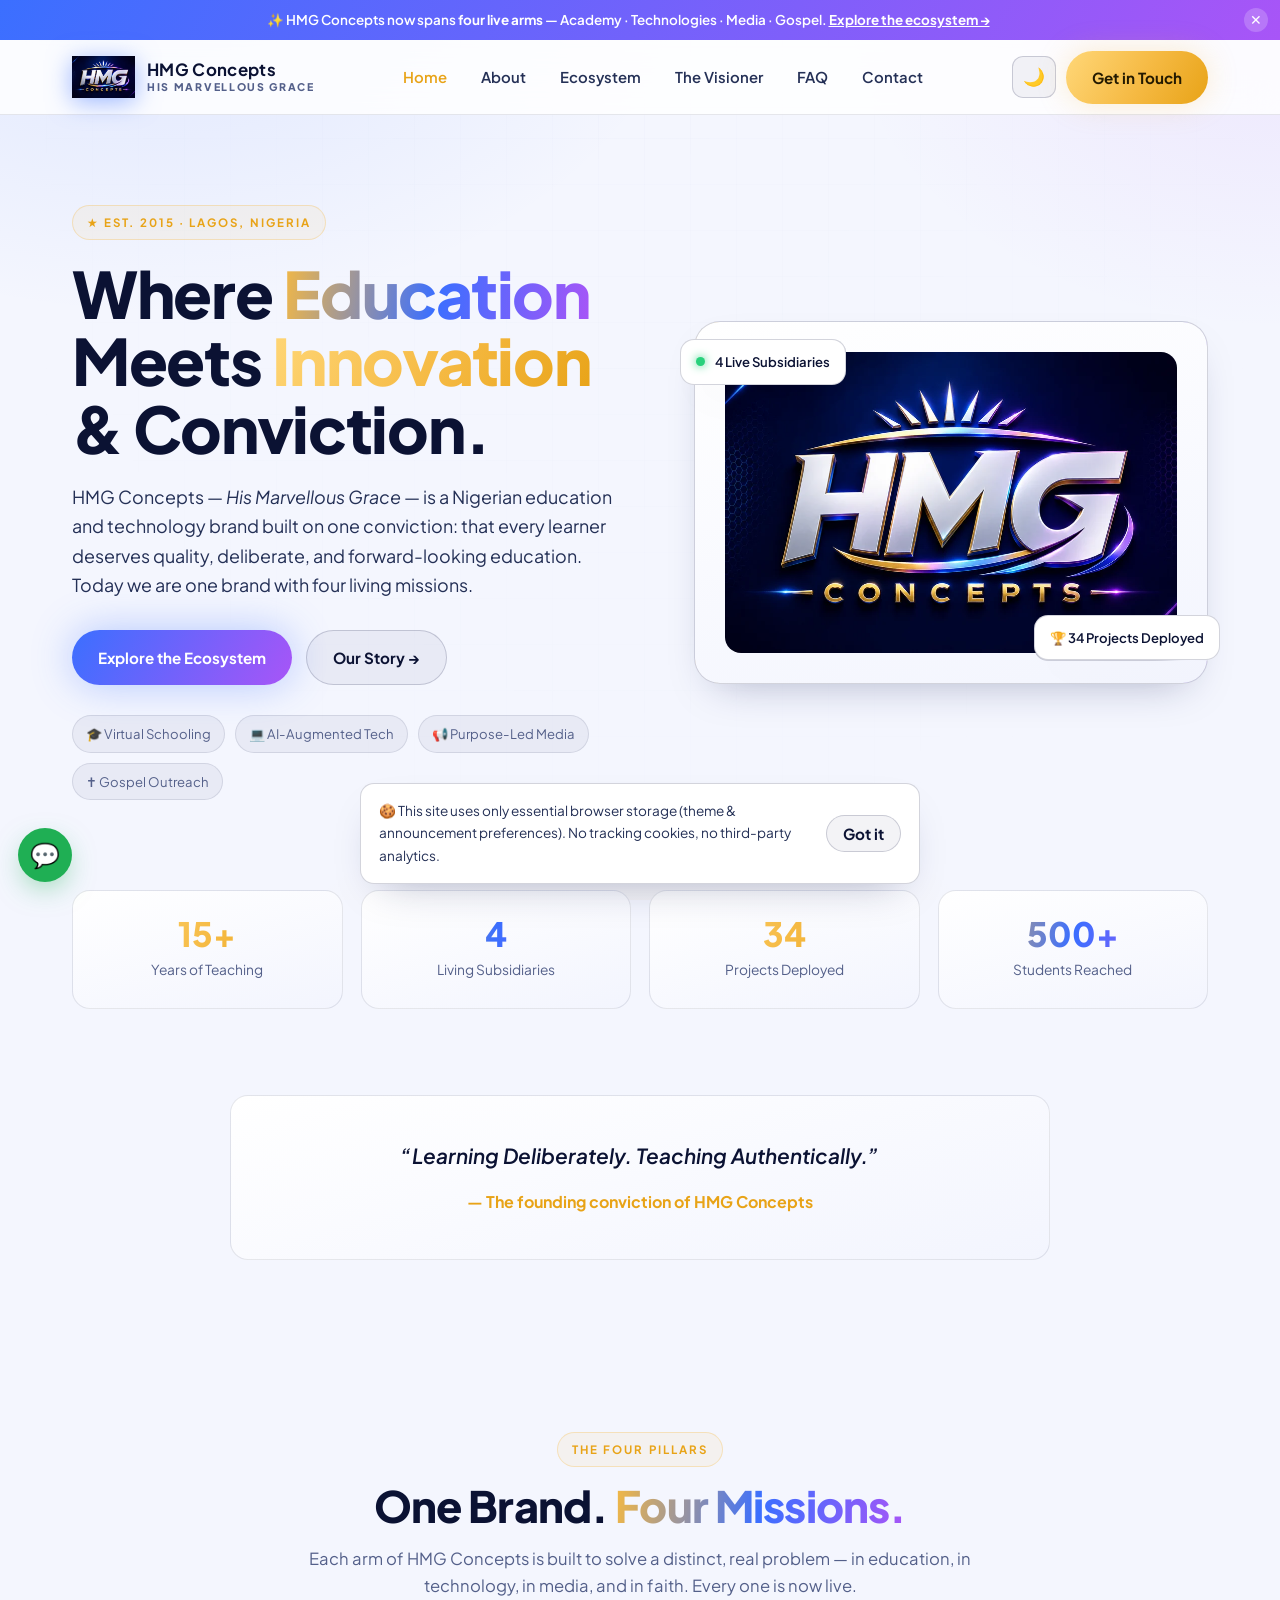
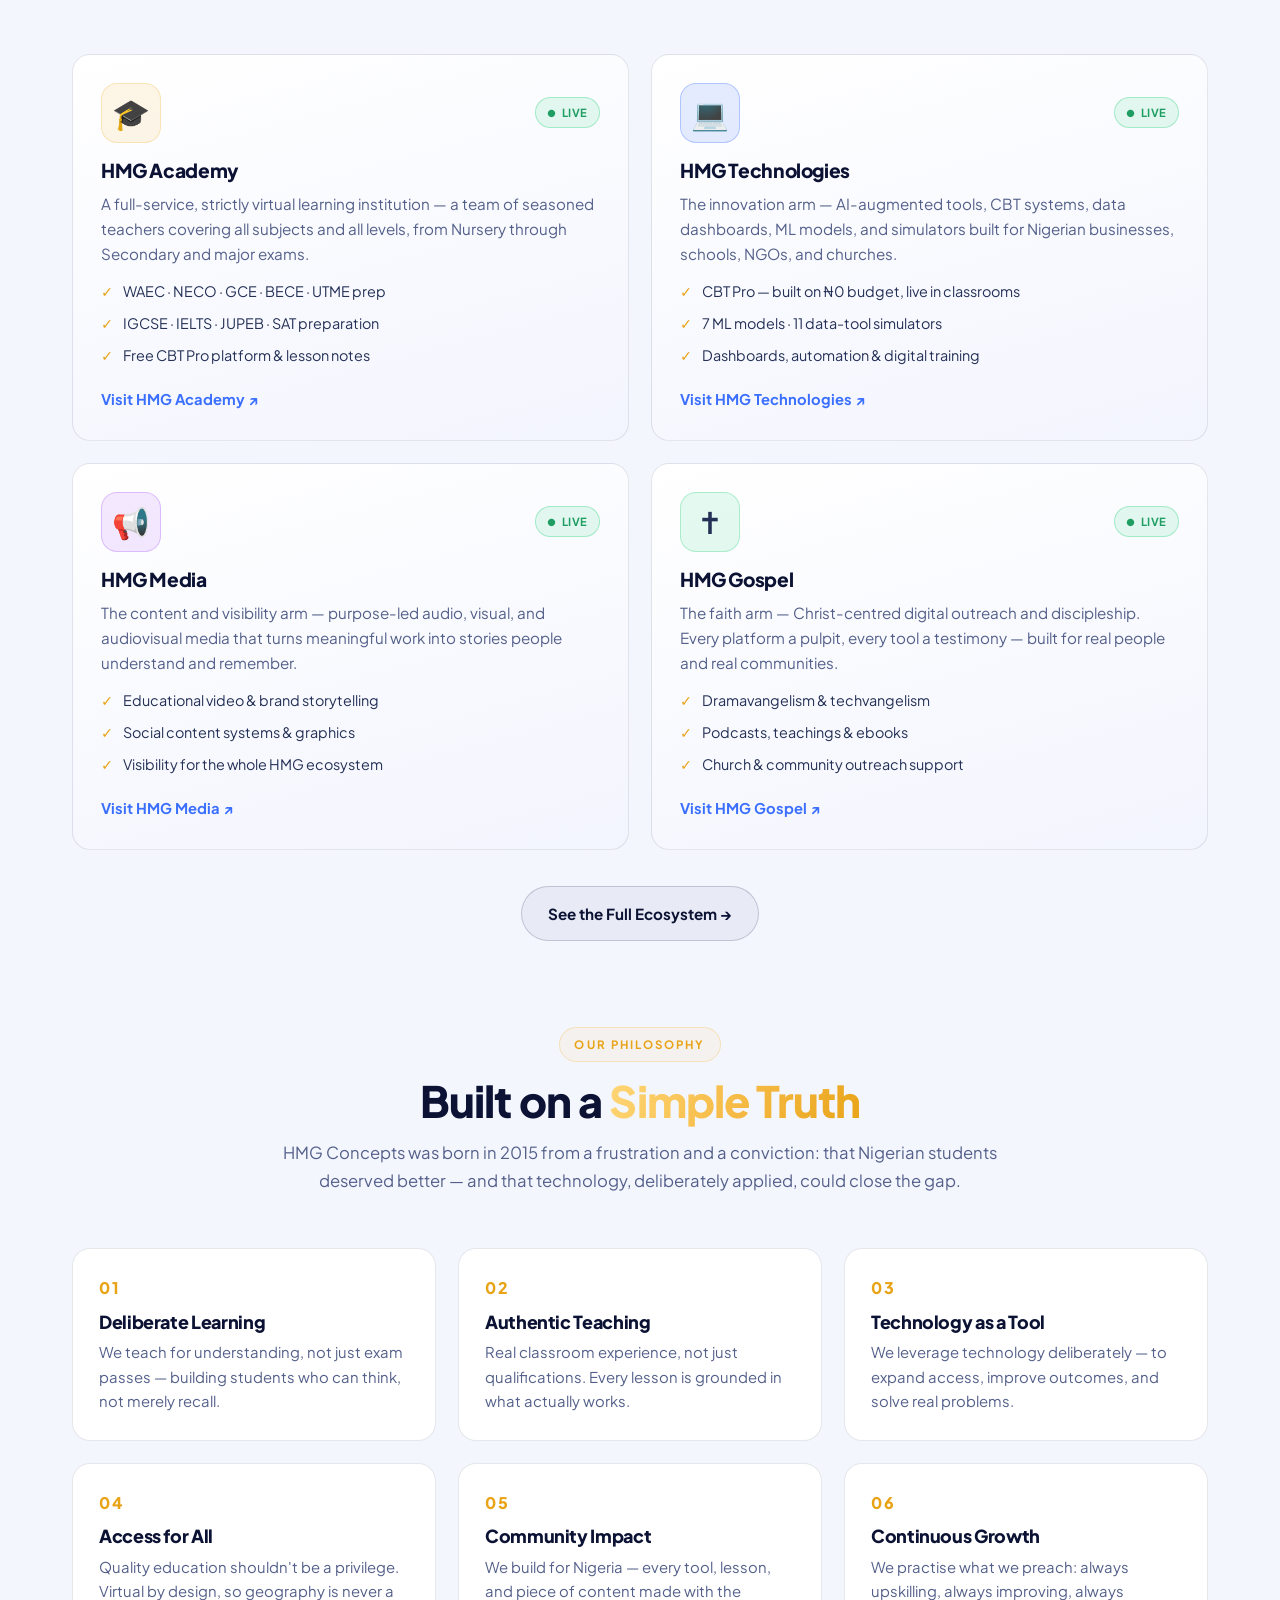
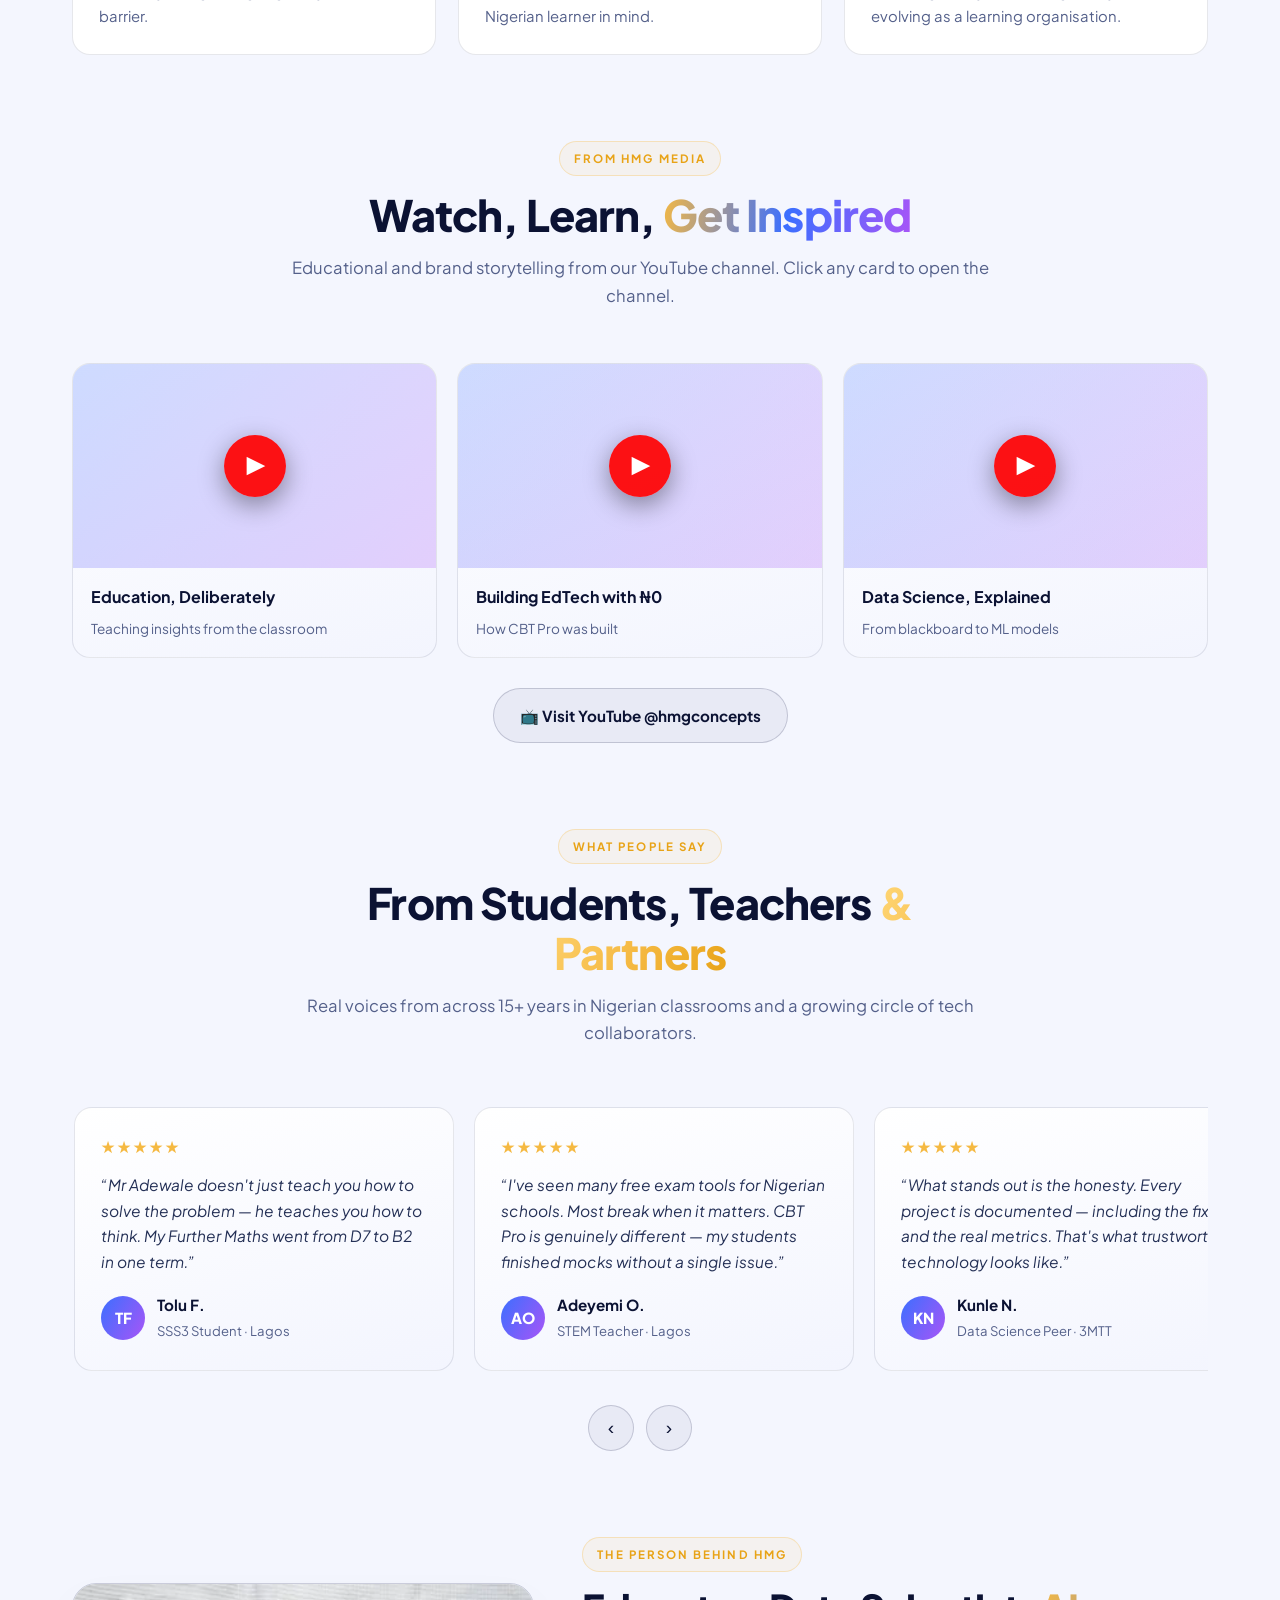
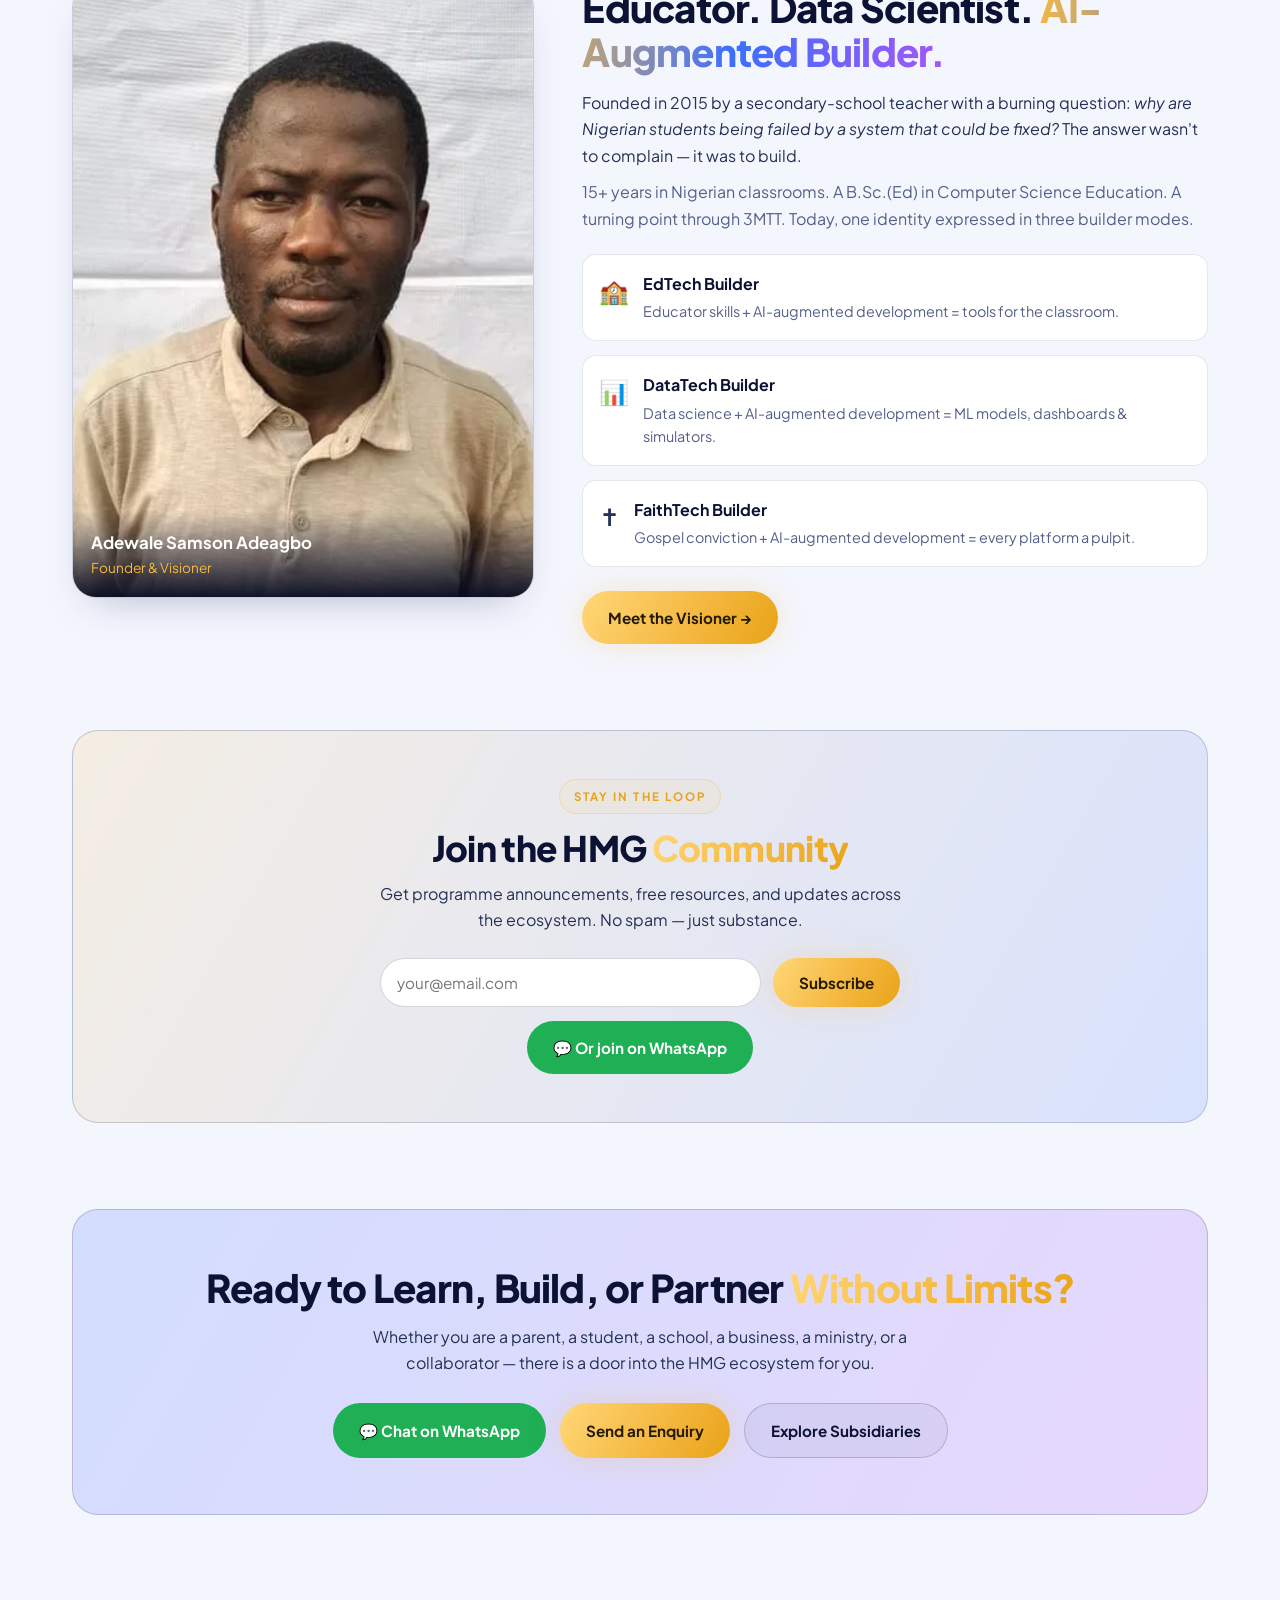
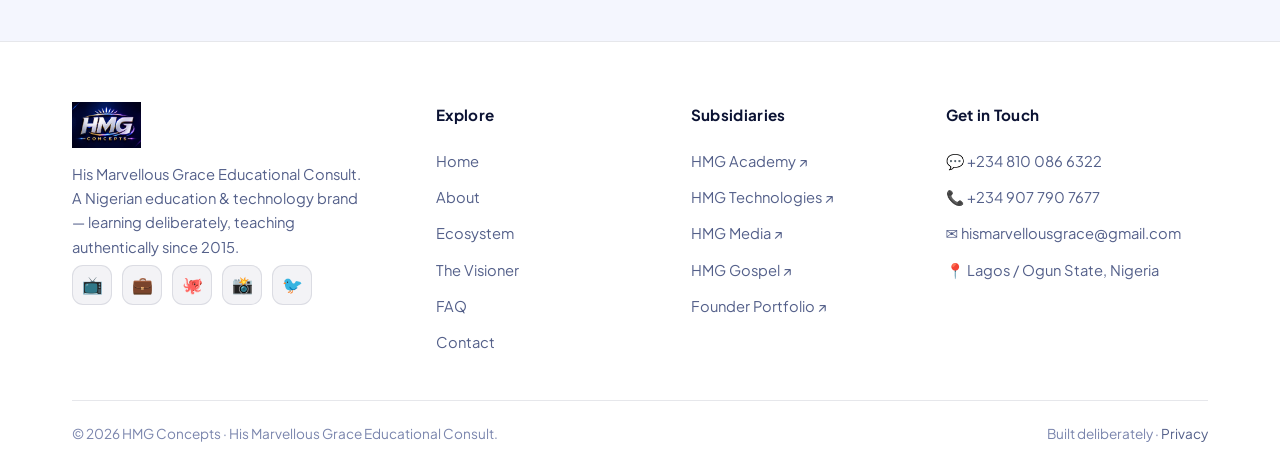
<file: index.html>
<!DOCTYPE html>
<html lang="en">
<head>
<meta charset="UTF-8">
<meta name="viewport" content="width=device-width,initial-scale=1">
<title>HMG Concepts | Education · Technology · Media · Gospel — Nigeria</title>
<meta name="description" content="HMG Concepts (His Marvellous Grace) is a Nigerian education and technology brand with four arms — HMG Academy, HMG Technologies, HMG Media, and HMG Gospel. Learning Deliberately. Teaching Authentically.">
<meta name="keywords" content="HMG Concepts, HMG Academy, HMG Technologies, HMG Media, HMG Gospel, virtual school Nigeria, EdTech Nigeria, CBT, data science, Adewale Adeagbo">
<meta name="author" content="Adewale Samson Adeagbo">
<meta name="theme-color" content="#070b22">
<link rel="canonical" href="https://hmgconcepts.pages.dev/">
<!-- Open Graph / Twitter -->
<meta property="og:site_name" content="HMG Concepts">
<meta property="og:title" content="HMG Concepts | Education · Technology · Media · Gospel">
<meta property="og:description" content="One brand. Four missions. A Nigerian education & technology ecosystem built on deliberate learning and authentic teaching.">
<meta property="og:type" content="website">
<meta property="og:url" content="https://hmgconcepts.pages.dev/">
<meta property="og:image" content="https://hmgconcepts.pages.dev/assets/images/og-cover.jpg">
<meta name="twitter:card" content="summary_large_image">
<meta name="twitter:title" content="HMG Concepts | Education · Technology · Media · Gospel">
<meta name="twitter:description" content="One brand. Four missions. Learning Deliberately. Teaching Authentically.">
<meta name="twitter:image" content="https://hmgconcepts.pages.dev/assets/images/og-cover.jpg">
<!-- Icons / PWA -->
<link rel="icon" href="favicon.ico" sizes="any">
<link rel="icon" type="image/png" href="assets/icons/icon-32.png">
<link rel="apple-touch-icon" href="assets/icons/apple-touch-icon.png">
<link rel="manifest" href="manifest.webmanifest">
<!-- Fonts -->
<link rel="preconnect" href="https://fonts.googleapis.com">
<link rel="preconnect" href="https://fonts.gstatic.com" crossorigin>
<link href="https://fonts.googleapis.com/css2?family=Plus+Jakarta+Sans:wght@400;500;600;700;800&display=swap" rel="stylesheet">
<link rel="stylesheet" href="assets/css/style.css">
<!-- Structured data (SEO) -->
<script type="application/ld+json">
{
  "@context":"https://schema.org",
  "@type":"EducationalOrganization",
  "name":"HMG Concepts",
  "alternateName":"His Marvellous Grace Educational Consult",
  "url":"https://hmgconcepts.pages.dev/",
  "logo":"https://hmgconcepts.pages.dev/assets/images/hmg-logo.png",
  "foundingDate":"2015",
  "founder":{"@type":"Person","name":"Adewale Samson Adeagbo"},
  "areaServed":"Nigeria",
  "address":{"@type":"PostalAddress","addressRegion":"Lagos / Ogun State","addressCountry":"NG"},
  "sameAs":[
    "https://hmgacademy.pages.dev/","https://hmgtechnologies.pages.dev/",
    "https://hmgmedia.pages.dev/","https://hmggospel.pages.dev/",
    "https://cssadewale.pages.dev/","https://youtube.com/@hmgconcepts",
    "https://linkedin.com/in/adewalesamsonadeagbo","https://github.com/cssadewale"
  ],
  "contactPoint":{"@type":"ContactPoint","telephone":"+234-810-086-6322","contactType":"customer service","areaServed":"NG"}
}
</script>
</head>
<body>
<div class="progress-bar"></div>
<a class="skip-link" href="#main">Skip to content</a>

<!-- Announcement -->
<div class="topbar">
  ✨ HMG Concepts now spans <strong>four live arms</strong> — Academy · Technologies · Media · Gospel.
  <a href="#ecosystem">Explore the ecosystem →</a>
  <button class="close" aria-label="Dismiss announcement">✕</button>
</div>

<!-- Header -->
<header class="nav">
  <div class="container nav-inner">
    <a class="brand" href="index.html" aria-label="HMG Concepts home">
      <picture><source srcset="assets/images/hmg-logo.webp" type="image/webp"><img src="assets/images/hmg-logo.png" alt="HMG Concepts logo"></picture>
      <span class="bt"><b>HMG Concepts</b><span>His Marvellous Grace</span></span>
    </a>
    <nav class="nav-links" id="navLinks" aria-label="Primary">
      <a href="index.html" class="active">Home</a>
      <a href="about.html">About</a>
      <a href="ecosystem.html">Ecosystem</a>
      <a href="founder.html">The Visioner</a>
      <a href="faq.html">FAQ</a>
      <a href="contact.html">Contact</a>
    </nav>
    <div class="nav-cta">
      <button class="theme-toggle" data-theme-btn aria-label="Toggle light/dark theme"><span data-theme-icon>☀️</span></button>
      <a href="contact.html" class="btn btn-primary">Get in Touch</a>
      <button class="nav-toggle" id="navToggle" aria-label="Open menu"><span></span><span></span><span></span></button>
    </div>
  </div>
</header>

<main id="main">

<!-- Hero -->
<section class="hero">
  <div class="container hero-grid">
    <div class="reveal">
      <span class="eyebrow">★ Est. 2015 · Lagos, Nigeria</span>
      <h1>Where <span class="grad-text">Education</span> Meets <span class="gold-text">Innovation</span> &amp; Conviction.</h1>
      <p class="lead">HMG Concepts — <em>His Marvellous Grace</em> — is a Nigerian education and technology brand built on one conviction: that every learner deserves quality, deliberate, and forward-looking education. Today we are one brand with four living missions.</p>
      <div class="hero-cta">
        <a href="#ecosystem" class="btn btn-blue">Explore the Ecosystem</a>
        <a href="about.html" class="btn btn-ghost">Our Story →</a>
      </div>
      <div class="hero-tags">
        <span>🎓 Virtual Schooling</span>
        <span>💻 AI-Augmented Tech</span>
        <span>📢 Purpose-Led Media</span>
        <span>✝️ Gospel Outreach</span>
      </div>
    </div>
    <div class="hero-visual reveal">
      <div class="hero-logo-card">
        <picture><source srcset="assets/images/hmg-logo.webp" type="image/webp"><img src="assets/images/hmg-logo.png" alt="HMG Concepts brand mark"></picture>
      </div>
      <div class="float-badge fb-1"><span class="dot"></span> 4 Live Subsidiaries</div>
      <div class="float-badge fb-2">🏆 34 Projects Deployed</div>
    </div>
  </div>
</section>

<!-- Stats -->
<section class="section" style="padding-top:20px">
  <div class="container">
    <div class="stats">
      <div class="stat reveal"><b class="gold-text" data-count="15" data-suffix="+">0</b><span>Years of Teaching</span></div>
      <div class="stat reveal"><b class="grad-text" data-count="4">0</b><span>Living Subsidiaries</span></div>
      <div class="stat reveal"><b class="gold-text" data-count="34">0</b><span>Projects Deployed</span></div>
      <div class="stat reveal"><b class="grad-text" data-count="500" data-suffix="+">0</b><span>Students Reached</span></div>
    </div>
  </div>
</section>

<!-- Philosophy quote -->
<section class="section" style="padding-top:0">
  <div class="container">
    <div class="quote reveal">
      <p>“Learning Deliberately. Teaching Authentically.”</p>
      <div class="by">— The founding conviction of HMG Concepts</div>
    </div>
  </div>
</section>

<!-- Ecosystem -->
<section class="section" id="ecosystem">
  <div class="container">
    <div class="section-head reveal">
      <span class="eyebrow">The Four Pillars</span>
      <h2>One Brand. <span class="grad-text">Four Missions.</span></h2>
      <p>Each arm of HMG Concepts is built to solve a distinct, real problem — in education, in technology, in media, and in faith. Every one is now live.</p>
    </div>
    <div class="grid g-2">

      <article class="card sub-card reveal">
        <div class="top"><div class="sub-icon si-academy">🎓</div><span class="badge live">Live</span></div>
        <h3>HMG Academy</h3>
        <p>A full-service, strictly virtual learning institution — a team of seasoned teachers covering all subjects and all levels, from Nursery through Secondary and major exams.</p>
        <ul class="feat">
          <li>WAEC · NECO · GCE · BECE · UTME prep</li>
          <li>IGCSE · IELTS · JUPEB · SAT preparation</li>
          <li>Free CBT Pro platform &amp; lesson notes</li>
        </ul>
        <a class="link" href="https://hmgacademy.pages.dev/" target="_blank" rel="noopener">Visit HMG Academy ↗</a>
      </article>

      <article class="card sub-card reveal">
        <div class="top"><div class="sub-icon si-tech">💻</div><span class="badge live">Live</span></div>
        <h3>HMG Technologies</h3>
        <p>The innovation arm — AI-augmented tools, CBT systems, data dashboards, ML models, and simulators built for Nigerian businesses, schools, NGOs, and churches.</p>
        <ul class="feat">
          <li>CBT Pro — built on ₦0 budget, live in classrooms</li>
          <li>7 ML models · 11 data-tool simulators</li>
          <li>Dashboards, automation &amp; digital training</li>
        </ul>
        <a class="link" href="https://hmgtechnologies.pages.dev/" target="_blank" rel="noopener">Visit HMG Technologies ↗</a>
      </article>

      <article class="card sub-card reveal">
        <div class="top"><div class="sub-icon si-media">📢</div><span class="badge live">Live</span></div>
        <h3>HMG Media</h3>
        <p>The content and visibility arm — purpose-led audio, visual, and audiovisual media that turns meaningful work into stories people understand and remember.</p>
        <ul class="feat">
          <li>Educational video &amp; brand storytelling</li>
          <li>Social content systems &amp; graphics</li>
          <li>Visibility for the whole HMG ecosystem</li>
        </ul>
        <a class="link" href="https://hmgmedia.pages.dev/" target="_blank" rel="noopener">Visit HMG Media ↗</a>
      </article>

      <article class="card sub-card reveal">
        <div class="top"><div class="sub-icon si-gospel">✝️</div><span class="badge live">Live</span></div>
        <h3>HMG Gospel</h3>
        <p>The faith arm — Christ-centred digital outreach and discipleship. Every platform a pulpit, every tool a testimony — built for real people and real communities.</p>
        <ul class="feat">
          <li>Dramavangelism &amp; techvangelism</li>
          <li>Podcasts, teachings &amp; ebooks</li>
          <li>Church &amp; community outreach support</li>
        </ul>
        <a class="link" href="https://hmggospel.pages.dev/" target="_blank" rel="noopener">Visit HMG Gospel ↗</a>
      </article>

    </div>
    <div class="center" style="margin-top:36px">
      <a href="ecosystem.html" class="btn btn-ghost">See the Full Ecosystem →</a>
    </div>
  </div>
</section>

<!-- Values teaser -->
<section class="section" style="padding-top:0">
  <div class="container">
    <div class="section-head reveal">
      <span class="eyebrow">Our Philosophy</span>
      <h2>Built on a <span class="gold-text">Simple Truth</span></h2>
      <p>HMG Concepts was born in 2015 from a frustration and a conviction: that Nigerian students deserved better — and that technology, deliberately applied, could close the gap.</p>
    </div>
    <div class="grid g-3">
      <div class="value reveal"><div class="num">01</div><h3>Deliberate Learning</h3><p>We teach for understanding, not just exam passes — building students who can think, not merely recall.</p></div>
      <div class="value reveal"><div class="num">02</div><h3>Authentic Teaching</h3><p>Real classroom experience, not just qualifications. Every lesson is grounded in what actually works.</p></div>
      <div class="value reveal"><div class="num">03</div><h3>Technology as a Tool</h3><p>We leverage technology deliberately — to expand access, improve outcomes, and solve real problems.</p></div>
      <div class="value reveal"><div class="num">04</div><h3>Access for All</h3><p>Quality education shouldn't be a privilege. Virtual by design, so geography is never a barrier.</p></div>
      <div class="value reveal"><div class="num">05</div><h3>Community Impact</h3><p>We build for Nigeria — every tool, lesson, and piece of content made with the Nigerian learner in mind.</p></div>
      <div class="value reveal"><div class="num">06</div><h3>Continuous Growth</h3><p>We practise what we preach: always upskilling, always improving, always evolving as a learning organisation.</p></div>
    </div>
  </div>
</section>

<!-- VIDEO STRIP (HMG Media / YouTube) -->
<section class="section" style="padding-top:0">
  <div class="container">
    <div class="section-head reveal">
      <span class="eyebrow">From HMG Media</span>
      <h2>Watch, Learn, <span class="grad-text">Get Inspired</span></h2>
      <p>Educational and brand storytelling from our YouTube channel. Click any card to open the channel.</p>
    </div>
    <div class="vid-grid">
      <a class="vid reveal" href="https://youtube.com/@hmgconcepts" target="_blank" rel="noopener">
        <div class="thumb"><div class="play">▶</div></div>
        <div class="meta"><b>Education, Deliberately</b><span>Teaching insights from the classroom</span></div>
      </a>
      <a class="vid reveal" href="https://youtube.com/@hmgconcepts" target="_blank" rel="noopener">
        <div class="thumb"><div class="play">▶</div></div>
        <div class="meta"><b>Building EdTech with ₦0</b><span>How CBT Pro was built</span></div>
      </a>
      <a class="vid reveal" href="https://youtube.com/@hmgconcepts" target="_blank" rel="noopener">
        <div class="thumb"><div class="play">▶</div></div>
        <div class="meta"><b>Data Science, Explained</b><span>From blackboard to ML models</span></div>
      </a>
    </div>
    <div class="center" style="margin-top:30px"><a href="https://youtube.com/@hmgconcepts" target="_blank" rel="noopener" class="btn btn-ghost">📺 Visit YouTube @hmgconcepts</a></div>
  </div>
</section>

<!-- TESTIMONIALS -->
<section class="section" style="padding-top:0">
  <div class="container">
    <div class="section-head reveal">
      <span class="eyebrow">What People Say</span>
      <h2>From Students, Teachers <span class="gold-text">&amp; Partners</span></h2>
      <p>Real voices from across 15+ years in Nigerian classrooms and a growing circle of tech collaborators.</p>
    </div>
    <div class="tcar reveal">
      <div class="tcar-track">
        <div class="tcar-card">
          <div class="stars">★★★★★</div>
          <p>“Mr Adewale doesn't just teach you how to solve the problem — he teaches you how to think. My Further Maths went from D7 to B2 in one term.”</p>
          <div class="tcar-who"><div class="tcar-av">TF</div><div><b>Tolu F.</b><span>SSS3 Student · Lagos</span></div></div>
        </div>
        <div class="tcar-card">
          <div class="stars">★★★★★</div>
          <p>“I've seen many free exam tools for Nigerian schools. Most break when it matters. CBT Pro is genuinely different — my students finished mocks without a single issue.”</p>
          <div class="tcar-who"><div class="tcar-av">AO</div><div><b>Adeyemi O.</b><span>STEM Teacher · Lagos</span></div></div>
        </div>
        <div class="tcar-card">
          <div class="stars">★★★★★</div>
          <p>“What stands out is the honesty. Every project is documented — including the fixes and the real metrics. That's what trustworthy technology looks like.”</p>
          <div class="tcar-who"><div class="tcar-av">KN</div><div><b>Kunle N.</b><span>Data Science Peer · 3MTT</span></div></div>
        </div>
        <div class="tcar-card">
          <div class="stars">★★★★★</div>
          <p>“The data-tool simulators were exactly what our trainees needed. No installation, no cost, no barriers — they could practise from any device.”</p>
          <div class="tcar-who"><div class="tcar-av">FA</div><div><b>Funke A.</b><span>Training Coordinator · Lagos</span></div></div>
        </div>
        <div class="tcar-card">
          <div class="stars">★★★★★</div>
          <p>“Everything is built with genuine care for the Nigerian context — slow internet, low-end devices, real classroom chaos. That thinking is rare.”</p>
          <div class="tcar-who"><div class="tcar-av">BO</div><div><b>Biodun O.</b><span>School Administrator · Ogun</span></div></div>
        </div>
      </div>
      <div class="tcar-nav">
        <button class="tcar-btn" data-tcar="prev" aria-label="Previous testimonial">‹</button>
        <button class="tcar-btn" data-tcar="next" aria-label="Next testimonial">›</button>
      </div>
    </div>
  </div>
</section>

<!-- Founder teaser -->
<section class="section" style="padding-top:0">
  <div class="container">
    <div class="founder-wrap">
      <div class="founder-photo reveal">
        <picture><source srcset="assets/images/founder.webp" type="image/webp"><img src="assets/images/founder.jpg" alt="Adewale Samson Adeagbo, Founder of HMG Concepts"></picture>
        <div class="ribbon"><b>Adewale Samson Adeagbo</b><span>Founder &amp; Visioner</span></div>
      </div>
      <div class="reveal">
        <span class="eyebrow">The Person Behind HMG</span>
        <h2 style="font-size:clamp(1.6rem,3.6vw,2.4rem);margin:14px 0 16px">Educator. Data Scientist. <span class="grad-text">AI-Augmented Builder.</span></h2>
        <p style="color:var(--silver);margin-bottom:10px">Founded in 2015 by a secondary-school teacher with a burning question: <em>why are Nigerian students being failed by a system that could be fixed?</em> The answer wasn't to complain — it was to build.</p>
        <p style="color:var(--muted)">15+ years in Nigerian classrooms. A B.Sc.(Ed) in Computer Science Education. A turning point through 3MTT. Today, one identity expressed in three builder modes.</p>
        <div class="modes">
          <div class="mode"><span class="e">🏫</span><div><b>EdTech Builder</b><p>Educator skills + AI-augmented development = tools for the classroom.</p></div></div>
          <div class="mode"><span class="e">📊</span><div><b>DataTech Builder</b><p>Data science + AI-augmented development = ML models, dashboards &amp; simulators.</p></div></div>
          <div class="mode"><span class="e">✝️</span><div><b>FaithTech Builder</b><p>Gospel conviction + AI-augmented development = every platform a pulpit.</p></div></div>
        </div>
        <a href="founder.html" class="btn btn-primary" style="margin-top:24px">Meet the Visioner →</a>
      </div>
    </div>
  </div>
</section>

<!-- NEWSLETTER / COMMUNITY -->
<section class="section" style="padding-top:0">
  <div class="container">
    <div class="news-band reveal">
      <span class="eyebrow">Stay in the Loop</span>
      <h2 style="margin-top:14px">Join the HMG <span class="gold-text">Community</span></h2>
      <p>Get programme announcements, free resources, and updates across the ecosystem. No spam — just substance.</p>
      <form class="news-form" id="newsForm">
        <input type="email" name="email" placeholder="your@email.com" aria-label="Email address" required>
        <button class="btn btn-primary" type="submit">Subscribe</button>
      </form>
      <div class="form-msg" style="margin-top:14px"></div>
      <div style="margin-top:14px"><a href="https://wa.me/2348100866322" target="_blank" rel="noopener" class="btn btn-wa">💬 Or join on WhatsApp</a></div>
    </div>
  </div>
</section>

<!-- CTA -->
<section class="section" style="padding-top:0">
  <div class="container">
    <div class="cta-band reveal">
      <h2>Ready to Learn, Build, or Partner <span class="gold-text">Without Limits?</span></h2>
      <p>Whether you are a parent, a student, a school, a business, a ministry, or a collaborator — there is a door into the HMG ecosystem for you.</p>
      <div class="cta-actions">
        <a href="https://wa.me/2348100866322" class="btn btn-wa" target="_blank" rel="noopener">💬 Chat on WhatsApp</a>
        <a href="contact.html" class="btn btn-primary">Send an Enquiry</a>
        <a href="ecosystem.html" class="btn btn-ghost">Explore Subsidiaries</a>
      </div>
    </div>
  </div>
</section>

</main>

<!-- FOOTER -->
<footer class="site">
  <div class="container">
    <div class="foot-grid">
      <div class="foot-brand">
        <picture><source srcset="assets/images/hmg-logo.webp" type="image/webp"><img src="assets/images/hmg-logo.png" alt="HMG Concepts"></picture>
        <p>His Marvellous Grace Educational Consult. A Nigerian education &amp; technology brand — learning deliberately, teaching authentically since 2015.</p>
        <div class="socials">
          <a href="https://youtube.com/@hmgconcepts" target="_blank" rel="noopener" title="YouTube" aria-label="YouTube">📺</a>
          <a href="https://linkedin.com/in/adewalesamsonadeagbo" target="_blank" rel="noopener" title="LinkedIn" aria-label="LinkedIn">💼</a>
          <a href="https://github.com/cssadewale" target="_blank" rel="noopener" title="GitHub" aria-label="GitHub">🐙</a>
          <a href="https://instagram.com/cssadewale" target="_blank" rel="noopener" title="Instagram" aria-label="Instagram">📸</a>
          <a href="https://x.com/cssadewale" target="_blank" rel="noopener" title="X" aria-label="X">🐦</a>
        </div>
      </div>
      <div class="foot-col">
        <h5>Explore</h5>
        <a href="index.html">Home</a>
        <a href="about.html">About</a>
        <a href="ecosystem.html">Ecosystem</a>
        <a href="founder.html">The Visioner</a>
        <a href="faq.html">FAQ</a>
        <a href="contact.html">Contact</a>
      </div>
      <div class="foot-col">
        <h5>Subsidiaries</h5>
        <a href="https://hmgacademy.pages.dev/" target="_blank" rel="noopener">HMG Academy ↗</a>
        <a href="https://hmgtechnologies.pages.dev/" target="_blank" rel="noopener">HMG Technologies ↗</a>
        <a href="https://hmgmedia.pages.dev/" target="_blank" rel="noopener">HMG Media ↗</a>
        <a href="https://hmggospel.pages.dev/" target="_blank" rel="noopener">HMG Gospel ↗</a>
        <a href="https://cssadewale.pages.dev/" target="_blank" rel="noopener">Founder Portfolio ↗</a>
      </div>
      <div class="foot-col">
        <h5>Get in Touch</h5>
        <a href="https://wa.me/2348100866322" target="_blank" rel="noopener">💬 +234 810 086 6322</a>
        <a href="tel:+2349077907677">📞 +234 907 790 7677</a>
        <a href="mailto:hismarvellousgrace@gmail.com">✉️ hismarvellousgrace@gmail.com</a>
        <a href="https://www.google.com/maps/search/Lagos+Nigeria" target="_blank" rel="noopener">📍 Lagos / Ogun State, Nigeria</a>
      </div>
    </div>
    <div class="foot-bottom">
      <span>© <span data-year>2026</span> HMG Concepts · His Marvellous Grace Educational Consult.</span>
      <span>Built deliberately · <a href="privacy.html">Privacy</a></span>
    </div>
  </div>
</footer>

<div class="notice">
  <span>🍪 This site uses only essential browser storage (theme &amp; announcement preferences). No tracking cookies, no third-party analytics.</span>
  <button class="btn btn-ghost" style="padding:8px 16px">Got it</button>
</div>
<a class="fab-wa" href="https://wa.me/2348100866322" target="_blank" rel="noopener" aria-label="Chat on WhatsApp">💬</a>
<button class="scroll-top" aria-label="Back to top">↑</button>

<script src="assets/js/main.js"></script>
<script>
/* Register service worker for offline support (free, no API) */
if('serviceWorker' in navigator){window.addEventListener('load',()=>{navigator.serviceWorker.register('sw.js').catch(()=>{});});}
</script>
</body>
</html>
</file>
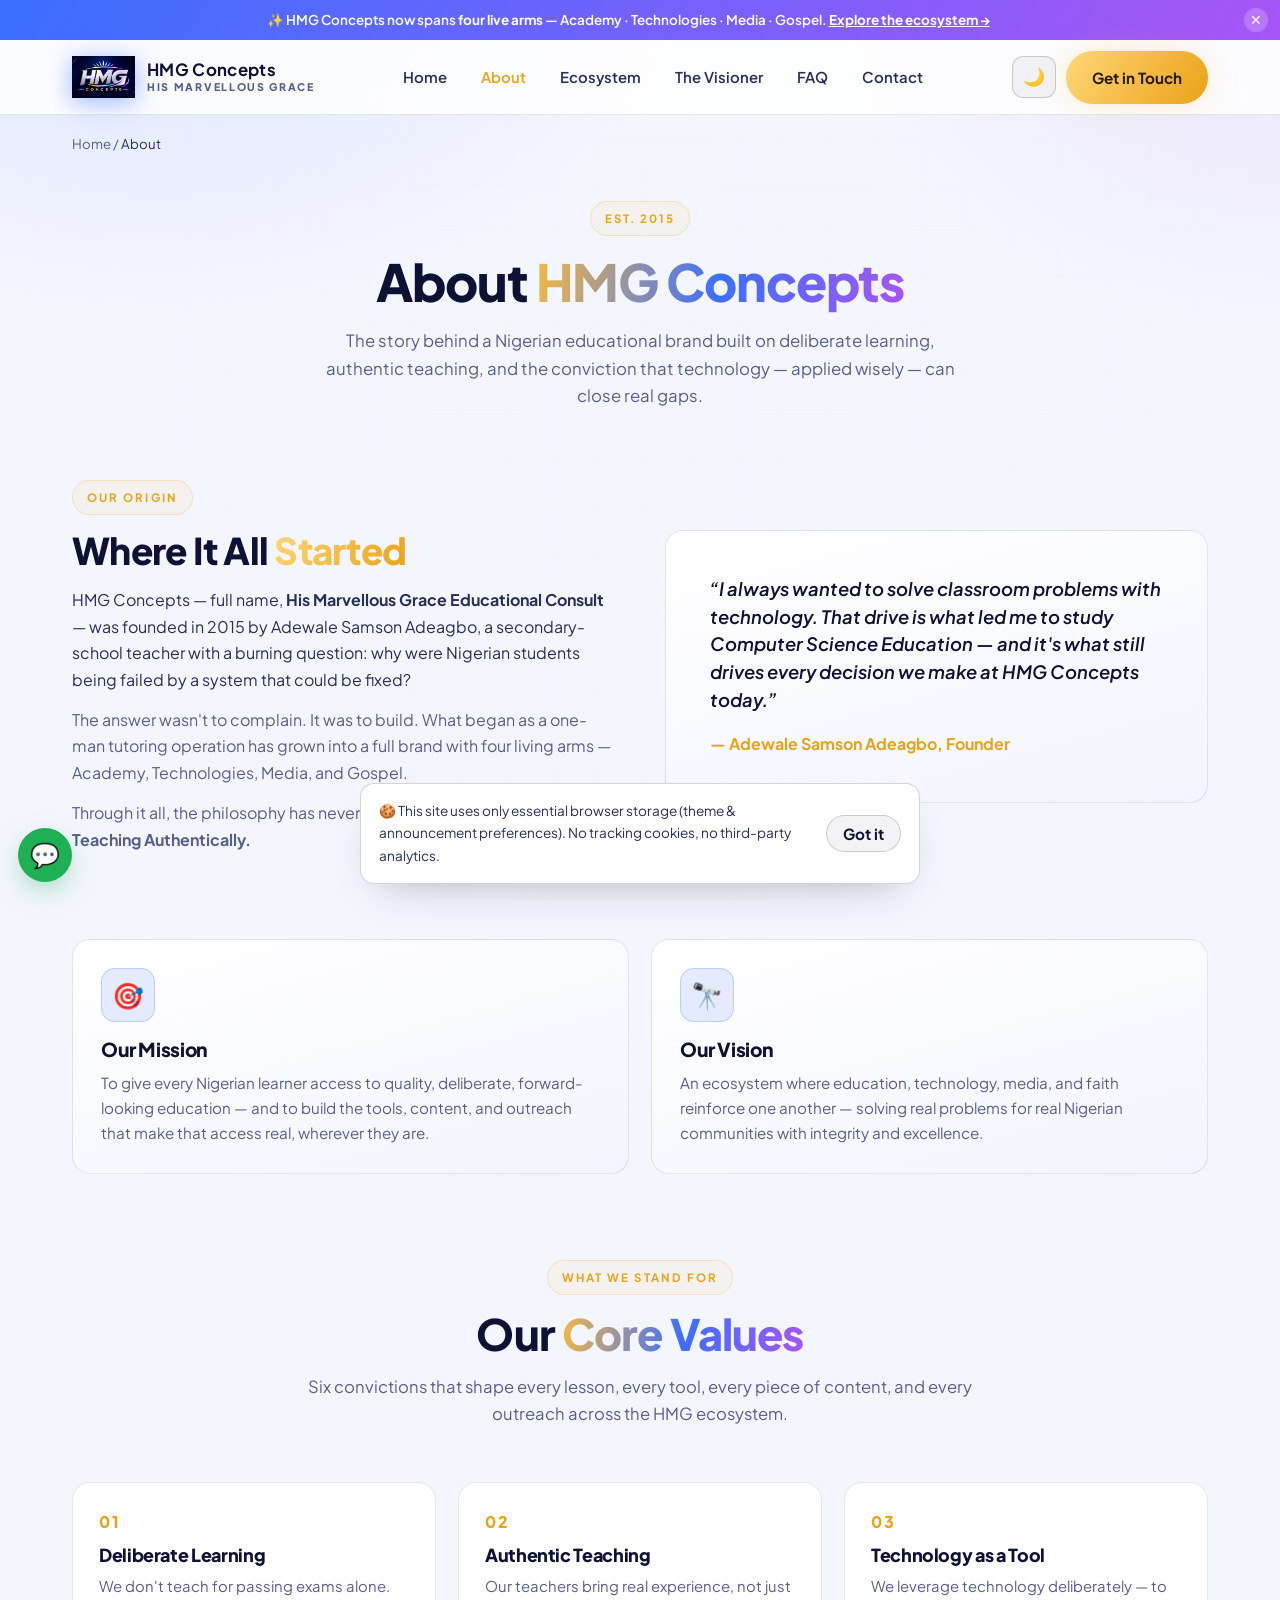
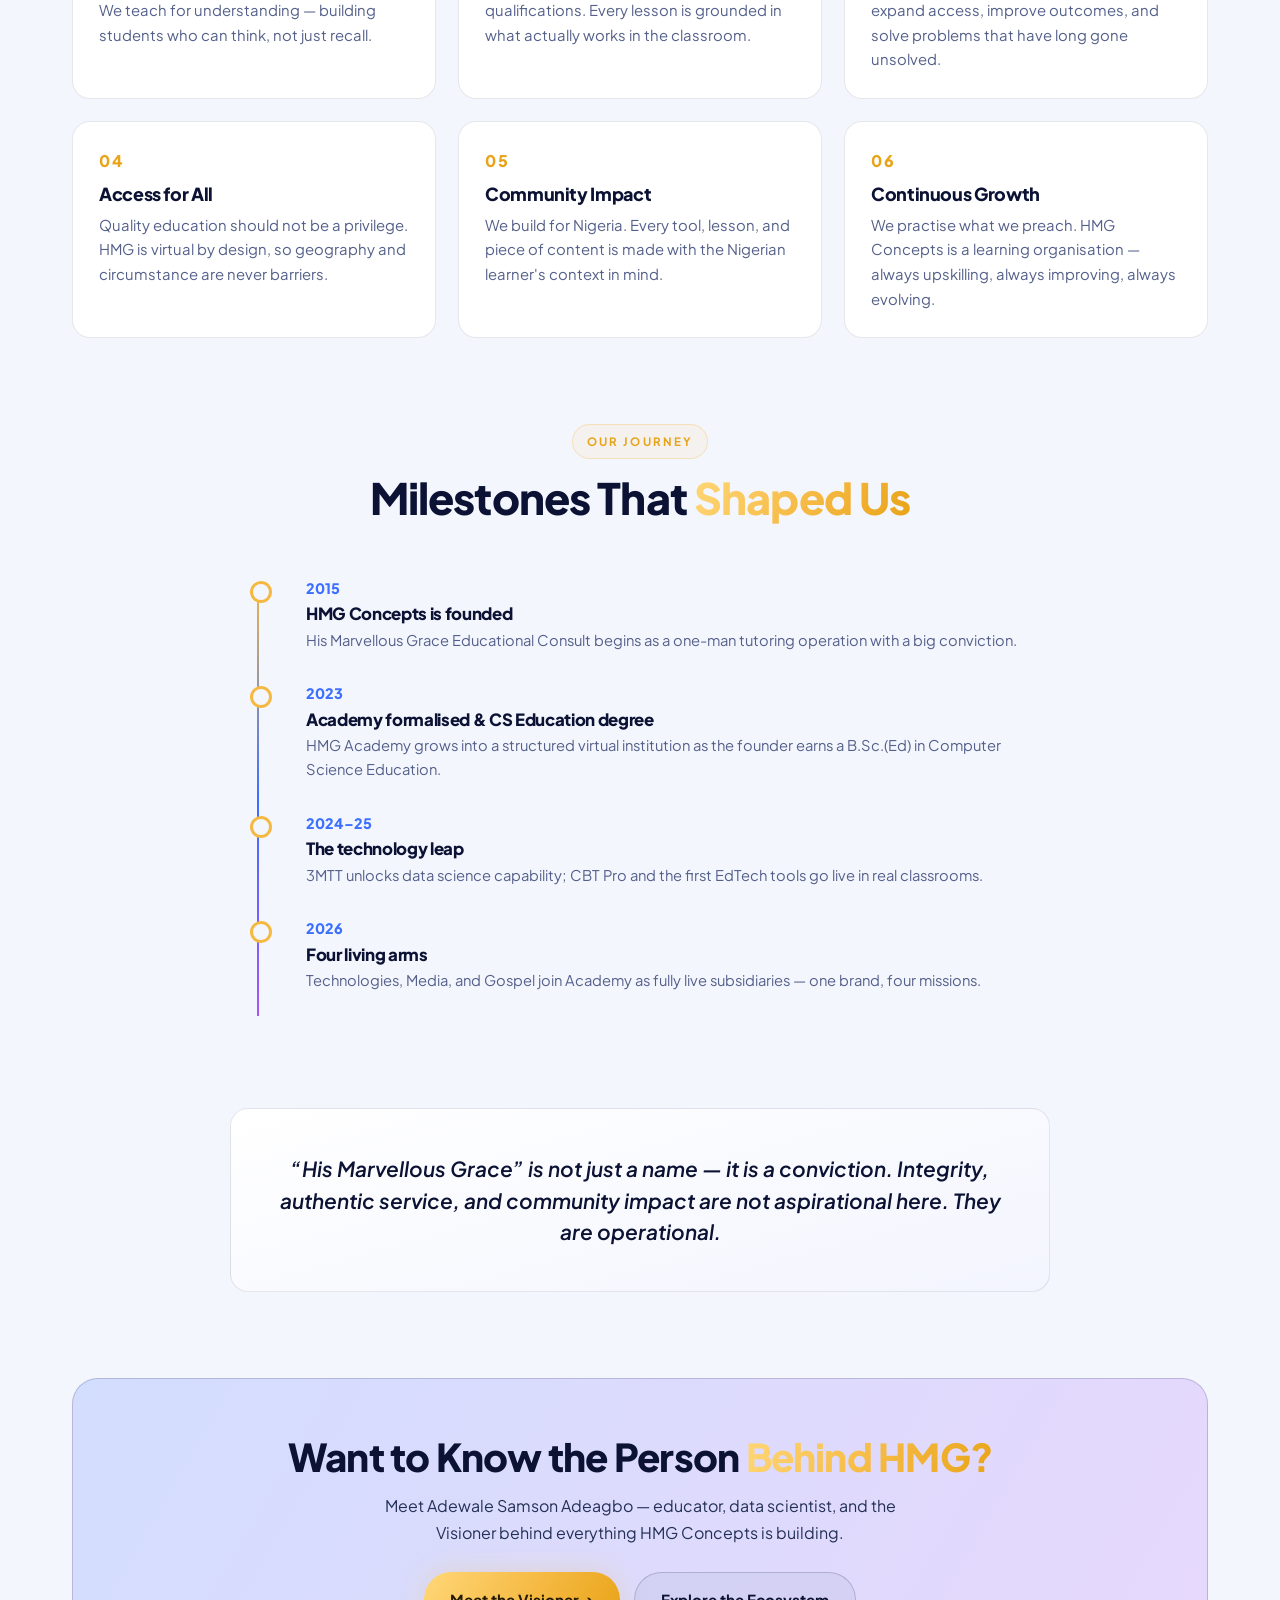
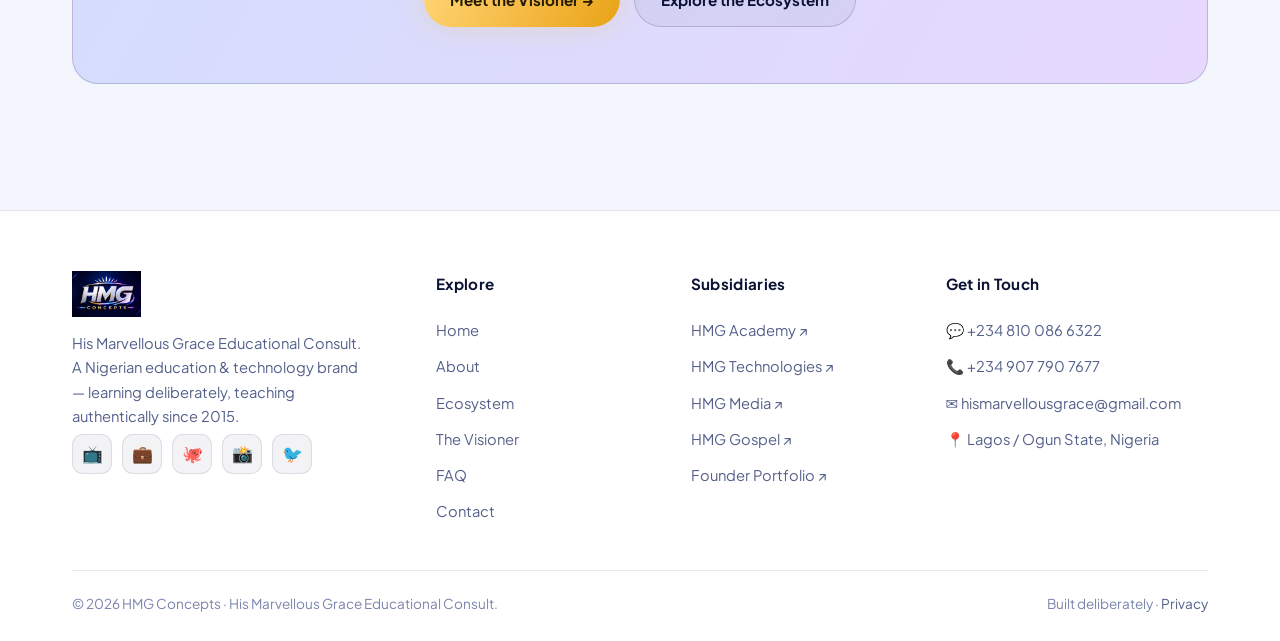
<file: about.html>
<!DOCTYPE html>
<html lang="en">
<head>
<meta charset="UTF-8">
<meta name="viewport" content="width=device-width,initial-scale=1">
<title>About | HMG Concepts — His Marvellous Grace</title>
<meta name="description" content="The story behind HMG Concepts — a Nigerian educational brand founded in 2015 on deliberate learning and authentic teaching, now spanning four arms.">
<meta name="theme-color" content="#070b22">
<link rel="canonical" href="https://hmgconcepts.pages.dev/about.html">
<meta property="og:title" content="About HMG Concepts">
<meta property="og:description" content="A Nigerian educational brand built on deliberate learning and authentic teaching since 2015.">
<meta property="og:image" content="https://hmgconcepts.pages.dev/assets/images/og-cover.jpg">
<meta name="twitter:card" content="summary_large_image">
<link rel="icon" href="favicon.ico" sizes="any">
<link rel="icon" type="image/png" href="assets/icons/icon-32.png">
<link rel="apple-touch-icon" href="assets/icons/apple-touch-icon.png">
<link rel="manifest" href="manifest.webmanifest">
<link rel="preconnect" href="https://fonts.googleapis.com">
<link rel="preconnect" href="https://fonts.gstatic.com" crossorigin>
<link href="https://fonts.googleapis.com/css2?family=Plus+Jakarta+Sans:wght@400;500;600;700;800&display=swap" rel="stylesheet">
<link rel="stylesheet" href="assets/css/style.css">
</head>
<body>
<div class="progress-bar"></div>
<a class="skip-link" href="#main">Skip to content</a>

<div class="topbar">
  ✨ HMG Concepts now spans <strong>four live arms</strong> — Academy · Technologies · Media · Gospel.
  <a href="ecosystem.html">Explore the ecosystem →</a>
  <button class="close" aria-label="Dismiss announcement">✕</button>
</div>

<header class="nav">
  <div class="container nav-inner">
    <a class="brand" href="index.html" aria-label="HMG Concepts home">
      <picture><source srcset="assets/images/hmg-logo.webp" type="image/webp"><img src="assets/images/hmg-logo.png" alt="HMG Concepts logo"></picture>
      <span class="bt"><b>HMG Concepts</b><span>His Marvellous Grace</span></span>
    </a>
    <nav class="nav-links" id="navLinks" aria-label="Primary">
      <a href="index.html">Home</a>
      <a href="about.html" class="active">About</a>
      <a href="ecosystem.html">Ecosystem</a>
      <a href="founder.html">The Visioner</a>
      <a href="faq.html">FAQ</a>
      <a href="contact.html">Contact</a>
    </nav>
    <div class="nav-cta">
      <button class="theme-toggle" data-theme-btn aria-label="Toggle light/dark theme"><span data-theme-icon>☀️</span></button>
      <a href="contact.html" class="btn btn-primary">Get in Touch</a>
      <button class="nav-toggle" id="navToggle" aria-label="Open menu"><span></span><span></span><span></span></button>
    </div>
  </div>
</header>

<main id="main">
<div class="container"><nav class="crumb"><a href="index.html">Home</a> / <span>About</span></nav></div>

<section class="page-hero">
  <div class="container reveal">
    <span class="eyebrow">Est. 2015</span>
    <h1>About <span class="grad-text">HMG Concepts</span></h1>
    <p>The story behind a Nigerian educational brand built on deliberate learning, authentic teaching, and the conviction that technology — applied wisely — can close real gaps.</p>
  </div>
</section>

<section class="section" style="padding-top:40px">
  <div class="container split">
    <div class="reveal">
      <span class="eyebrow">Our Origin</span>
      <h2 style="font-size:clamp(1.6rem,3.6vw,2.3rem);margin:14px 0 16px">Where It All <span class="gold-text">Started</span></h2>
      <p style="margin-bottom:14px">HMG Concepts — full name, <strong>His Marvellous Grace Educational Consult</strong> — was founded in 2015 by Adewale Samson Adeagbo, a secondary-school teacher with a burning question: why were Nigerian students being failed by a system that could be fixed?</p>
      <p style="margin-bottom:14px;color:var(--muted)">The answer wasn't to complain. It was to build. What began as a one-man tutoring operation has grown into a full brand with four living arms — Academy, Technologies, Media, and Gospel.</p>
      <p style="color:var(--muted)">Through it all, the philosophy has never changed: <strong>Learning Deliberately. Teaching Authentically.</strong></p>
    </div>
    <div class="reveal">
      <div class="quote" style="text-align:left">
        <p style="font-size:1.15rem">“I always wanted to solve classroom problems with technology. That drive is what led me to study Computer Science Education — and it's what still drives every decision we make at HMG Concepts today.”</p>
        <div class="by">— Adewale Samson Adeagbo, Founder</div>
      </div>
    </div>
  </div>
</section>

<section class="section" style="padding-top:0">
  <div class="container">
    <div class="grid g-2">
      <div class="card reveal"><div class="ico">🎯</div><h3>Our Mission</h3><p>To give every Nigerian learner access to quality, deliberate, forward-looking education — and to build the tools, content, and outreach that make that access real, wherever they are.</p></div>
      <div class="card reveal"><div class="ico">🔭</div><h3>Our Vision</h3><p>An ecosystem where education, technology, media, and faith reinforce one another — solving real problems for real Nigerian communities with integrity and excellence.</p></div>
    </div>
  </div>
</section>

<section class="section" style="padding-top:0">
  <div class="container">
    <div class="section-head reveal">
      <span class="eyebrow">What We Stand For</span>
      <h2>Our <span class="grad-text">Core Values</span></h2>
      <p>Six convictions that shape every lesson, every tool, every piece of content, and every outreach across the HMG ecosystem.</p>
    </div>
    <div class="grid g-3">
      <div class="value reveal"><div class="num">01</div><h3>Deliberate Learning</h3><p>We don't teach for passing exams alone. We teach for understanding — building students who can think, not just recall.</p></div>
      <div class="value reveal"><div class="num">02</div><h3>Authentic Teaching</h3><p>Our teachers bring real experience, not just qualifications. Every lesson is grounded in what actually works in the classroom.</p></div>
      <div class="value reveal"><div class="num">03</div><h3>Technology as a Tool</h3><p>We leverage technology deliberately — to expand access, improve outcomes, and solve problems that have long gone unsolved.</p></div>
      <div class="value reveal"><div class="num">04</div><h3>Access for All</h3><p>Quality education should not be a privilege. HMG is virtual by design, so geography and circumstance are never barriers.</p></div>
      <div class="value reveal"><div class="num">05</div><h3>Community Impact</h3><p>We build for Nigeria. Every tool, lesson, and piece of content is made with the Nigerian learner's context in mind.</p></div>
      <div class="value reveal"><div class="num">06</div><h3>Continuous Growth</h3><p>We practise what we preach. HMG Concepts is a learning organisation — always upskilling, always improving, always evolving.</p></div>
    </div>
  </div>
</section>

<!-- Milestones -->
<section class="section" style="padding-top:0">
  <div class="container">
    <div class="section-head reveal">
      <span class="eyebrow">Our Journey</span>
      <h2>Milestones That <span class="gold-text">Shaped Us</span></h2>
    </div>
    <div class="timeline">
      <div class="tl-item reveal"><div class="yr">2015</div><h4>HMG Concepts is founded</h4><p>His Marvellous Grace Educational Consult begins as a one-man tutoring operation with a big conviction.</p></div>
      <div class="tl-item reveal"><div class="yr">2023</div><h4>Academy formalised &amp; CS Education degree</h4><p>HMG Academy grows into a structured virtual institution as the founder earns a B.Sc.(Ed) in Computer Science Education.</p></div>
      <div class="tl-item reveal"><div class="yr">2024–25</div><h4>The technology leap</h4><p>3MTT unlocks data science capability; CBT Pro and the first EdTech tools go live in real classrooms.</p></div>
      <div class="tl-item reveal"><div class="yr">2026</div><h4>Four living arms</h4><p>Technologies, Media, and Gospel join Academy as fully live subsidiaries — one brand, four missions.</p></div>
    </div>
  </div>
</section>

<section class="section" style="padding-top:0">
  <div class="container"><div class="quote reveal"><p>“His Marvellous Grace” is not just a name — it is a conviction. Integrity, authentic service, and community impact are not aspirational here. They are operational.</p></div></div>
</section>

<section class="section" style="padding-top:0">
  <div class="container">
    <div class="cta-band reveal">
      <h2>Want to Know the Person <span class="gold-text">Behind HMG?</span></h2>
      <p>Meet Adewale Samson Adeagbo — educator, data scientist, and the Visioner behind everything HMG Concepts is building.</p>
      <div class="cta-actions">
        <a href="founder.html" class="btn btn-primary">Meet the Visioner →</a>
        <a href="ecosystem.html" class="btn btn-ghost">Explore the Ecosystem</a>
      </div>
    </div>
  </div>
</section>
</main>

<footer class="site">
  <div class="container">
    <div class="foot-grid">
      <div class="foot-brand">
        <picture><source srcset="assets/images/hmg-logo.webp" type="image/webp"><img src="assets/images/hmg-logo.png" alt="HMG Concepts"></picture>
        <p>His Marvellous Grace Educational Consult. A Nigerian education &amp; technology brand — learning deliberately, teaching authentically since 2015.</p>
        <div class="socials">
          <a href="https://youtube.com/@hmgconcepts" target="_blank" rel="noopener" title="YouTube" aria-label="YouTube">📺</a>
          <a href="https://linkedin.com/in/adewalesamsonadeagbo" target="_blank" rel="noopener" title="LinkedIn" aria-label="LinkedIn">💼</a>
          <a href="https://github.com/cssadewale" target="_blank" rel="noopener" title="GitHub" aria-label="GitHub">🐙</a>
          <a href="https://instagram.com/cssadewale" target="_blank" rel="noopener" title="Instagram" aria-label="Instagram">📸</a>
          <a href="https://x.com/cssadewale" target="_blank" rel="noopener" title="X" aria-label="X">🐦</a>
        </div>
      </div>
      <div class="foot-col"><h5>Explore</h5><a href="index.html">Home</a><a href="about.html">About</a><a href="ecosystem.html">Ecosystem</a><a href="founder.html">The Visioner</a><a href="faq.html">FAQ</a><a href="contact.html">Contact</a></div>
      <div class="foot-col"><h5>Subsidiaries</h5><a href="https://hmgacademy.pages.dev/" target="_blank" rel="noopener">HMG Academy ↗</a><a href="https://hmgtechnologies.pages.dev/" target="_blank" rel="noopener">HMG Technologies ↗</a><a href="https://hmgmedia.pages.dev/" target="_blank" rel="noopener">HMG Media ↗</a><a href="https://hmggospel.pages.dev/" target="_blank" rel="noopener">HMG Gospel ↗</a><a href="https://cssadewale.pages.dev/" target="_blank" rel="noopener">Founder Portfolio ↗</a></div>
      <div class="foot-col"><h5>Get in Touch</h5><a href="https://wa.me/2348100866322" target="_blank" rel="noopener">💬 +234 810 086 6322</a><a href="tel:+2349077907677">📞 +234 907 790 7677</a><a href="mailto:hismarvellousgrace@gmail.com">✉️ hismarvellousgrace@gmail.com</a><a href="https://www.google.com/maps/search/Lagos+Nigeria" target="_blank" rel="noopener">📍 Lagos / Ogun State, Nigeria</a></div>
    </div>
    <div class="foot-bottom">
      <span>© <span data-year>2026</span> HMG Concepts · His Marvellous Grace Educational Consult.</span>
      <span>Built deliberately · <a href="privacy.html">Privacy</a></span>
    </div>
  </div>
</footer>

<div class="notice">
  <span>🍪 This site uses only essential browser storage (theme &amp; announcement preferences). No tracking cookies, no third-party analytics.</span>
  <button class="btn btn-ghost" style="padding:8px 16px">Got it</button>
</div>
<a class="fab-wa" href="https://wa.me/2348100866322" target="_blank" rel="noopener" aria-label="Chat on WhatsApp">💬</a>
<button class="scroll-top" aria-label="Back to top">↑</button>
<script src="assets/js/main.js"></script>
<script>if('serviceWorker' in navigator){window.addEventListener('load',()=>{navigator.serviceWorker.register('sw.js').catch(()=>{});});}</script>
</body>
</html>
</file>
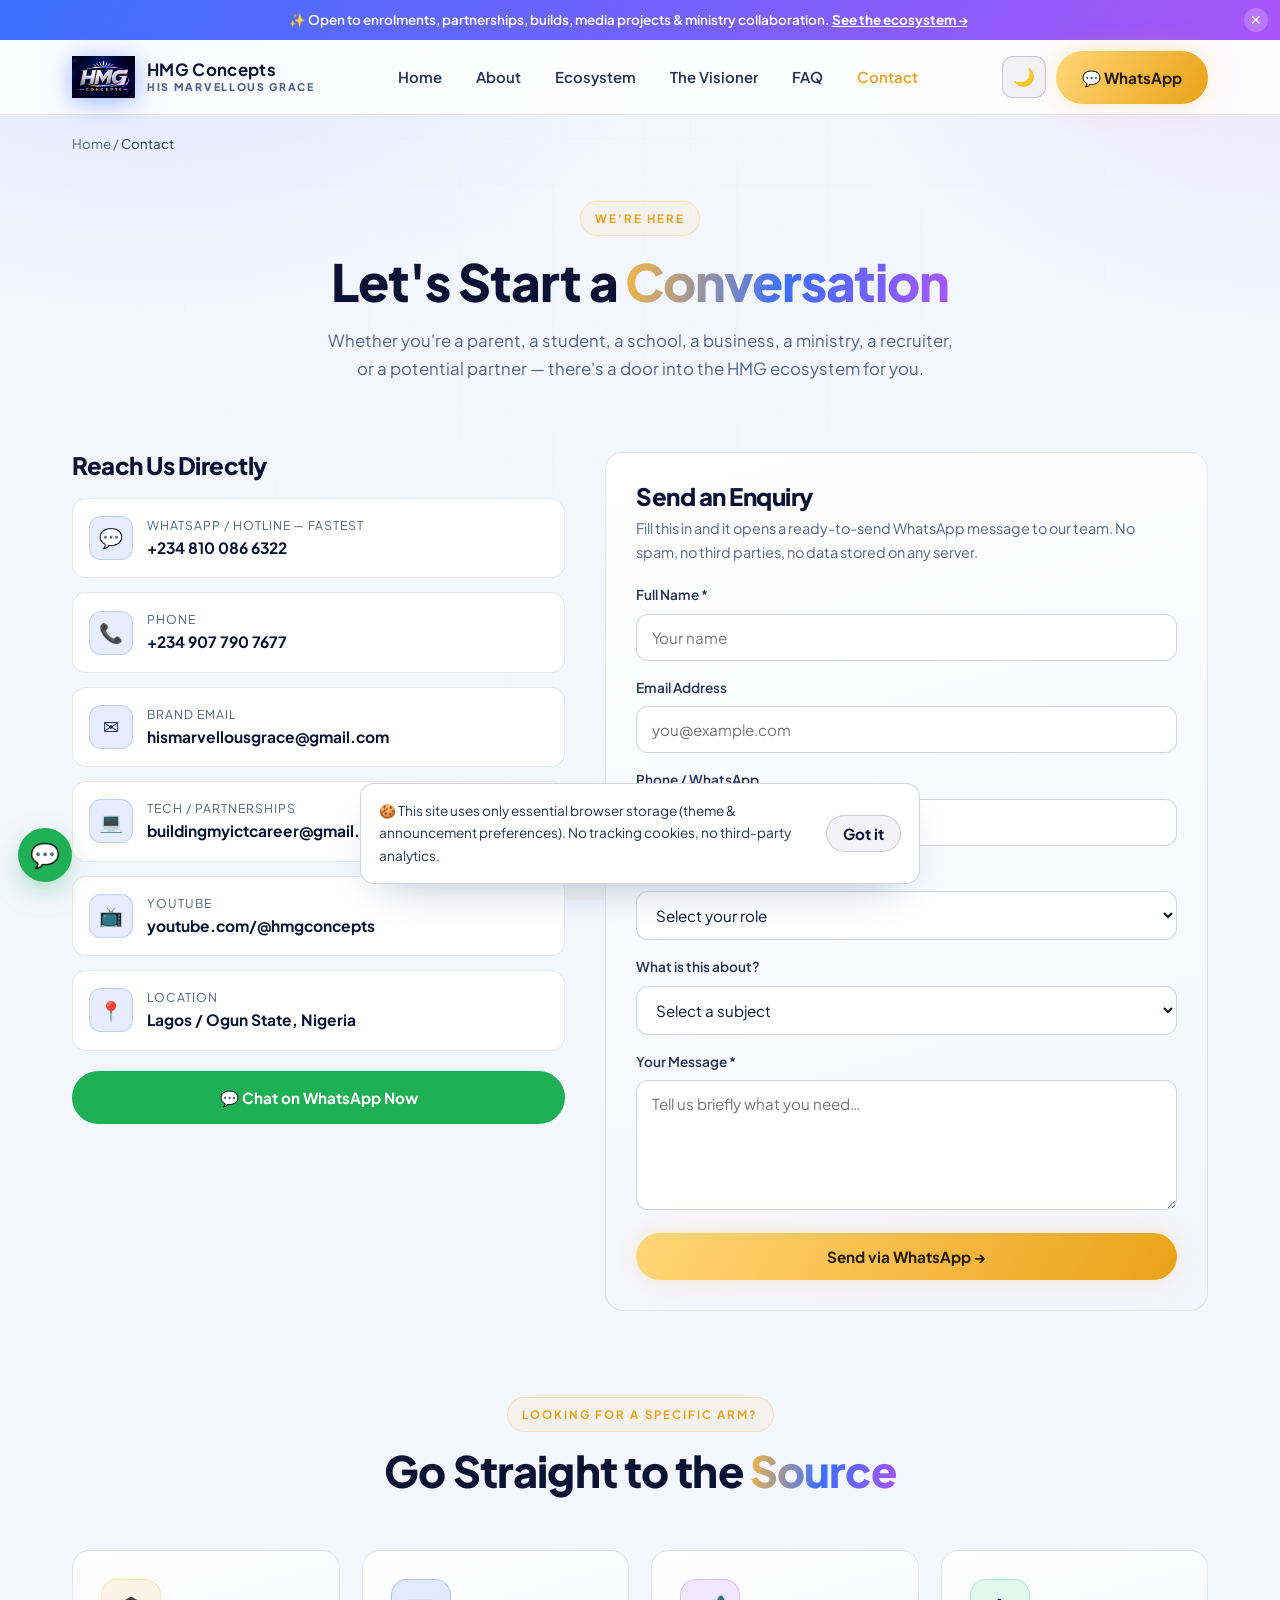
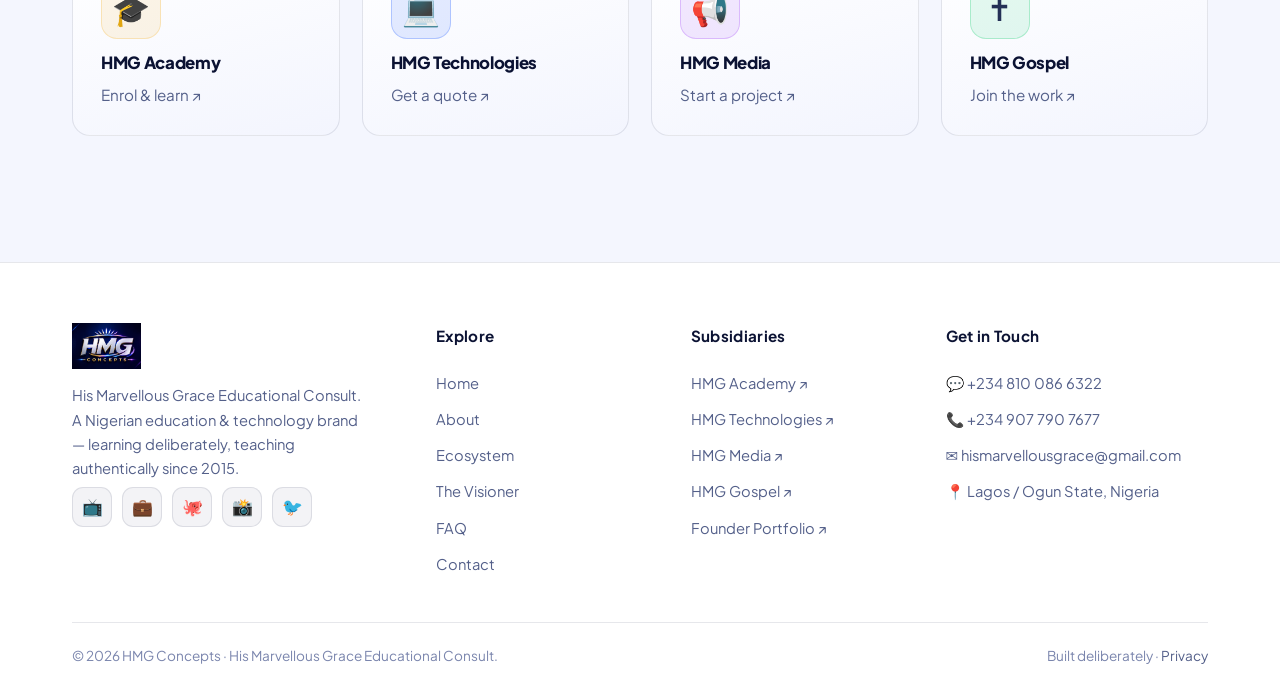
<file: contact.html>
<!DOCTYPE html>
<html lang="en">
<head>
<meta charset="UTF-8">
<meta name="viewport" content="width=device-width,initial-scale=1">
<title>Contact | HMG Concepts — Let's Start a Conversation</title>
<meta name="description" content="Get in touch with HMG Concepts. Whether you're a parent, student, school, business, ministry, recruiter, or partner — we want to hear from you.">
<meta name="theme-color" content="#070b22">
<link rel="canonical" href="https://hmgconcepts.pages.dev/contact.html">
<meta property="og:title" content="Contact HMG Concepts">
<meta property="og:description" content="Let's start a conversation. There's a door into the HMG ecosystem for you.">
<meta property="og:image" content="https://hmgconcepts.pages.dev/assets/images/og-cover.jpg">
<meta name="twitter:card" content="summary_large_image">
<link rel="icon" href="favicon.ico" sizes="any">
<link rel="icon" type="image/png" href="assets/icons/icon-32.png">
<link rel="apple-touch-icon" href="assets/icons/apple-touch-icon.png">
<link rel="manifest" href="manifest.webmanifest">
<link rel="preconnect" href="https://fonts.googleapis.com">
<link rel="preconnect" href="https://fonts.gstatic.com" crossorigin>
<link href="https://fonts.googleapis.com/css2?family=Plus+Jakarta+Sans:wght@400;500;600;700;800&display=swap" rel="stylesheet">
<link rel="stylesheet" href="assets/css/style.css">
</head>
<body>
<div class="progress-bar"></div>
<a class="skip-link" href="#main">Skip to content</a>

<div class="topbar">
  ✨ Open to enrolments, partnerships, builds, media projects &amp; ministry collaboration.
  <a href="ecosystem.html">See the ecosystem →</a>
  <button class="close" aria-label="Dismiss announcement">✕</button>
</div>

<header class="nav">
  <div class="container nav-inner">
    <a class="brand" href="index.html" aria-label="HMG Concepts home">
      <picture><source srcset="assets/images/hmg-logo.webp" type="image/webp"><img src="assets/images/hmg-logo.png" alt="HMG Concepts logo"></picture>
      <span class="bt"><b>HMG Concepts</b><span>His Marvellous Grace</span></span>
    </a>
    <nav class="nav-links" id="navLinks" aria-label="Primary">
      <a href="index.html">Home</a>
      <a href="about.html">About</a>
      <a href="ecosystem.html">Ecosystem</a>
      <a href="founder.html">The Visioner</a>
      <a href="faq.html">FAQ</a>
      <a href="contact.html" class="active">Contact</a>
    </nav>
    <div class="nav-cta">
      <button class="theme-toggle" data-theme-btn aria-label="Toggle light/dark theme"><span data-theme-icon>☀️</span></button>
      <a href="https://wa.me/2348100866322" target="_blank" rel="noopener" class="btn btn-primary">💬 WhatsApp</a>
      <button class="nav-toggle" id="navToggle" aria-label="Open menu"><span></span><span></span><span></span></button>
    </div>
  </div>
</header>

<main id="main">
<div class="container"><nav class="crumb"><a href="index.html">Home</a> / <span>Contact</span></nav></div>

<section class="page-hero">
  <div class="container reveal">
    <span class="eyebrow">We're Here</span>
    <h1>Let's Start a <span class="grad-text">Conversation</span></h1>
    <p>Whether you're a parent, a student, a school, a business, a ministry, a recruiter, or a potential partner — there's a door into the HMG ecosystem for you.</p>
  </div>
</section>

<section class="section" style="padding-top:40px" id="enquire">
  <div class="container contact-grid">
    <div class="reveal">
      <h2 style="font-size:1.5rem;margin-bottom:18px">Reach Us Directly</h2>
      <div class="contact-list">
        <div class="cl-item"><div class="e">💬</div><div><small>WhatsApp / Hotline — fastest</small><b>+234 810 086 6322</b></div></div>
        <div class="cl-item"><div class="e">📞</div><div><small>Phone</small><b>+234 907 790 7677</b></div></div>
        <div class="cl-item"><div class="e">✉️</div><div><small>Brand Email</small><b>hismarvellousgrace@gmail.com</b></div></div>
        <div class="cl-item"><div class="e">💻</div><div><small>Tech / Partnerships</small><b>buildingmyictcareer@gmail.com</b></div></div>
        <div class="cl-item"><div class="e">📺</div><div><small>YouTube</small><b>youtube.com/@hmgconcepts</b></div></div>
        <div class="cl-item"><div class="e">📍</div><div><small>Location</small><b>Lagos / Ogun State, Nigeria</b></div></div>
      </div>
      <a href="https://wa.me/2348100866322" target="_blank" rel="noopener" class="btn btn-wa" style="margin-top:20px;width:100%;justify-content:center">💬 Chat on WhatsApp Now</a>
    </div>

    <div class="reveal">
      <div class="form-card">
        <h2 style="font-size:1.5rem;margin-bottom:6px">Send an Enquiry</h2>
        <p style="color:var(--muted);font-size:.9rem;margin-bottom:20px">Fill this in and it opens a ready-to-send WhatsApp message to our team. No spam, no third parties, no data stored on any server.</p>
        <form id="enquiryForm" novalidate>
          <div class="field"><label for="name">Full Name *</label><input id="name" name="name" type="text" placeholder="Your name" required></div>
          <div class="field"><label for="email">Email Address</label><input id="email" name="email" type="email" placeholder="you@example.com"></div>
          <div class="field"><label for="phone">Phone / WhatsApp</label><input id="phone" name="phone" type="tel" placeholder="+234…"></div>
          <div class="field"><label for="role">I am a…</label>
            <select id="role" name="role">
              <option value="">Select your role</option>
              <option>Parent / Guardian</option><option>Student</option><option>School / Institution</option>
              <option>Business / Organisation</option><option>NGO / Community Org</option><option>Church / Ministry</option>
              <option>Recruiter / Employer</option><option>Media / Collaboration Partner</option><option>Other</option>
            </select>
          </div>
          <div class="field"><label for="subject">What is this about?</label>
            <select id="subject" name="subject">
              <option value="">Select a subject</option>
              <option>HMG Academy — Enrolment / Classes</option><option>HMG Technologies — Build / Tool / Data</option>
              <option>HMG Media — Content / Visibility</option><option>HMG Gospel — Ministry / Outreach</option>
              <option>Partnership / Collaboration</option><option>General Enquiry</option>
            </select>
          </div>
          <div class="field"><label for="message">Your Message *</label><textarea id="message" name="message" placeholder="Tell us briefly what you need…" required></textarea></div>
          <button type="submit" class="btn btn-primary" style="width:100%;justify-content:center">Send via WhatsApp →</button>
          <div class="form-msg"></div>
        </form>
      </div>
    </div>
  </div>
</section>

<section class="section" style="padding-top:0">
  <div class="container">
    <div class="section-head reveal"><span class="eyebrow">Looking for a Specific Arm?</span><h2>Go Straight to the <span class="grad-text">Source</span></h2></div>
    <div class="grid g-4">
      <a class="card reveal" href="https://hmgacademy.pages.dev/" target="_blank" rel="noopener"><div class="sub-icon si-academy">🎓</div><h3 style="margin-top:14px;font-size:1.05rem">HMG Academy</h3><p>Enrol &amp; learn ↗</p></a>
      <a class="card reveal" href="https://hmgtechnologies.pages.dev/" target="_blank" rel="noopener"><div class="sub-icon si-tech">💻</div><h3 style="margin-top:14px;font-size:1.05rem">HMG Technologies</h3><p>Get a quote ↗</p></a>
      <a class="card reveal" href="https://hmgmedia.pages.dev/" target="_blank" rel="noopener"><div class="sub-icon si-media">📢</div><h3 style="margin-top:14px;font-size:1.05rem">HMG Media</h3><p>Start a project ↗</p></a>
      <a class="card reveal" href="https://hmggospel.pages.dev/" target="_blank" rel="noopener"><div class="sub-icon si-gospel">✝️</div><h3 style="margin-top:14px;font-size:1.05rem">HMG Gospel</h3><p>Join the work ↗</p></a>
    </div>
  </div>
</section>
</main>

<footer class="site">
  <div class="container">
    <div class="foot-grid">
      <div class="foot-brand">
        <picture><source srcset="assets/images/hmg-logo.webp" type="image/webp"><img src="assets/images/hmg-logo.png" alt="HMG Concepts"></picture>
        <p>His Marvellous Grace Educational Consult. A Nigerian education &amp; technology brand — learning deliberately, teaching authentically since 2015.</p>
        <div class="socials">
          <a href="https://youtube.com/@hmgconcepts" target="_blank" rel="noopener" title="YouTube" aria-label="YouTube">📺</a>
          <a href="https://linkedin.com/in/adewalesamsonadeagbo" target="_blank" rel="noopener" title="LinkedIn" aria-label="LinkedIn">💼</a>
          <a href="https://github.com/cssadewale" target="_blank" rel="noopener" title="GitHub" aria-label="GitHub">🐙</a>
          <a href="https://instagram.com/cssadewale" target="_blank" rel="noopener" title="Instagram" aria-label="Instagram">📸</a>
          <a href="https://x.com/cssadewale" target="_blank" rel="noopener" title="X" aria-label="X">🐦</a>
        </div>
      </div>
      <div class="foot-col"><h5>Explore</h5><a href="index.html">Home</a><a href="about.html">About</a><a href="ecosystem.html">Ecosystem</a><a href="founder.html">The Visioner</a><a href="faq.html">FAQ</a><a href="contact.html">Contact</a></div>
      <div class="foot-col"><h5>Subsidiaries</h5><a href="https://hmgacademy.pages.dev/" target="_blank" rel="noopener">HMG Academy ↗</a><a href="https://hmgtechnologies.pages.dev/" target="_blank" rel="noopener">HMG Technologies ↗</a><a href="https://hmgmedia.pages.dev/" target="_blank" rel="noopener">HMG Media ↗</a><a href="https://hmggospel.pages.dev/" target="_blank" rel="noopener">HMG Gospel ↗</a><a href="https://cssadewale.pages.dev/" target="_blank" rel="noopener">Founder Portfolio ↗</a></div>
      <div class="foot-col"><h5>Get in Touch</h5><a href="https://wa.me/2348100866322" target="_blank" rel="noopener">💬 +234 810 086 6322</a><a href="tel:+2349077907677">📞 +234 907 790 7677</a><a href="mailto:hismarvellousgrace@gmail.com">✉️ hismarvellousgrace@gmail.com</a><a href="https://www.google.com/maps/search/Lagos+Nigeria" target="_blank" rel="noopener">📍 Lagos / Ogun State, Nigeria</a></div>
    </div>
    <div class="foot-bottom">
      <span>© <span data-year>2026</span> HMG Concepts · His Marvellous Grace Educational Consult.</span>
      <span>Built deliberately · <a href="privacy.html">Privacy</a></span>
    </div>
  </div>
</footer>

<div class="notice">
  <span>🍪 This site uses only essential browser storage (theme &amp; announcement preferences). No tracking cookies, no third-party analytics.</span>
  <button class="btn btn-ghost" style="padding:8px 16px">Got it</button>
</div>
<a class="fab-wa" href="https://wa.me/2348100866322" target="_blank" rel="noopener" aria-label="Chat on WhatsApp">💬</a>
<button class="scroll-top" aria-label="Back to top">↑</button>
<script src="assets/js/main.js"></script>
<script>if('serviceWorker' in navigator){window.addEventListener('load',()=>{navigator.serviceWorker.register('sw.js').catch(()=>{});});}</script>
</body>
</html>
</file>
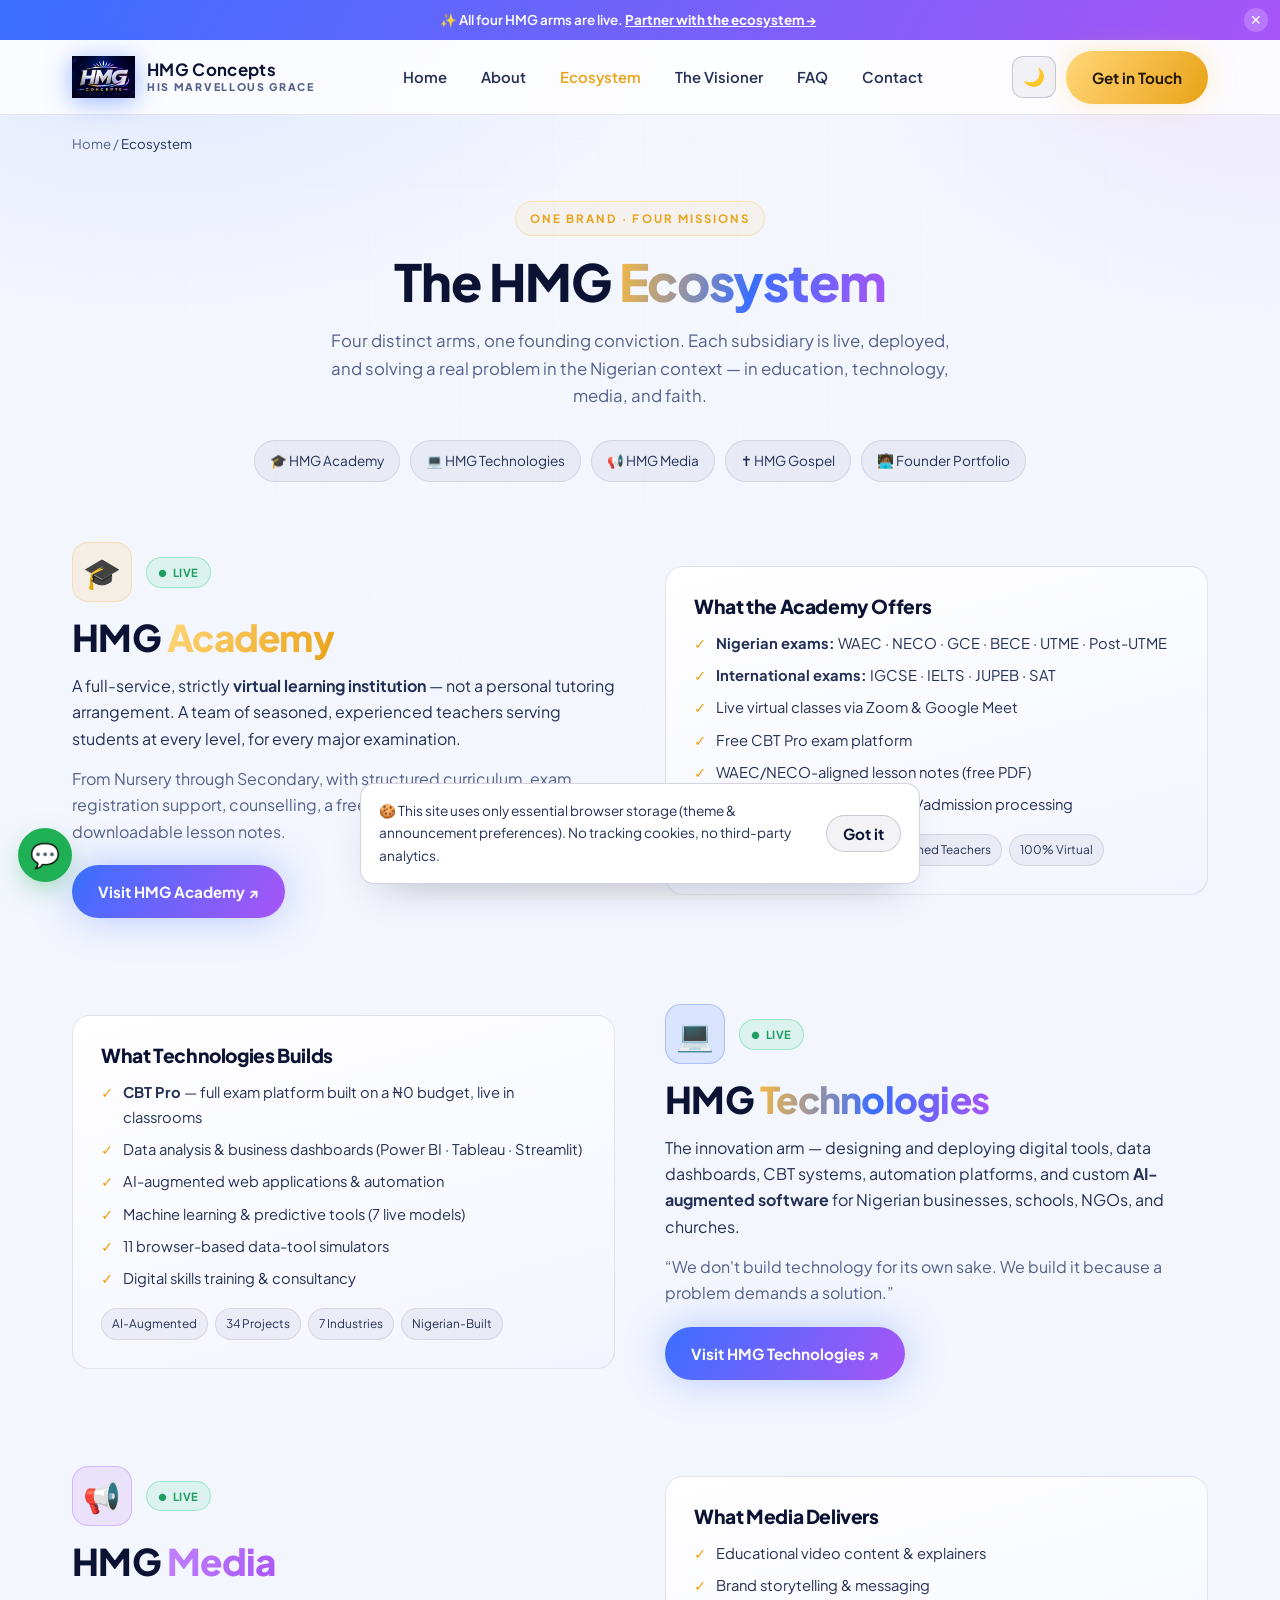
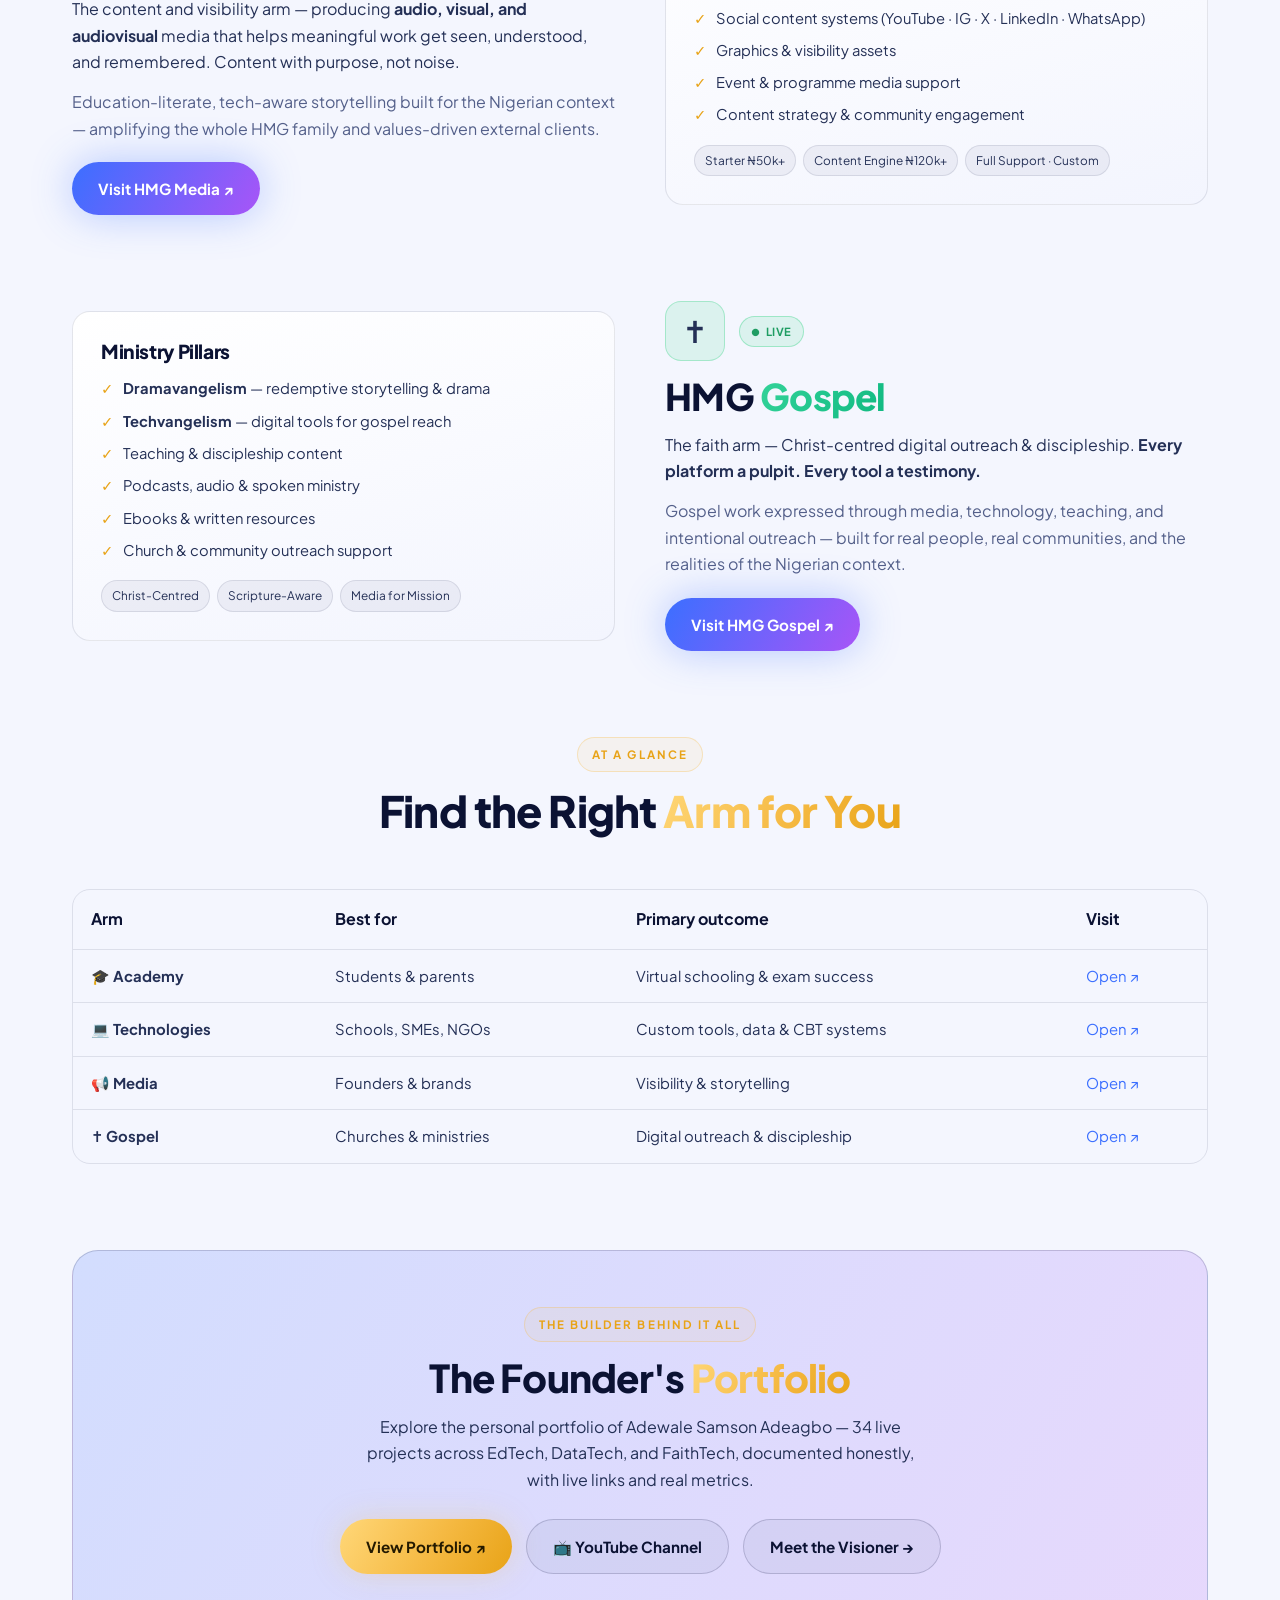
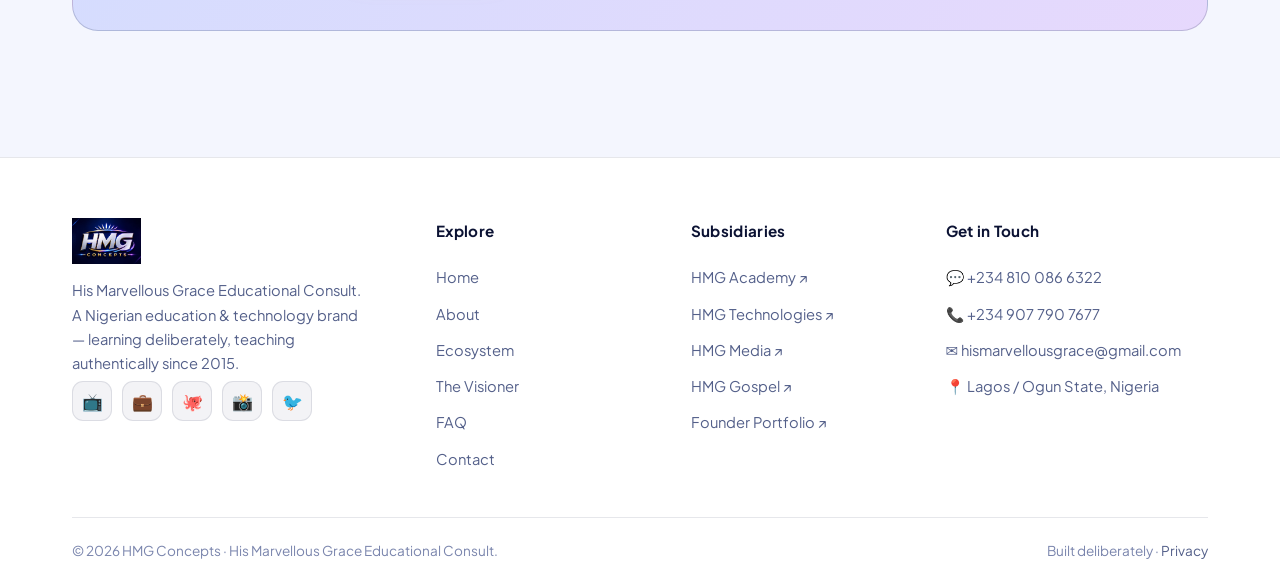
<file: ecosystem.html>
<!DOCTYPE html>
<html lang="en">
<head>
<meta charset="UTF-8">
<meta name="viewport" content="width=device-width,initial-scale=1">
<title>The Ecosystem | HMG Concepts — Academy · Technologies · Media · Gospel</title>
<meta name="description" content="The HMG Concepts ecosystem — four live arms: HMG Academy, HMG Technologies, HMG Media, and HMG Gospel, plus the founder's portfolio. One brand, four missions.">
<meta name="theme-color" content="#070b22">
<link rel="canonical" href="https://hmgconcepts.pages.dev/ecosystem.html">
<meta property="og:title" content="The HMG Concepts Ecosystem">
<meta property="og:description" content="Four live arms. One founding conviction. Education, Technology, Media, and Gospel.">
<meta property="og:image" content="https://hmgconcepts.pages.dev/assets/images/og-cover.jpg">
<meta name="twitter:card" content="summary_large_image">
<link rel="icon" href="favicon.ico" sizes="any">
<link rel="icon" type="image/png" href="assets/icons/icon-32.png">
<link rel="apple-touch-icon" href="assets/icons/apple-touch-icon.png">
<link rel="manifest" href="manifest.webmanifest">
<link rel="preconnect" href="https://fonts.googleapis.com">
<link rel="preconnect" href="https://fonts.gstatic.com" crossorigin>
<link href="https://fonts.googleapis.com/css2?family=Plus+Jakarta+Sans:wght@400;500;600;700;800&display=swap" rel="stylesheet">
<link rel="stylesheet" href="assets/css/style.css">
</head>
<body>
<div class="progress-bar"></div>
<a class="skip-link" href="#main">Skip to content</a>

<div class="topbar">
  ✨ All four HMG arms are live. <a href="contact.html">Partner with the ecosystem →</a>
  <button class="close" aria-label="Dismiss announcement">✕</button>
</div>

<header class="nav">
  <div class="container nav-inner">
    <a class="brand" href="index.html" aria-label="HMG Concepts home">
      <picture><source srcset="assets/images/hmg-logo.webp" type="image/webp"><img src="assets/images/hmg-logo.png" alt="HMG Concepts logo"></picture>
      <span class="bt"><b>HMG Concepts</b><span>His Marvellous Grace</span></span>
    </a>
    <nav class="nav-links" id="navLinks" aria-label="Primary">
      <a href="index.html">Home</a>
      <a href="about.html">About</a>
      <a href="ecosystem.html" class="active">Ecosystem</a>
      <a href="founder.html">The Visioner</a>
      <a href="faq.html">FAQ</a>
      <a href="contact.html">Contact</a>
    </nav>
    <div class="nav-cta">
      <button class="theme-toggle" data-theme-btn aria-label="Toggle light/dark theme"><span data-theme-icon>☀️</span></button>
      <a href="contact.html" class="btn btn-primary">Get in Touch</a>
      <button class="nav-toggle" id="navToggle" aria-label="Open menu"><span></span><span></span><span></span></button>
    </div>
  </div>
</header>

<main id="main">
<div class="container"><nav class="crumb"><a href="index.html">Home</a> / <span>Ecosystem</span></nav></div>

<section class="page-hero">
  <div class="container reveal">
    <span class="eyebrow">One Brand · Four Missions</span>
    <h1>The HMG <span class="grad-text">Ecosystem</span></h1>
    <p>Four distinct arms, one founding conviction. Each subsidiary is live, deployed, and solving a real problem in the Nigerian context — in education, technology, media, and faith.</p>
  </div>
</section>

<section class="container" style="margin-bottom:10px">
  <div class="pill-row reveal">
    <a class="pill" href="#academy">🎓 HMG Academy</a>
    <a class="pill" href="#technologies">💻 HMG Technologies</a>
    <a class="pill" href="#media">📢 HMG Media</a>
    <a class="pill" href="#gospel">✝️ HMG Gospel</a>
    <a class="pill" href="#portfolio">🧑🏾‍💻 Founder Portfolio</a>
  </div>
</section>

<!-- ACADEMY -->
<section class="section" id="academy" style="padding-top:50px">
  <div class="container split">
    <div class="reveal">
      <div style="display:flex;align-items:center;gap:14px;margin-bottom:14px"><div class="sub-icon si-academy">🎓</div><span class="badge live">Live</span></div>
      <h2 style="font-size:clamp(1.6rem,3.6vw,2.3rem);margin-bottom:14px">HMG <span class="gold-text">Academy</span></h2>
      <p style="margin-bottom:14px">A full-service, strictly <strong>virtual learning institution</strong> — not a personal tutoring arrangement. A team of seasoned, experienced teachers serving students at every level, for every major examination.</p>
      <p style="color:var(--muted)">From Nursery through Secondary, with structured curriculum, exam registration support, counselling, a free CBT platform, and downloadable lesson notes.</p>
      <a class="btn btn-blue" href="https://hmgacademy.pages.dev/" target="_blank" rel="noopener" style="margin-top:20px">Visit HMG Academy ↗</a>
    </div>
    <div class="reveal">
      <div class="card">
        <h3 style="margin-bottom:14px">What the Academy Offers</h3>
        <ul class="feat">
          <li><strong>Nigerian exams:</strong> WAEC · NECO · GCE · BECE · UTME · Post-UTME</li>
          <li><strong>International exams:</strong> IGCSE · IELTS · JUPEB · SAT</li>
          <li>Live virtual classes via Zoom &amp; Google Meet</li>
          <li>Free CBT Pro exam platform</li>
          <li>WAEC/NECO-aligned lesson notes (free PDF)</li>
          <li>Data Science training &amp; exam/admission processing</li>
        </ul>
        <div class="tags" style="margin-top:18px"><span>All Subjects</span><span>All Levels</span><span>Seasoned Teachers</span><span>100% Virtual</span></div>
      </div>
    </div>
  </div>
</section>

<!-- TECHNOLOGIES -->
<section class="section" id="technologies" style="padding-top:0">
  <div class="container split">
    <div class="reveal">
      <div class="card">
        <h3 style="margin-bottom:14px">What Technologies Builds</h3>
        <ul class="feat">
          <li><strong>CBT Pro</strong> — full exam platform built on a ₦0 budget, live in classrooms</li>
          <li>Data analysis &amp; business dashboards (Power BI · Tableau · Streamlit)</li>
          <li>AI-augmented web applications &amp; automation</li>
          <li>Machine learning &amp; predictive tools (7 live models)</li>
          <li>11 browser-based data-tool simulators</li>
          <li>Digital skills training &amp; consultancy</li>
        </ul>
        <div class="tags" style="margin-top:18px"><span>AI-Augmented</span><span>34 Projects</span><span>7 Industries</span><span>Nigerian-Built</span></div>
      </div>
    </div>
    <div class="reveal">
      <div style="display:flex;align-items:center;gap:14px;margin-bottom:14px"><div class="sub-icon si-tech">💻</div><span class="badge live">Live</span></div>
      <h2 style="font-size:clamp(1.6rem,3.6vw,2.3rem);margin-bottom:14px">HMG <span class="grad-text">Technologies</span></h2>
      <p style="margin-bottom:14px">The innovation arm — designing and deploying digital tools, data dashboards, CBT systems, automation platforms, and custom <strong>AI-augmented software</strong> for Nigerian businesses, schools, NGOs, and churches.</p>
      <p style="color:var(--muted)">“We don't build technology for its own sake. We build it because a problem demands a solution.”</p>
      <a class="btn btn-blue" href="https://hmgtechnologies.pages.dev/" target="_blank" rel="noopener" style="margin-top:20px">Visit HMG Technologies ↗</a>
    </div>
  </div>
</section>

<!-- MEDIA -->
<section class="section" id="media" style="padding-top:0">
  <div class="container split">
    <div class="reveal">
      <div style="display:flex;align-items:center;gap:14px;margin-bottom:14px"><div class="sub-icon si-media">📢</div><span class="badge live">Live</span></div>
      <h2 style="font-size:clamp(1.6rem,3.6vw,2.3rem);margin-bottom:14px">HMG <span style="background:linear-gradient(120deg,#c084fc,#a855f7);-webkit-background-clip:text;background-clip:text;color:transparent">Media</span></h2>
      <p style="margin-bottom:14px">The content and visibility arm — producing <strong>audio, visual, and audiovisual</strong> media that helps meaningful work get seen, understood, and remembered. Content with purpose, not noise.</p>
      <p style="color:var(--muted)">Education-literate, tech-aware storytelling built for the Nigerian context — amplifying the whole HMG family and values-driven external clients.</p>
      <a class="btn btn-blue" href="https://hmgmedia.pages.dev/" target="_blank" rel="noopener" style="margin-top:20px">Visit HMG Media ↗</a>
    </div>
    <div class="reveal">
      <div class="card">
        <h3 style="margin-bottom:14px">What Media Delivers</h3>
        <ul class="feat">
          <li>Educational video content &amp; explainers</li>
          <li>Brand storytelling &amp; messaging</li>
          <li>Social content systems (YouTube · IG · X · LinkedIn · WhatsApp)</li>
          <li>Graphics &amp; visibility assets</li>
          <li>Event &amp; programme media support</li>
          <li>Content strategy &amp; community engagement</li>
        </ul>
        <div class="tags" style="margin-top:18px"><span>Starter ₦50k+</span><span>Content Engine ₦120k+</span><span>Full Support · Custom</span></div>
      </div>
    </div>
  </div>
</section>

<!-- GOSPEL -->
<section class="section" id="gospel" style="padding-top:0">
  <div class="container split">
    <div class="reveal">
      <div class="card">
        <h3 style="margin-bottom:14px">Ministry Pillars</h3>
        <ul class="feat">
          <li><strong>Dramavangelism</strong> — redemptive storytelling &amp; drama</li>
          <li><strong>Techvangelism</strong> — digital tools for gospel reach</li>
          <li>Teaching &amp; discipleship content</li>
          <li>Podcasts, audio &amp; spoken ministry</li>
          <li>Ebooks &amp; written resources</li>
          <li>Church &amp; community outreach support</li>
        </ul>
        <div class="tags" style="margin-top:18px"><span>Christ-Centred</span><span>Scripture-Aware</span><span>Media for Mission</span></div>
      </div>
    </div>
    <div class="reveal">
      <div style="display:flex;align-items:center;gap:14px;margin-bottom:14px"><div class="sub-icon si-gospel">✝️</div><span class="badge live">Live</span></div>
      <h2 style="font-size:clamp(1.6rem,3.6vw,2.3rem);margin-bottom:14px">HMG <span style="background:linear-gradient(120deg,#34d399,#10b981);-webkit-background-clip:text;background-clip:text;color:transparent">Gospel</span></h2>
      <p style="margin-bottom:14px">The faith arm — Christ-centred digital outreach &amp; discipleship. <strong>Every platform a pulpit. Every tool a testimony.</strong></p>
      <p style="color:var(--muted)">Gospel work expressed through media, technology, teaching, and intentional outreach — built for real people, real communities, and the realities of the Nigerian context.</p>
      <a class="btn btn-blue" href="https://hmggospel.pages.dev/" target="_blank" rel="noopener" style="margin-top:20px">Visit HMG Gospel ↗</a>
    </div>
  </div>
</section>

<!-- Comparison table -->
<section class="section" id="compare" style="padding-top:0">
  <div class="container">
    <div class="section-head reveal">
      <span class="eyebrow">At a Glance</span>
      <h2>Find the Right <span class="gold-text">Arm for You</span></h2>
    </div>
    <div class="reveal" style="overflow-x:auto;border:1px solid var(--line);border-radius:var(--radius)">
      <table style="width:100%;border-collapse:collapse;min-width:640px">
        <thead>
          <tr style="text-align:left">
            <th style="padding:16px 18px;color:var(--white)">Arm</th>
            <th style="padding:16px 18px;color:var(--white)">Best for</th>
            <th style="padding:16px 18px;color:var(--white)">Primary outcome</th>
            <th style="padding:16px 18px;color:var(--white)">Visit</th>
          </tr>
        </thead>
        <tbody style="color:var(--silver);font-size:.93rem">
          <tr style="border-top:1px solid var(--line)"><td style="padding:14px 18px">🎓 <b>Academy</b></td><td style="padding:14px 18px">Students &amp; parents</td><td style="padding:14px 18px">Virtual schooling &amp; exam success</td><td style="padding:14px 18px"><a style="color:var(--blue)" href="https://hmgacademy.pages.dev/" target="_blank" rel="noopener">Open ↗</a></td></tr>
          <tr style="border-top:1px solid var(--line)"><td style="padding:14px 18px">💻 <b>Technologies</b></td><td style="padding:14px 18px">Schools, SMEs, NGOs</td><td style="padding:14px 18px">Custom tools, data &amp; CBT systems</td><td style="padding:14px 18px"><a style="color:var(--blue)" href="https://hmgtechnologies.pages.dev/" target="_blank" rel="noopener">Open ↗</a></td></tr>
          <tr style="border-top:1px solid var(--line)"><td style="padding:14px 18px">📢 <b>Media</b></td><td style="padding:14px 18px">Founders &amp; brands</td><td style="padding:14px 18px">Visibility &amp; storytelling</td><td style="padding:14px 18px"><a style="color:var(--blue)" href="https://hmgmedia.pages.dev/" target="_blank" rel="noopener">Open ↗</a></td></tr>
          <tr style="border-top:1px solid var(--line)"><td style="padding:14px 18px">✝️ <b>Gospel</b></td><td style="padding:14px 18px">Churches &amp; ministries</td><td style="padding:14px 18px">Digital outreach &amp; discipleship</td><td style="padding:14px 18px"><a style="color:var(--blue)" href="https://hmggospel.pages.dev/" target="_blank" rel="noopener">Open ↗</a></td></tr>
        </tbody>
      </table>
    </div>
  </div>
</section>

<!-- PORTFOLIO -->
<section class="section" id="portfolio" style="padding-top:0">
  <div class="container">
    <div class="cta-band reveal">
      <span class="eyebrow">The Builder Behind It All</span>
      <h2 style="margin-top:14px">The Founder's <span class="gold-text">Portfolio</span></h2>
      <p>Explore the personal portfolio of Adewale Samson Adeagbo — 34 live projects across EdTech, DataTech, and FaithTech, documented honestly, with live links and real metrics.</p>
      <div class="cta-actions">
        <a href="https://cssadewale.pages.dev/" class="btn btn-primary" target="_blank" rel="noopener">View Portfolio ↗</a>
        <a href="https://youtube.com/@hmgconcepts" class="btn btn-ghost" target="_blank" rel="noopener">📺 YouTube Channel</a>
        <a href="founder.html" class="btn btn-ghost">Meet the Visioner →</a>
      </div>
    </div>
  </div>
</section>
</main>

<footer class="site">
  <div class="container">
    <div class="foot-grid">
      <div class="foot-brand">
        <picture><source srcset="assets/images/hmg-logo.webp" type="image/webp"><img src="assets/images/hmg-logo.png" alt="HMG Concepts"></picture>
        <p>His Marvellous Grace Educational Consult. A Nigerian education &amp; technology brand — learning deliberately, teaching authentically since 2015.</p>
        <div class="socials">
          <a href="https://youtube.com/@hmgconcepts" target="_blank" rel="noopener" title="YouTube" aria-label="YouTube">📺</a>
          <a href="https://linkedin.com/in/adewalesamsonadeagbo" target="_blank" rel="noopener" title="LinkedIn" aria-label="LinkedIn">💼</a>
          <a href="https://github.com/cssadewale" target="_blank" rel="noopener" title="GitHub" aria-label="GitHub">🐙</a>
          <a href="https://instagram.com/cssadewale" target="_blank" rel="noopener" title="Instagram" aria-label="Instagram">📸</a>
          <a href="https://x.com/cssadewale" target="_blank" rel="noopener" title="X" aria-label="X">🐦</a>
        </div>
      </div>
      <div class="foot-col"><h5>Explore</h5><a href="index.html">Home</a><a href="about.html">About</a><a href="ecosystem.html">Ecosystem</a><a href="founder.html">The Visioner</a><a href="faq.html">FAQ</a><a href="contact.html">Contact</a></div>
      <div class="foot-col"><h5>Subsidiaries</h5><a href="https://hmgacademy.pages.dev/" target="_blank" rel="noopener">HMG Academy ↗</a><a href="https://hmgtechnologies.pages.dev/" target="_blank" rel="noopener">HMG Technologies ↗</a><a href="https://hmgmedia.pages.dev/" target="_blank" rel="noopener">HMG Media ↗</a><a href="https://hmggospel.pages.dev/" target="_blank" rel="noopener">HMG Gospel ↗</a><a href="https://cssadewale.pages.dev/" target="_blank" rel="noopener">Founder Portfolio ↗</a></div>
      <div class="foot-col"><h5>Get in Touch</h5><a href="https://wa.me/2348100866322" target="_blank" rel="noopener">💬 +234 810 086 6322</a><a href="tel:+2349077907677">📞 +234 907 790 7677</a><a href="mailto:hismarvellousgrace@gmail.com">✉️ hismarvellousgrace@gmail.com</a><a href="https://www.google.com/maps/search/Lagos+Nigeria" target="_blank" rel="noopener">📍 Lagos / Ogun State, Nigeria</a></div>
    </div>
    <div class="foot-bottom">
      <span>© <span data-year>2026</span> HMG Concepts · His Marvellous Grace Educational Consult.</span>
      <span>Built deliberately · <a href="privacy.html">Privacy</a></span>
    </div>
  </div>
</footer>

<div class="notice">
  <span>🍪 This site uses only essential browser storage (theme &amp; announcement preferences). No tracking cookies, no third-party analytics.</span>
  <button class="btn btn-ghost" style="padding:8px 16px">Got it</button>
</div>
<a class="fab-wa" href="https://wa.me/2348100866322" target="_blank" rel="noopener" aria-label="Chat on WhatsApp">💬</a>
<button class="scroll-top" aria-label="Back to top">↑</button>
<script src="assets/js/main.js"></script>
<script>if('serviceWorker' in navigator){window.addEventListener('load',()=>{navigator.serviceWorker.register('sw.js').catch(()=>{});});}</script>
</body>
</html>
</file>
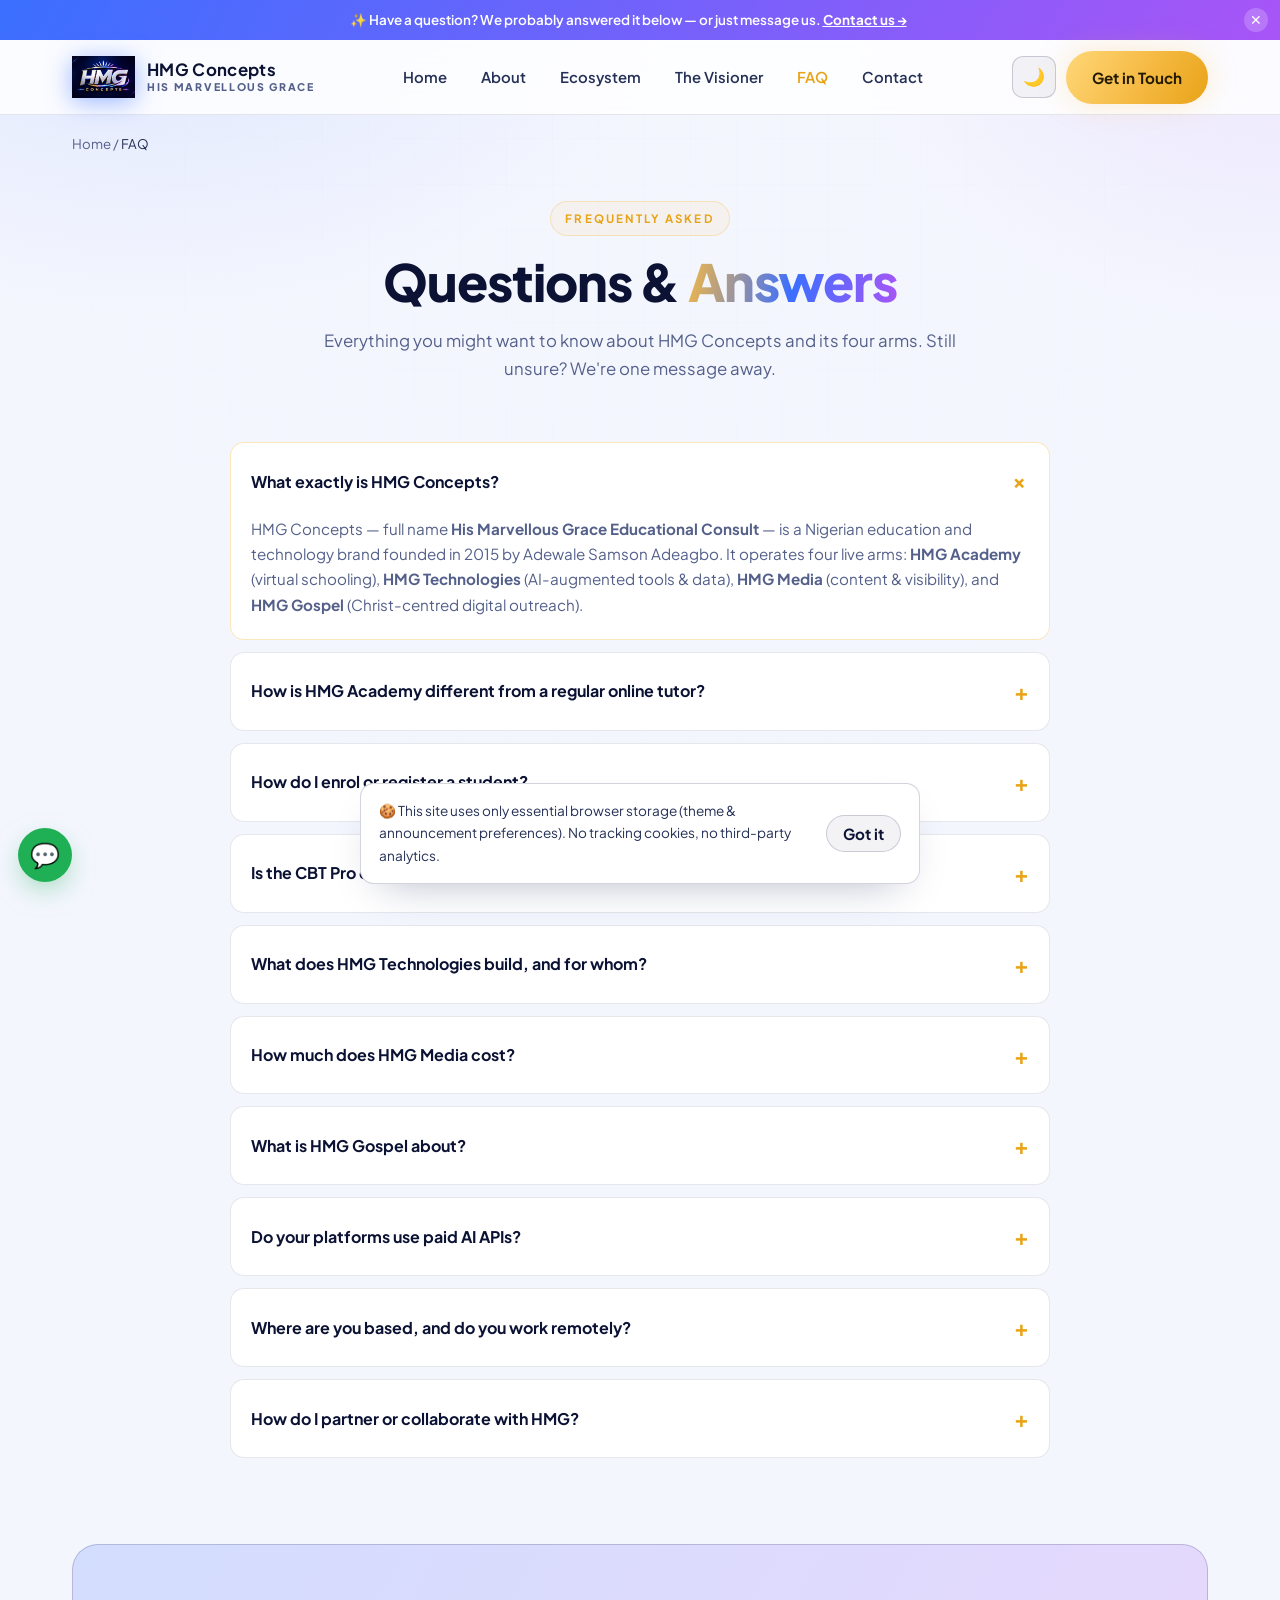
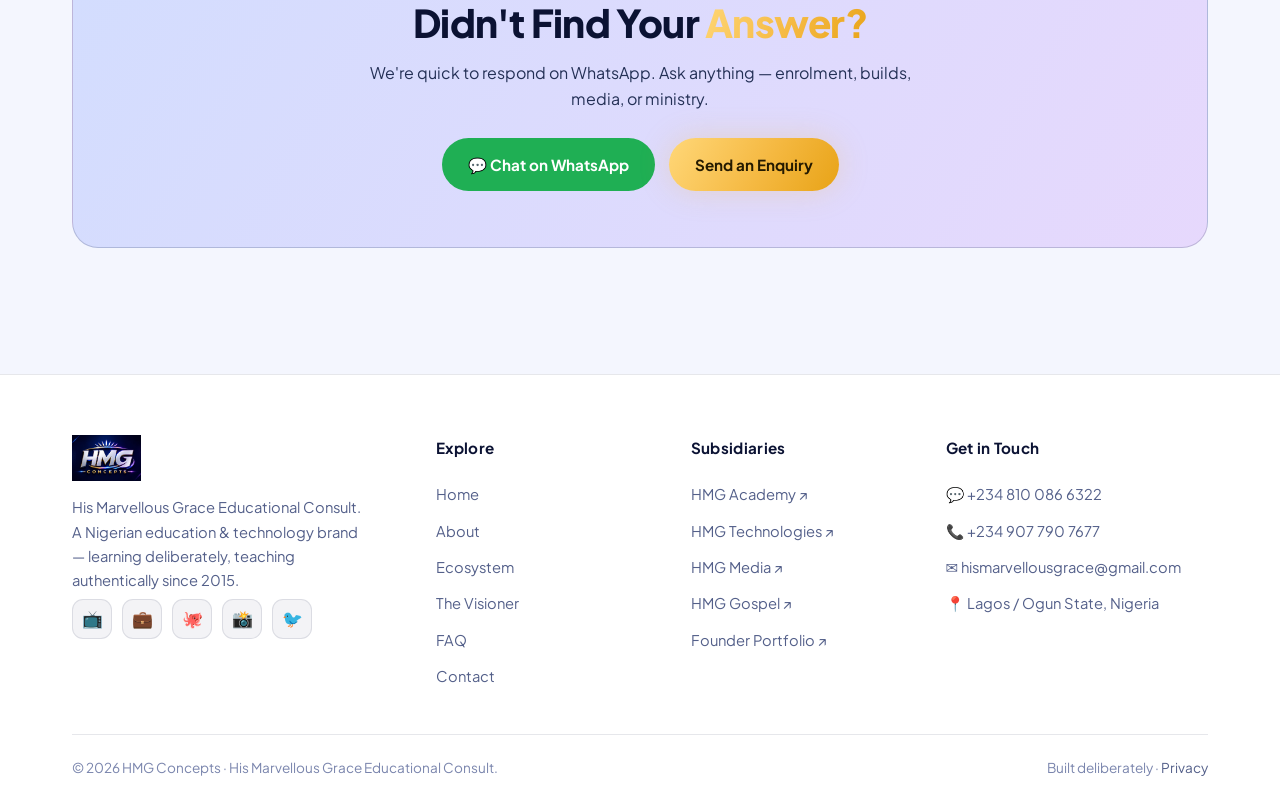
<file: faq.html>
<!DOCTYPE html>
<html lang="en">
<head>
<meta charset="UTF-8">
<meta name="viewport" content="width=device-width,initial-scale=1">
<title>FAQ | HMG Concepts — Frequently Asked Questions</title>
<meta name="description" content="Answers to common questions about HMG Concepts and its four arms — Academy, Technologies, Media, and Gospel — covering enrolment, services, pricing, and more.">
<meta name="theme-color" content="#070b22">
<link rel="canonical" href="https://hmgconcepts.pages.dev/faq.html">
<meta property="og:title" content="HMG Concepts — FAQ">
<meta property="og:description" content="Everything you might want to know about HMG Concepts and its four arms.">
<meta property="og:image" content="https://hmgconcepts.pages.dev/assets/images/og-cover.jpg">
<meta name="twitter:card" content="summary_large_image">
<link rel="icon" href="favicon.ico" sizes="any">
<link rel="icon" type="image/png" href="assets/icons/icon-32.png">
<link rel="apple-touch-icon" href="assets/icons/apple-touch-icon.png">
<link rel="manifest" href="manifest.webmanifest">
<link rel="preconnect" href="https://fonts.googleapis.com">
<link rel="preconnect" href="https://fonts.gstatic.com" crossorigin>
<link href="https://fonts.googleapis.com/css2?family=Plus+Jakarta+Sans:wght@400;500;600;700;800&display=swap" rel="stylesheet">
<link rel="stylesheet" href="assets/css/style.css">
<script type="application/ld+json">
{"@context":"https://schema.org","@type":"FAQPage","mainEntity":[
{"@type":"Question","name":"What is HMG Concepts?","acceptedAnswer":{"@type":"Answer","text":"HMG Concepts (His Marvellous Grace Educational Consult) is a Nigerian education and technology brand founded in 2015, with four live arms: HMG Academy, HMG Technologies, HMG Media, and HMG Gospel."}},
{"@type":"Question","name":"How do I enrol in HMG Academy?","acceptedAnswer":{"@type":"Answer","text":"Visit hmgacademy.pages.dev and use the Enrol/Register page, or message us on WhatsApp at +234 810 086 6322."}},
{"@type":"Question","name":"Is the CBT Pro platform really free?","acceptedAnswer":{"@type":"Answer","text":"Yes. CBT Pro was built on a zero-naira budget and is free for schools and students."}},
{"@type":"Question","name":"Do you use paid AI APIs?","acceptedAnswer":{"@type":"Answer","text":"No. The platforms are intentionally built without paid AI API dependence to keep them cost-effective and sustainable."}}
]}
</script>
</head>
<body>
<div class="progress-bar"></div>
<a class="skip-link" href="#main">Skip to content</a>

<div class="topbar">
  ✨ Have a question? We probably answered it below — or just message us.
  <a href="contact.html">Contact us →</a>
  <button class="close" aria-label="Dismiss announcement">✕</button>
</div>

<header class="nav">
  <div class="container nav-inner">
    <a class="brand" href="index.html" aria-label="HMG Concepts home">
      <picture><source srcset="assets/images/hmg-logo.webp" type="image/webp"><img src="assets/images/hmg-logo.png" alt="HMG Concepts logo"></picture>
      <span class="bt"><b>HMG Concepts</b><span>His Marvellous Grace</span></span>
    </a>
    <nav class="nav-links" id="navLinks" aria-label="Primary">
      <a href="index.html">Home</a>
      <a href="about.html">About</a>
      <a href="ecosystem.html">Ecosystem</a>
      <a href="founder.html">The Visioner</a>
      <a href="faq.html" class="active">FAQ</a>
      <a href="contact.html">Contact</a>
    </nav>
    <div class="nav-cta">
      <button class="theme-toggle" data-theme-btn aria-label="Toggle light/dark theme"><span data-theme-icon>☀️</span></button>
      <a href="contact.html" class="btn btn-primary">Get in Touch</a>
      <button class="nav-toggle" id="navToggle" aria-label="Open menu"><span></span><span></span><span></span></button>
    </div>
  </div>
</header>

<main id="main">
<div class="container"><nav class="crumb"><a href="index.html">Home</a> / <span>FAQ</span></nav></div>

<section class="page-hero">
  <div class="container reveal">
    <span class="eyebrow">Frequently Asked</span>
    <h1>Questions &amp; <span class="grad-text">Answers</span></h1>
    <p>Everything you might want to know about HMG Concepts and its four arms. Still unsure? We're one message away.</p>
  </div>
</section>

<section class="section" style="padding-top:30px">
  <div class="container">
    <div class="faq">
      <details open><summary>What exactly is HMG Concepts?</summary><p>HMG Concepts — full name <strong>His Marvellous Grace Educational Consult</strong> — is a Nigerian education and technology brand founded in 2015 by Adewale Samson Adeagbo. It operates four live arms: <strong>HMG Academy</strong> (virtual schooling), <strong>HMG Technologies</strong> (AI-augmented tools &amp; data), <strong>HMG Media</strong> (content &amp; visibility), and <strong>HMG Gospel</strong> (Christ-centred digital outreach).</p></details>
      <details><summary>How is HMG Academy different from a regular online tutor?</summary><p>HMG Academy is a <strong>full virtual institution</strong>, not a single-tutor arrangement. It has a team of seasoned teachers covering all subjects and levels — Nursery through Secondary — and prepares students for Nigerian exams (WAEC, NECO, GCE, BECE, UTME) and international ones (IGCSE, IELTS, JUPEB, SAT).</p></details>
      <details><summary>How do I enrol or register a student?</summary><p>Head to <a href="https://hmgacademy.pages.dev/" target="_blank" rel="noopener" style="color:var(--gold-2)">hmgacademy.pages.dev</a> and use the Enrol/Register page, or simply message us on <a href="https://wa.me/2348100866322" target="_blank" rel="noopener" style="color:var(--gold-2)">WhatsApp (+234 810 086 6322)</a> and our team will walk you through it.</p></details>
      <details><summary>Is the CBT Pro exam platform really free?</summary><p>Yes. CBT Pro was deliberately built on a <strong>₦0 budget</strong> and is free for schools and students. It includes timed exams, anti-cheat, auto-marking, a teacher analytics dashboard, and certificate generation.</p></details>
      <details><summary>What does HMG Technologies build, and for whom?</summary><p>Custom digital tools for Nigerian businesses, schools, NGOs, and churches — CBT systems, data dashboards (Power BI, Tableau, Streamlit), AI-augmented web apps, machine-learning tools, and 11 browser-based data-tool simulators, plus training and consultancy. Request a quote on the <a href="https://hmgtechnologies.pages.dev/" target="_blank" rel="noopener" style="color:var(--gold-2)">Technologies site</a>.</p></details>
      <details><summary>How much does HMG Media cost?</summary><p>Media offers guide packages: <strong>Visibility Starter ₦50k+</strong>, <strong>Content Engine ₦120k+</strong>, and <strong>Full Media Support (custom)</strong>. Final pricing depends on scope — start a project on the <a href="https://hmgmedia.pages.dev/" target="_blank" rel="noopener" style="color:var(--gold-2)">Media site</a>.</p></details>
      <details><summary>What is HMG Gospel about?</summary><p>HMG Gospel is the faith arm — Christ-centred digital outreach and discipleship. Its pillars include <strong>dramavangelism</strong>, <strong>techvangelism</strong>, teaching content, podcasts, ebooks, and church/community support. “Every platform a pulpit, every tool a testimony.”</p></details>
      <details><summary>Do your platforms use paid AI APIs?</summary><p>No. By design, our tools avoid paid AI API dependence and unnecessary recurring costs. This keeps everything <strong>cost-effective and sustainable</strong> — a core HMG discipline.</p></details>
      <details><summary>Where are you based, and do you work remotely?</summary><p>We're based in <strong>Lagos / Ogun State, Nigeria</strong>, and because the model is virtual-first, we serve students and clients anywhere in Nigeria — and remote collaborations are welcome.</p></details>
      <details><summary>How do I partner or collaborate with HMG?</summary><p>Use the <a href="contact.html" style="color:var(--gold-2)">contact form</a> (it opens a ready-to-send WhatsApp message) or reach us directly at <a href="mailto:hismarvellousgrace@gmail.com" style="color:var(--gold-2)">hismarvellousgrace@gmail.com</a>. For tech partnerships: <a href="mailto:buildingmyictcareer@gmail.com" style="color:var(--gold-2)">buildingmyictcareer@gmail.com</a>.</p></details>
    </div>
  </div>
</section>

<section class="section" style="padding-top:0">
  <div class="container">
    <div class="cta-band reveal">
      <h2>Didn't Find Your <span class="gold-text">Answer?</span></h2>
      <p>We're quick to respond on WhatsApp. Ask anything — enrolment, builds, media, or ministry.</p>
      <div class="cta-actions">
        <a href="https://wa.me/2348100866322" class="btn btn-wa" target="_blank" rel="noopener">💬 Chat on WhatsApp</a>
        <a href="contact.html" class="btn btn-primary">Send an Enquiry</a>
      </div>
    </div>
  </div>
</section>
</main>

<footer class="site">
  <div class="container">
    <div class="foot-grid">
      <div class="foot-brand">
        <picture><source srcset="assets/images/hmg-logo.webp" type="image/webp"><img src="assets/images/hmg-logo.png" alt="HMG Concepts"></picture>
        <p>His Marvellous Grace Educational Consult. A Nigerian education &amp; technology brand — learning deliberately, teaching authentically since 2015.</p>
        <div class="socials">
          <a href="https://youtube.com/@hmgconcepts" target="_blank" rel="noopener" title="YouTube" aria-label="YouTube">📺</a>
          <a href="https://linkedin.com/in/adewalesamsonadeagbo" target="_blank" rel="noopener" title="LinkedIn" aria-label="LinkedIn">💼</a>
          <a href="https://github.com/cssadewale" target="_blank" rel="noopener" title="GitHub" aria-label="GitHub">🐙</a>
          <a href="https://instagram.com/cssadewale" target="_blank" rel="noopener" title="Instagram" aria-label="Instagram">📸</a>
          <a href="https://x.com/cssadewale" target="_blank" rel="noopener" title="X" aria-label="X">🐦</a>
        </div>
      </div>
      <div class="foot-col"><h5>Explore</h5><a href="index.html">Home</a><a href="about.html">About</a><a href="ecosystem.html">Ecosystem</a><a href="founder.html">The Visioner</a><a href="faq.html">FAQ</a><a href="contact.html">Contact</a></div>
      <div class="foot-col"><h5>Subsidiaries</h5><a href="https://hmgacademy.pages.dev/" target="_blank" rel="noopener">HMG Academy ↗</a><a href="https://hmgtechnologies.pages.dev/" target="_blank" rel="noopener">HMG Technologies ↗</a><a href="https://hmgmedia.pages.dev/" target="_blank" rel="noopener">HMG Media ↗</a><a href="https://hmggospel.pages.dev/" target="_blank" rel="noopener">HMG Gospel ↗</a><a href="https://cssadewale.pages.dev/" target="_blank" rel="noopener">Founder Portfolio ↗</a></div>
      <div class="foot-col"><h5>Get in Touch</h5><a href="https://wa.me/2348100866322" target="_blank" rel="noopener">💬 +234 810 086 6322</a><a href="tel:+2349077907677">📞 +234 907 790 7677</a><a href="mailto:hismarvellousgrace@gmail.com">✉️ hismarvellousgrace@gmail.com</a><a href="https://www.google.com/maps/search/Lagos+Nigeria" target="_blank" rel="noopener">📍 Lagos / Ogun State, Nigeria</a></div>
    </div>
    <div class="foot-bottom">
      <span>© <span data-year>2026</span> HMG Concepts · His Marvellous Grace Educational Consult.</span>
      <span>Built deliberately · <a href="privacy.html">Privacy</a></span>
    </div>
  </div>
</footer>

<div class="notice">
  <span>🍪 This site uses only essential browser storage (theme &amp; announcement preferences). No tracking cookies, no third-party analytics.</span>
  <button class="btn btn-ghost" style="padding:8px 16px">Got it</button>
</div>
<a class="fab-wa" href="https://wa.me/2348100866322" target="_blank" rel="noopener" aria-label="Chat on WhatsApp">💬</a>
<button class="scroll-top" aria-label="Back to top">↑</button>
<script src="assets/js/main.js"></script>
<script>if('serviceWorker' in navigator){window.addEventListener('load',()=>{navigator.serviceWorker.register('sw.js').catch(()=>{});});}</script>
</body>
</html>
</file>
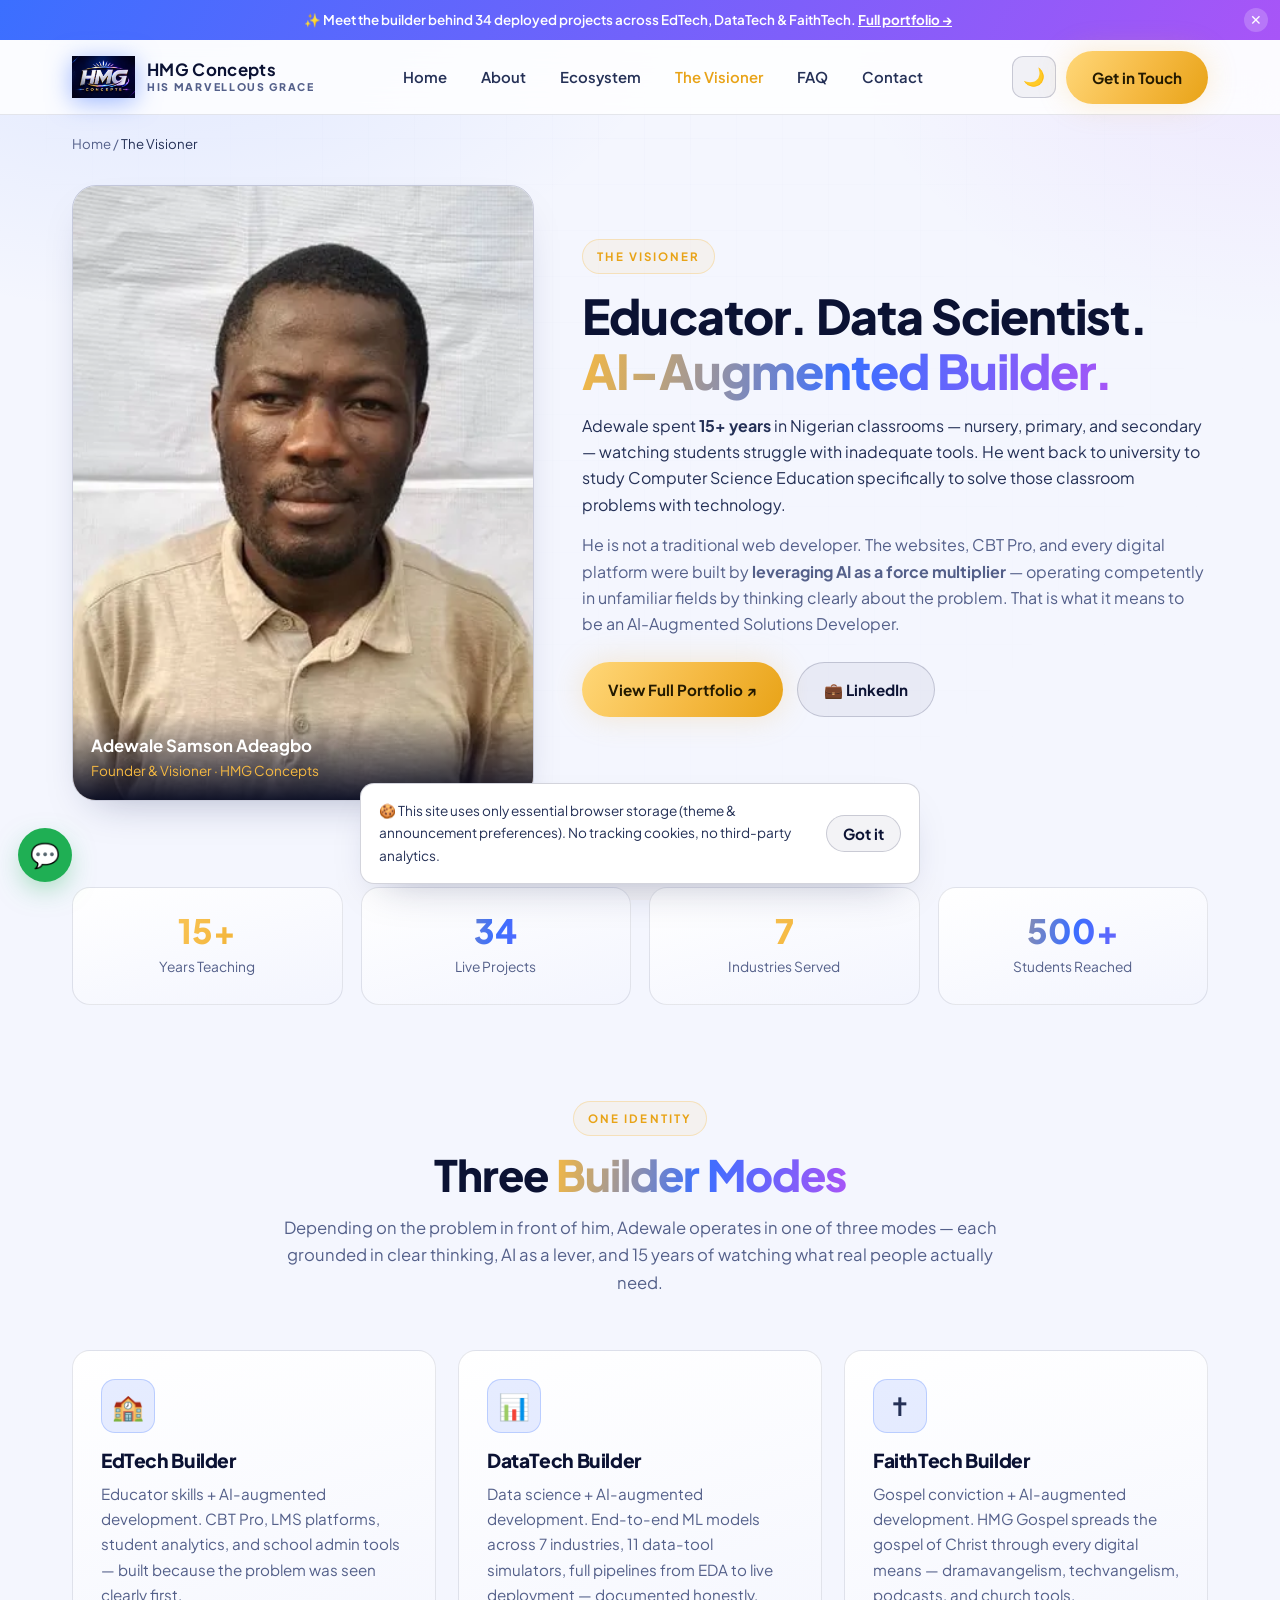
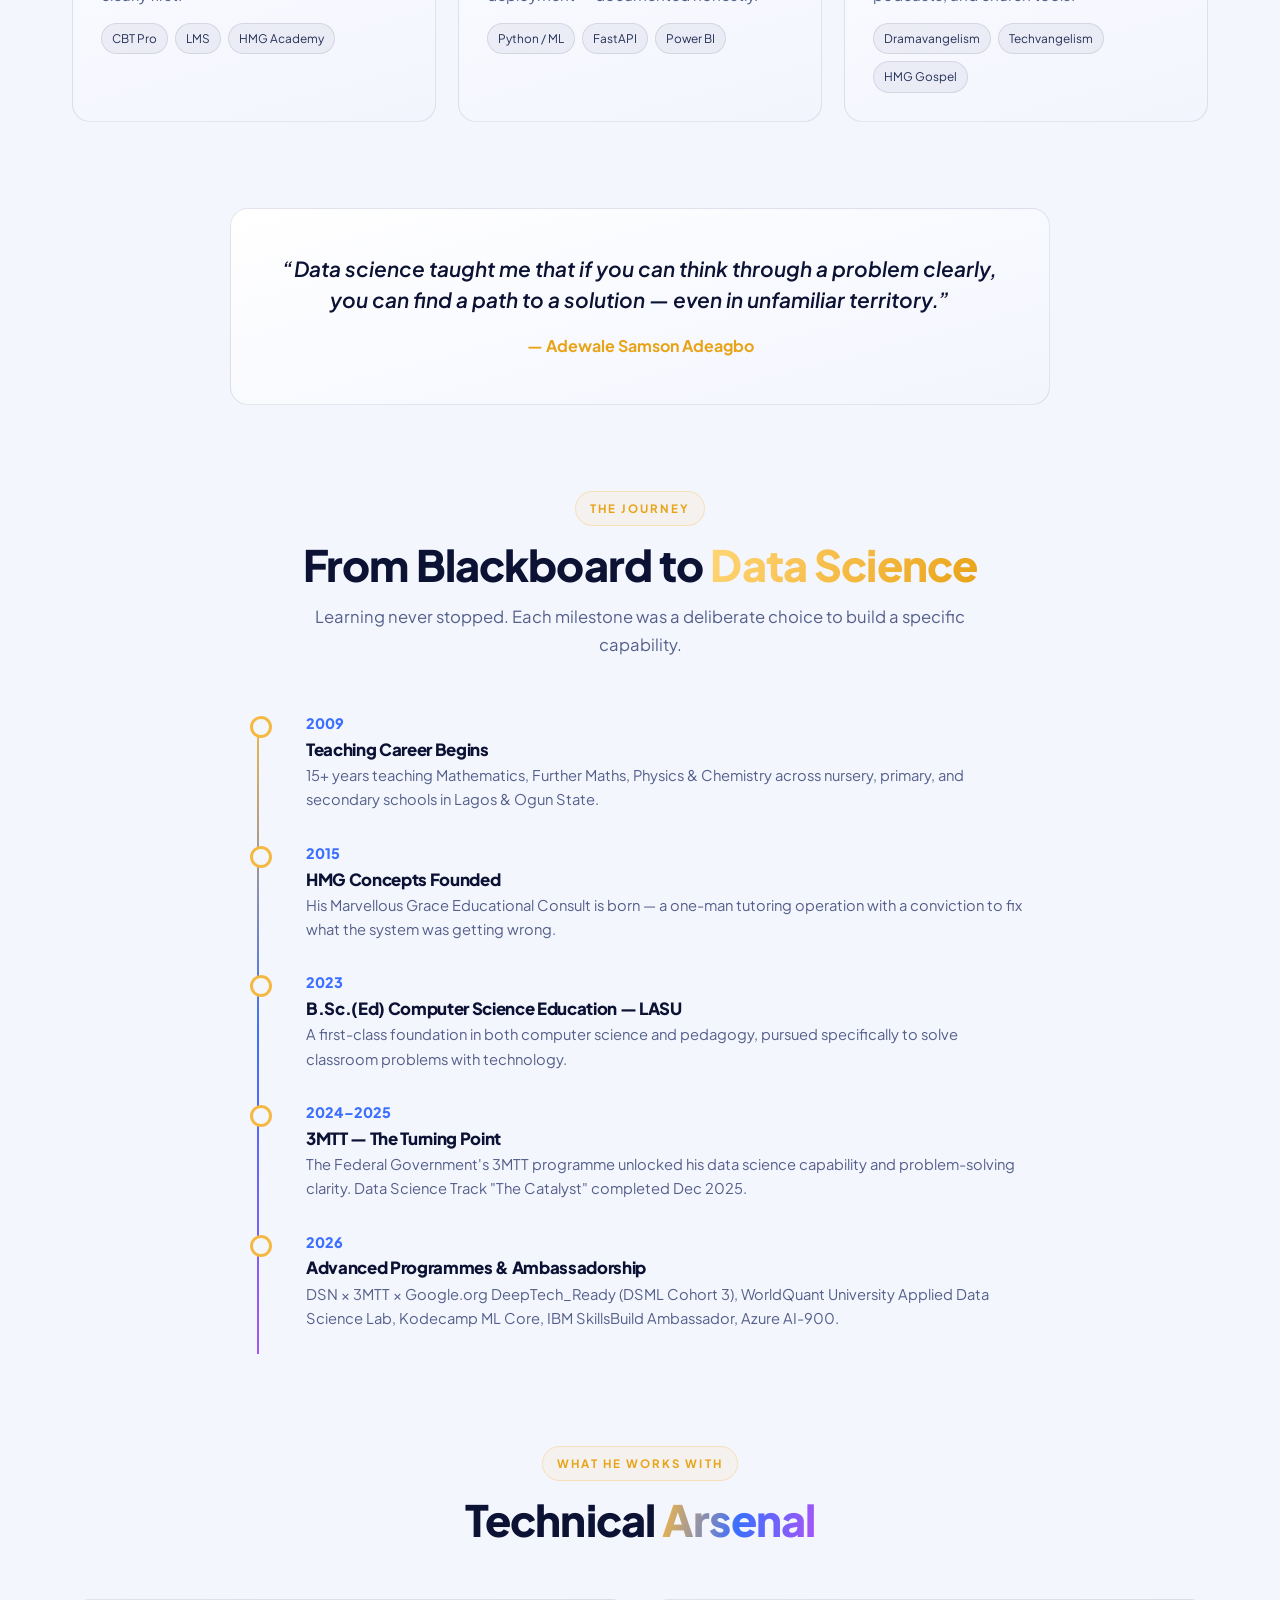
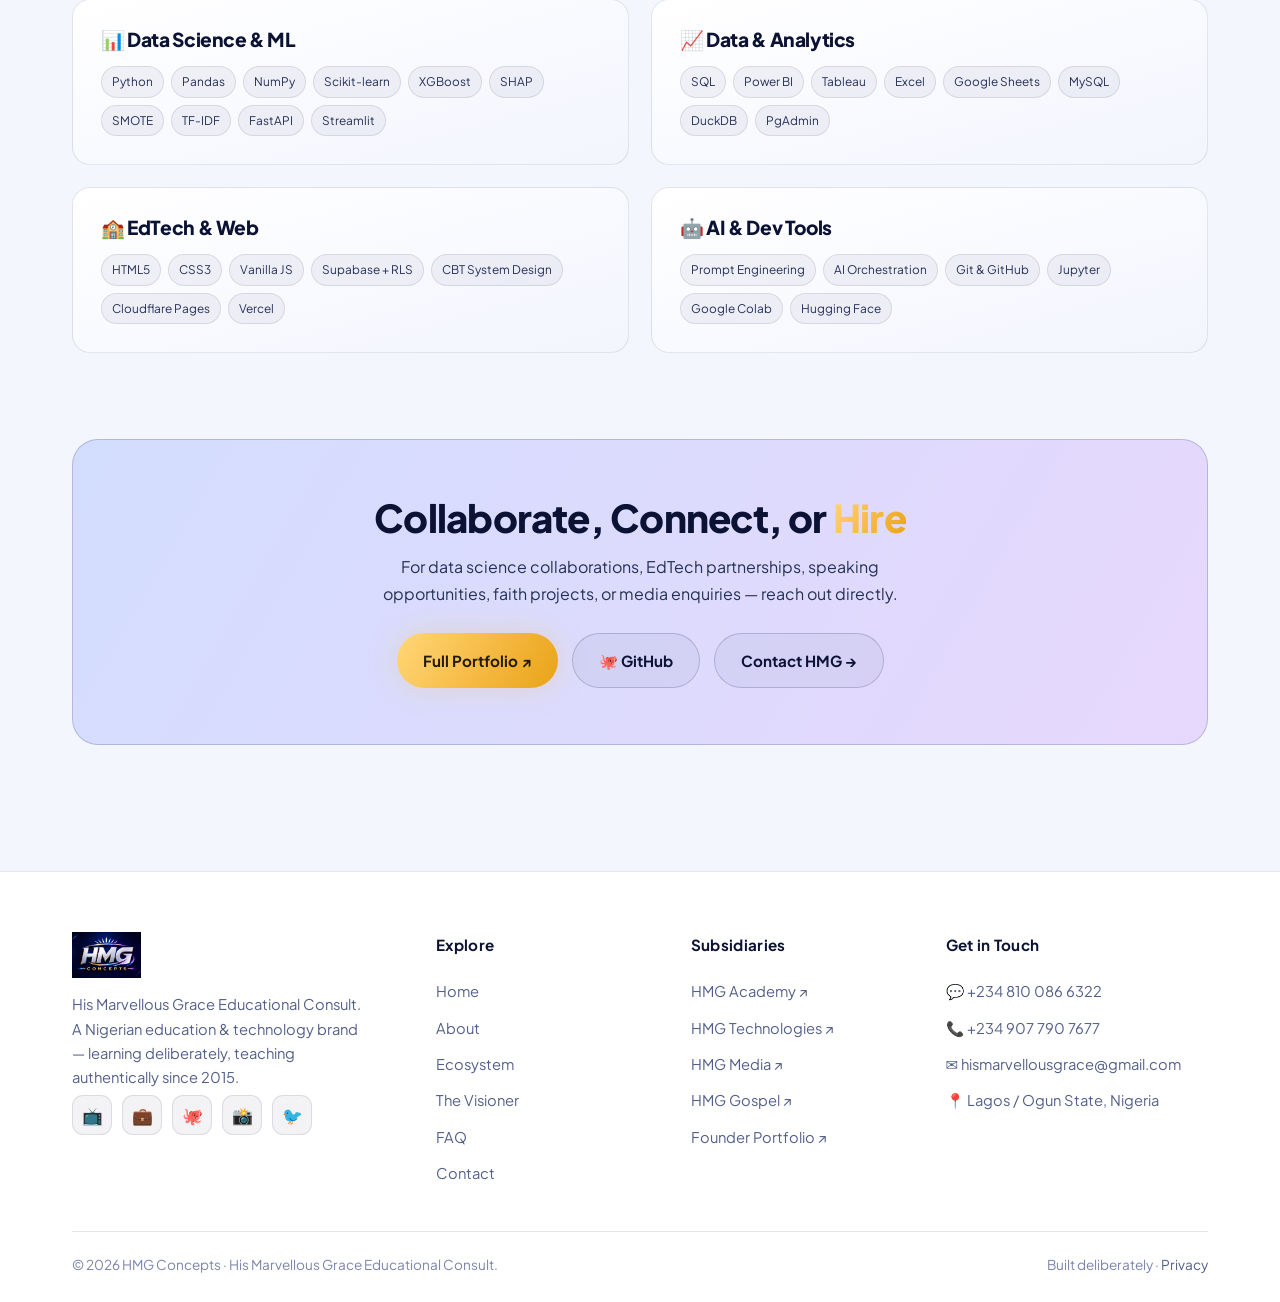
<file: founder.html>
<!DOCTYPE html>
<html lang="en">
<head>
<meta charset="UTF-8">
<meta name="viewport" content="width=device-width,initial-scale=1">
<title>The Visioner | Adewale Samson Adeagbo — Founder, HMG Concepts</title>
<meta name="description" content="Adewale Samson Adeagbo — educator, data scientist, and AI-augmented solutions developer. The Visioner and founder behind HMG Concepts and its four arms.">
<meta name="theme-color" content="#070b22">
<link rel="canonical" href="https://hmgconcepts.pages.dev/founder.html">
<meta property="og:title" content="The Visioner — Adewale Samson Adeagbo">
<meta property="og:description" content="Educator, data scientist, and AI-augmented builder. Founder of HMG Concepts.">
<meta property="og:image" content="https://hmgconcepts.pages.dev/assets/images/og-cover.jpg">
<meta name="twitter:card" content="summary_large_image">
<link rel="icon" href="favicon.ico" sizes="any">
<link rel="icon" type="image/png" href="assets/icons/icon-32.png">
<link rel="apple-touch-icon" href="assets/icons/apple-touch-icon.png">
<link rel="manifest" href="manifest.webmanifest">
<link rel="preconnect" href="https://fonts.googleapis.com">
<link rel="preconnect" href="https://fonts.gstatic.com" crossorigin>
<link href="https://fonts.googleapis.com/css2?family=Plus+Jakarta+Sans:wght@400;500;600;700;800&display=swap" rel="stylesheet">
<link rel="stylesheet" href="assets/css/style.css">
<script type="application/ld+json">
{"@context":"https://schema.org","@type":"Person","name":"Adewale Samson Adeagbo",
"jobTitle":"AI-Augmented Solutions Developer, Data Scientist, STEM Educator",
"worksFor":{"@type":"Organization","name":"HMG Concepts"},
"url":"https://cssadewale.pages.dev/","sameAs":["https://linkedin.com/in/adewalesamsonadeagbo","https://github.com/cssadewale"]}
</script>
</head>
<body>
<div class="progress-bar"></div>
<a class="skip-link" href="#main">Skip to content</a>

<div class="topbar">
  ✨ Meet the builder behind 34 deployed projects across EdTech, DataTech &amp; FaithTech.
  <a href="https://cssadewale.pages.dev/" target="_blank" rel="noopener">Full portfolio →</a>
  <button class="close" aria-label="Dismiss announcement">✕</button>
</div>

<header class="nav">
  <div class="container nav-inner">
    <a class="brand" href="index.html" aria-label="HMG Concepts home">
      <picture><source srcset="assets/images/hmg-logo.webp" type="image/webp"><img src="assets/images/hmg-logo.png" alt="HMG Concepts logo"></picture>
      <span class="bt"><b>HMG Concepts</b><span>His Marvellous Grace</span></span>
    </a>
    <nav class="nav-links" id="navLinks" aria-label="Primary">
      <a href="index.html">Home</a>
      <a href="about.html">About</a>
      <a href="ecosystem.html">Ecosystem</a>
      <a href="founder.html" class="active">The Visioner</a>
      <a href="faq.html">FAQ</a>
      <a href="contact.html">Contact</a>
    </nav>
    <div class="nav-cta">
      <button class="theme-toggle" data-theme-btn aria-label="Toggle light/dark theme"><span data-theme-icon>☀️</span></button>
      <a href="contact.html" class="btn btn-primary">Get in Touch</a>
      <button class="nav-toggle" id="navToggle" aria-label="Open menu"><span></span><span></span><span></span></button>
    </div>
  </div>
</header>

<main id="main">
<div class="container"><nav class="crumb"><a href="index.html">Home</a> / <span>The Visioner</span></nav></div>

<section class="section" style="padding-top:30px">
  <div class="container founder-wrap">
    <div class="founder-photo reveal">
      <picture><source srcset="assets/images/founder.webp" type="image/webp"><img src="assets/images/founder.jpg" alt="Adewale Samson Adeagbo"></picture>
      <div class="ribbon"><b>Adewale Samson Adeagbo</b><span>Founder &amp; Visioner · HMG Concepts</span></div>
    </div>
    <div class="reveal">
      <span class="eyebrow">The Visioner</span>
      <h1 style="font-size:clamp(1.9rem,4.6vw,3rem);margin:14px 0 14px">Educator. Data Scientist. <span class="grad-text">AI-Augmented Builder.</span></h1>
      <p style="color:var(--silver);margin-bottom:14px">Adewale spent <strong>15+ years</strong> in Nigerian classrooms — nursery, primary, and secondary — watching students struggle with inadequate tools. He went back to university to study Computer Science Education specifically to solve those classroom problems with technology.</p>
      <p style="color:var(--muted)">He is not a traditional web developer. The websites, CBT Pro, and every digital platform were built by <strong>leveraging AI as a force multiplier</strong> — operating competently in unfamiliar fields by thinking clearly about the problem. That is what it means to be an AI-Augmented Solutions Developer.</p>
      <div class="hero-cta" style="margin-top:24px">
        <a href="https://cssadewale.pages.dev/" class="btn btn-primary" target="_blank" rel="noopener">View Full Portfolio ↗</a>
        <a href="https://linkedin.com/in/adewalesamsonadeagbo" class="btn btn-ghost" target="_blank" rel="noopener">💼 LinkedIn</a>
      </div>
    </div>
  </div>
</section>

<section class="section" style="padding-top:0">
  <div class="container">
    <div class="stats">
      <div class="stat reveal"><b class="gold-text" data-count="15" data-suffix="+">0</b><span>Years Teaching</span></div>
      <div class="stat reveal"><b class="grad-text" data-count="34">0</b><span>Live Projects</span></div>
      <div class="stat reveal"><b class="gold-text" data-count="7">0</b><span>Industries Served</span></div>
      <div class="stat reveal"><b class="grad-text" data-count="500" data-suffix="+">0</b><span>Students Reached</span></div>
    </div>
  </div>
</section>

<section class="section" style="padding-top:10px">
  <div class="container">
    <div class="section-head reveal">
      <span class="eyebrow">One Identity</span>
      <h2>Three <span class="grad-text">Builder Modes</span></h2>
      <p>Depending on the problem in front of him, Adewale operates in one of three modes — each grounded in clear thinking, AI as a lever, and 15 years of watching what real people actually need.</p>
    </div>
    <div class="grid g-3">
      <div class="card reveal"><div class="ico">🏫</div><h3>EdTech Builder</h3><p>Educator skills + AI-augmented development. CBT Pro, LMS platforms, student analytics, and school admin tools — built because the problem was seen clearly first.</p><div class="tags"><span>CBT Pro</span><span>LMS</span><span>HMG Academy</span></div></div>
      <div class="card reveal"><div class="ico">📊</div><h3>DataTech Builder</h3><p>Data science + AI-augmented development. End-to-end ML models across 7 industries, 11 data-tool simulators, full pipelines from EDA to live deployment — documented honestly.</p><div class="tags"><span>Python / ML</span><span>FastAPI</span><span>Power BI</span></div></div>
      <div class="card reveal"><div class="ico">✝️</div><h3>FaithTech Builder</h3><p>Gospel conviction + AI-augmented development. HMG Gospel spreads the gospel of Christ through every digital means — dramavangelism, techvangelism, podcasts, and church tools.</p><div class="tags"><span>Dramavangelism</span><span>Techvangelism</span><span>HMG Gospel</span></div></div>
    </div>
  </div>
</section>

<section class="section" style="padding-top:0">
  <div class="container"><div class="quote reveal"><p>“Data science taught me that if you can think through a problem clearly, you can find a path to a solution — even in unfamiliar territory.”</p><div class="by">— Adewale Samson Adeagbo</div></div></div>
</section>

<section class="section" style="padding-top:0">
  <div class="container">
    <div class="section-head reveal">
      <span class="eyebrow">The Journey</span>
      <h2>From Blackboard to <span class="gold-text">Data Science</span></h2>
      <p>Learning never stopped. Each milestone was a deliberate choice to build a specific capability.</p>
    </div>
    <div class="timeline">
      <div class="tl-item reveal"><div class="yr">2009</div><h4>Teaching Career Begins</h4><p>15+ years teaching Mathematics, Further Maths, Physics &amp; Chemistry across nursery, primary, and secondary schools in Lagos &amp; Ogun State.</p></div>
      <div class="tl-item reveal"><div class="yr">2015</div><h4>HMG Concepts Founded</h4><p>His Marvellous Grace Educational Consult is born — a one-man tutoring operation with a conviction to fix what the system was getting wrong.</p></div>
      <div class="tl-item reveal"><div class="yr">2023</div><h4>B.Sc.(Ed) Computer Science Education — LASU</h4><p>A first-class foundation in both computer science and pedagogy, pursued specifically to solve classroom problems with technology.</p></div>
      <div class="tl-item reveal"><div class="yr">2024–2025</div><h4>3MTT — The Turning Point</h4><p>The Federal Government's 3MTT programme unlocked his data science capability and problem-solving clarity. Data Science Track "The Catalyst" completed Dec 2025.</p></div>
      <div class="tl-item reveal"><div class="yr">2026</div><h4>Advanced Programmes &amp; Ambassadorship</h4><p>DSN × 3MTT × Google.org DeepTech_Ready (DSML Cohort 3), WorldQuant University Applied Data Science Lab, Kodecamp ML Core, IBM SkillsBuild Ambassador, Azure AI-900.</p></div>
    </div>
  </div>
</section>

<section class="section" style="padding-top:0">
  <div class="container">
    <div class="section-head reveal"><span class="eyebrow">What He Works With</span><h2>Technical <span class="grad-text">Arsenal</span></h2></div>
    <div class="grid g-2">
      <div class="card reveal"><h3 style="margin-bottom:12px">📊 Data Science &amp; ML</h3><div class="tags"><span>Python</span><span>Pandas</span><span>NumPy</span><span>Scikit-learn</span><span>XGBoost</span><span>SHAP</span><span>SMOTE</span><span>TF-IDF</span><span>FastAPI</span><span>Streamlit</span></div></div>
      <div class="card reveal"><h3 style="margin-bottom:12px">📈 Data &amp; Analytics</h3><div class="tags"><span>SQL</span><span>Power BI</span><span>Tableau</span><span>Excel</span><span>Google Sheets</span><span>MySQL</span><span>DuckDB</span><span>PgAdmin</span></div></div>
      <div class="card reveal"><h3 style="margin-bottom:12px">🏫 EdTech &amp; Web</h3><div class="tags"><span>HTML5</span><span>CSS3</span><span>Vanilla JS</span><span>Supabase + RLS</span><span>CBT System Design</span><span>Cloudflare Pages</span><span>Vercel</span></div></div>
      <div class="card reveal"><h3 style="margin-bottom:12px">🤖 AI &amp; Dev Tools</h3><div class="tags"><span>Prompt Engineering</span><span>AI Orchestration</span><span>Git &amp; GitHub</span><span>Jupyter</span><span>Google Colab</span><span>Hugging Face</span></div></div>
    </div>
  </div>
</section>

<section class="section" style="padding-top:0">
  <div class="container">
    <div class="cta-band reveal">
      <h2>Collaborate, Connect, or <span class="gold-text">Hire</span></h2>
      <p>For data science collaborations, EdTech partnerships, speaking opportunities, faith projects, or media enquiries — reach out directly.</p>
      <div class="cta-actions">
        <a href="https://cssadewale.pages.dev/" class="btn btn-primary" target="_blank" rel="noopener">Full Portfolio ↗</a>
        <a href="https://github.com/cssadewale" class="btn btn-ghost" target="_blank" rel="noopener">🐙 GitHub</a>
        <a href="contact.html" class="btn btn-ghost">Contact HMG →</a>
      </div>
    </div>
  </div>
</section>
</main>

<footer class="site">
  <div class="container">
    <div class="foot-grid">
      <div class="foot-brand">
        <picture><source srcset="assets/images/hmg-logo.webp" type="image/webp"><img src="assets/images/hmg-logo.png" alt="HMG Concepts"></picture>
        <p>His Marvellous Grace Educational Consult. A Nigerian education &amp; technology brand — learning deliberately, teaching authentically since 2015.</p>
        <div class="socials">
          <a href="https://youtube.com/@hmgconcepts" target="_blank" rel="noopener" title="YouTube" aria-label="YouTube">📺</a>
          <a href="https://linkedin.com/in/adewalesamsonadeagbo" target="_blank" rel="noopener" title="LinkedIn" aria-label="LinkedIn">💼</a>
          <a href="https://github.com/cssadewale" target="_blank" rel="noopener" title="GitHub" aria-label="GitHub">🐙</a>
          <a href="https://instagram.com/cssadewale" target="_blank" rel="noopener" title="Instagram" aria-label="Instagram">📸</a>
          <a href="https://x.com/cssadewale" target="_blank" rel="noopener" title="X" aria-label="X">🐦</a>
        </div>
      </div>
      <div class="foot-col"><h5>Explore</h5><a href="index.html">Home</a><a href="about.html">About</a><a href="ecosystem.html">Ecosystem</a><a href="founder.html">The Visioner</a><a href="faq.html">FAQ</a><a href="contact.html">Contact</a></div>
      <div class="foot-col"><h5>Subsidiaries</h5><a href="https://hmgacademy.pages.dev/" target="_blank" rel="noopener">HMG Academy ↗</a><a href="https://hmgtechnologies.pages.dev/" target="_blank" rel="noopener">HMG Technologies ↗</a><a href="https://hmgmedia.pages.dev/" target="_blank" rel="noopener">HMG Media ↗</a><a href="https://hmggospel.pages.dev/" target="_blank" rel="noopener">HMG Gospel ↗</a><a href="https://cssadewale.pages.dev/" target="_blank" rel="noopener">Founder Portfolio ↗</a></div>
      <div class="foot-col"><h5>Get in Touch</h5><a href="https://wa.me/2348100866322" target="_blank" rel="noopener">💬 +234 810 086 6322</a><a href="tel:+2349077907677">📞 +234 907 790 7677</a><a href="mailto:hismarvellousgrace@gmail.com">✉️ hismarvellousgrace@gmail.com</a><a href="https://www.google.com/maps/search/Lagos+Nigeria" target="_blank" rel="noopener">📍 Lagos / Ogun State, Nigeria</a></div>
    </div>
    <div class="foot-bottom">
      <span>© <span data-year>2026</span> HMG Concepts · His Marvellous Grace Educational Consult.</span>
      <span>Built deliberately · <a href="privacy.html">Privacy</a></span>
    </div>
  </div>
</footer>

<div class="notice">
  <span>🍪 This site uses only essential browser storage (theme &amp; announcement preferences). No tracking cookies, no third-party analytics.</span>
  <button class="btn btn-ghost" style="padding:8px 16px">Got it</button>
</div>
<a class="fab-wa" href="https://wa.me/2348100866322" target="_blank" rel="noopener" aria-label="Chat on WhatsApp">💬</a>
<button class="scroll-top" aria-label="Back to top">↑</button>
<script src="assets/js/main.js"></script>
<script>if('serviceWorker' in navigator){window.addEventListener('load',()=>{navigator.serviceWorker.register('sw.js').catch(()=>{});});}</script>
</body>
</html>
</file>
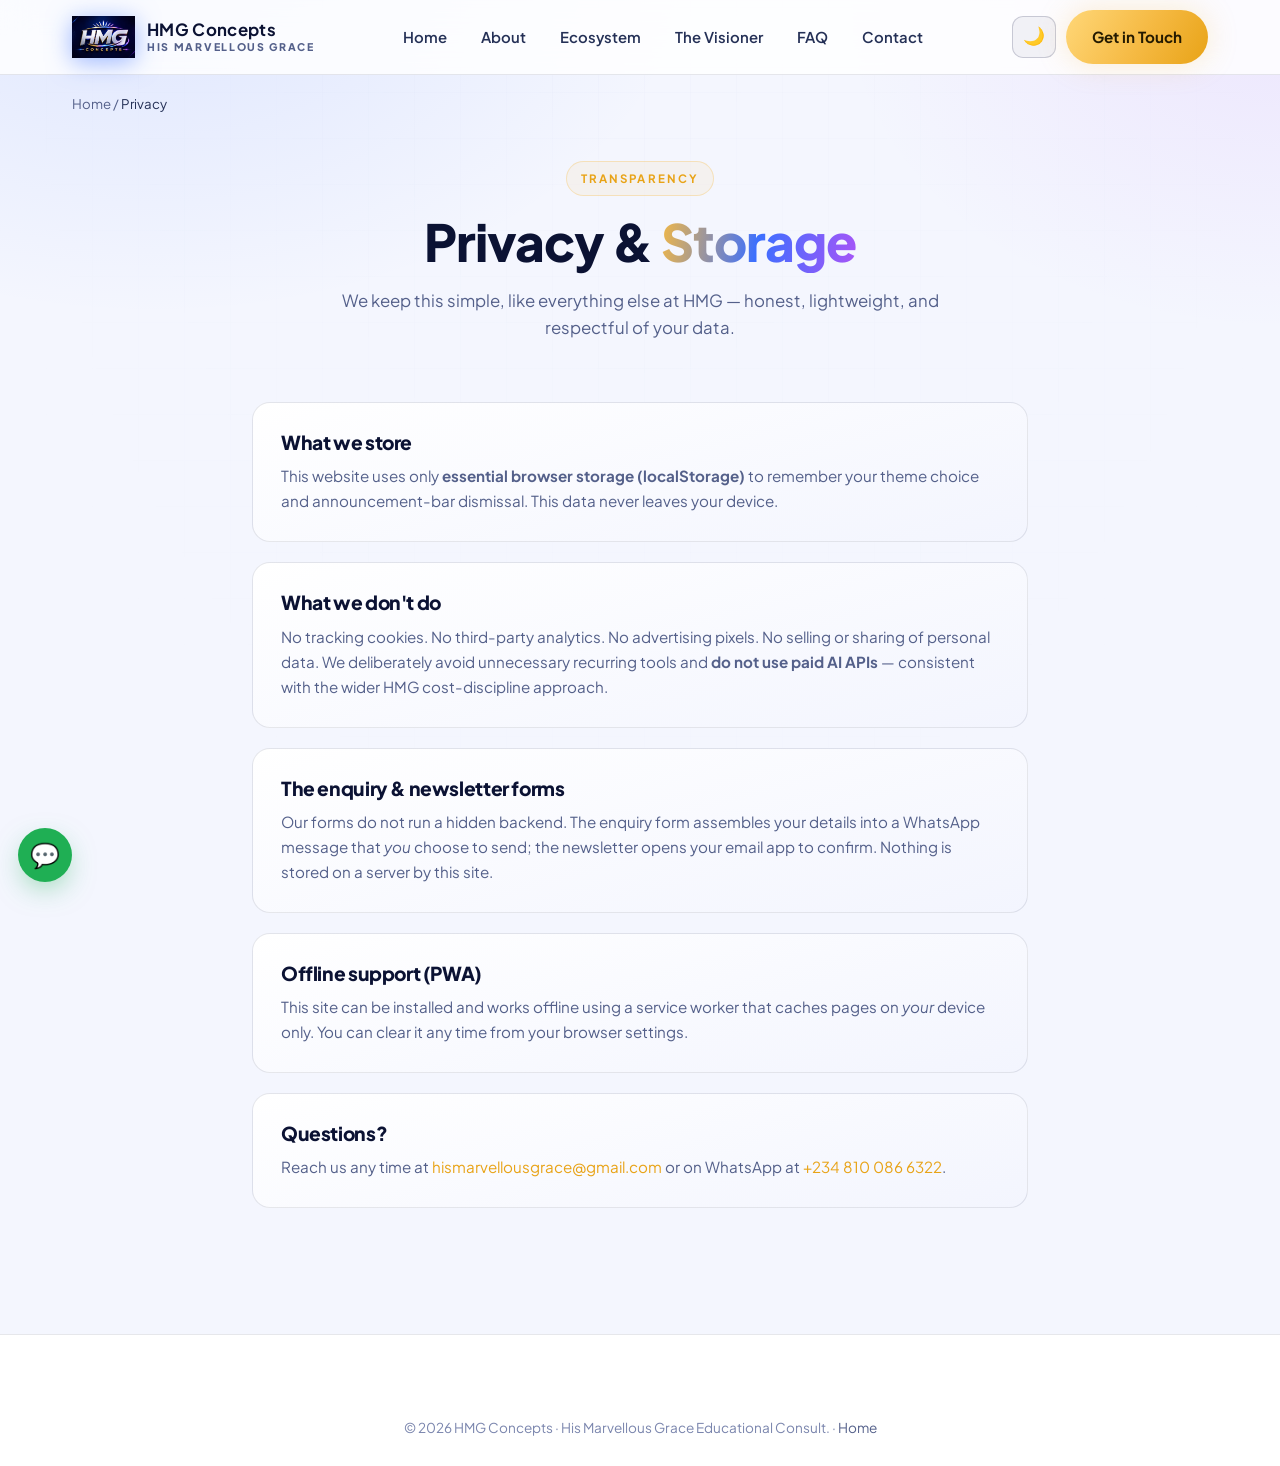
<file: privacy.html>
<!DOCTYPE html>
<html lang="en">
<head>
<meta charset="UTF-8">
<meta name="viewport" content="width=device-width,initial-scale=1">
<title>Privacy & Storage | HMG Concepts</title>
<meta name="description" content="How HMG Concepts handles privacy and browser storage. We use only essential localStorage, with no tracking cookies or third-party analytics.">
<meta name="theme-color" content="#070b22">
<link rel="canonical" href="https://hmgconcepts.pages.dev/privacy.html">
<link rel="icon" href="favicon.ico" sizes="any">
<link rel="icon" type="image/png" href="assets/icons/icon-32.png">
<link rel="apple-touch-icon" href="assets/icons/apple-touch-icon.png">
<link rel="manifest" href="manifest.webmanifest">
<link rel="preconnect" href="https://fonts.googleapis.com">
<link rel="preconnect" href="https://fonts.gstatic.com" crossorigin>
<link href="https://fonts.googleapis.com/css2?family=Plus+Jakarta+Sans:wght@400;500;600;700;800&display=swap" rel="stylesheet">
<link rel="stylesheet" href="assets/css/style.css">
</head>
<body>
<div class="progress-bar"></div>
<a class="skip-link" href="#main">Skip to content</a>

<header class="nav">
  <div class="container nav-inner">
    <a class="brand" href="index.html" aria-label="HMG Concepts home">
      <picture><source srcset="assets/images/hmg-logo.webp" type="image/webp"><img src="assets/images/hmg-logo.png" alt="HMG Concepts logo"></picture>
      <span class="bt"><b>HMG Concepts</b><span>His Marvellous Grace</span></span>
    </a>
    <nav class="nav-links" id="navLinks" aria-label="Primary">
      <a href="index.html">Home</a><a href="about.html">About</a><a href="ecosystem.html">Ecosystem</a><a href="founder.html">The Visioner</a><a href="faq.html">FAQ</a><a href="contact.html">Contact</a>
    </nav>
    <div class="nav-cta">
      <button class="theme-toggle" data-theme-btn aria-label="Toggle light/dark theme"><span data-theme-icon>☀️</span></button>
      <a href="contact.html" class="btn btn-primary">Get in Touch</a>
      <button class="nav-toggle" id="navToggle" aria-label="Open menu"><span></span><span></span><span></span></button>
    </div>
  </div>
</header>

<main id="main">
<div class="container"><nav class="crumb"><a href="index.html">Home</a> / <span>Privacy</span></nav></div>

<section class="page-hero">
  <div class="container reveal">
    <span class="eyebrow">Transparency</span>
    <h1>Privacy &amp; <span class="grad-text">Storage</span></h1>
    <p>We keep this simple, like everything else at HMG — honest, lightweight, and respectful of your data.</p>
  </div>
</section>

<section class="section" style="padding-top:30px">
  <div class="container" style="max-width:820px">
    <div class="card reveal" style="margin-bottom:20px"><h3>What we store</h3><p>This website uses only <strong>essential browser storage (localStorage)</strong> to remember your theme choice and announcement-bar dismissal. This data never leaves your device.</p></div>
    <div class="card reveal" style="margin-bottom:20px"><h3>What we don't do</h3><p>No tracking cookies. No third-party analytics. No advertising pixels. No selling or sharing of personal data. We deliberately avoid unnecessary recurring tools and <strong>do not use paid AI APIs</strong> — consistent with the wider HMG cost-discipline approach.</p></div>
    <div class="card reveal" style="margin-bottom:20px"><h3>The enquiry &amp; newsletter forms</h3><p>Our forms do not run a hidden backend. The enquiry form assembles your details into a WhatsApp message that <em>you</em> choose to send; the newsletter opens your email app to confirm. Nothing is stored on a server by this site.</p></div>
    <div class="card reveal" style="margin-bottom:20px"><h3>Offline support (PWA)</h3><p>This site can be installed and works offline using a service worker that caches pages on <em>your</em> device only. You can clear it any time from your browser settings.</p></div>
    <div class="card reveal"><h3>Questions?</h3><p>Reach us any time at <a href="mailto:hismarvellousgrace@gmail.com" style="color:var(--gold-2)">hismarvellousgrace@gmail.com</a> or on WhatsApp at <a href="https://wa.me/2348100866322" target="_blank" rel="noopener" style="color:var(--gold-2)">+234 810 086 6322</a>.</p></div>
  </div>
</section>
</main>

<footer class="site">
  <div class="container">
    <div class="foot-bottom" style="border:none;justify-content:center">
      <span>© <span data-year>2026</span> HMG Concepts · His Marvellous Grace Educational Consult. · <a href="index.html">Home</a></span>
    </div>
  </div>
</footer>
<a class="fab-wa" href="https://wa.me/2348100866322" target="_blank" rel="noopener" aria-label="Chat on WhatsApp">💬</a>
<button class="scroll-top" aria-label="Back to top">↑</button>
<script src="assets/js/main.js"></script>
<script>if('serviceWorker' in navigator){window.addEventListener('load',()=>{navigator.serviceWorker.register('sw.js').catch(()=>{});});}</script>
</body>
</html>
</file>
<file: assets/css/style.css>
/* ============================================================
   HMG CONCEPTS — Master Stylesheet (Enterprise build)
   Palette from the official HMG logo:
   Navy · Gold · Electric Blue · Purple · Silver/White
   Supports DARK (default) + LIGHT themes via [data-theme].
   ============================================================ */

:root{
  /* Brand constants (theme-independent) */
  --gold:#f5b942;
  --gold-2:#e8a317;
  --blue:#3b6fff;
  --blue-2:#2563eb;
  --purple:#a855f7;
  --purple-2:#7c3aed;
  --green:#28d17c;

  --grad-brand:linear-gradient(100deg,var(--gold) 0%,var(--blue) 50%,var(--purple) 100%);
  --grad-blue-purple:linear-gradient(120deg,var(--blue) 0%,var(--purple) 100%);
  --grad-gold:linear-gradient(120deg,#ffd778,var(--gold) 55%,var(--gold-2));
  --glow-blue:0 0 40px rgba(59,111,255,.35);
  --glow-gold:0 0 30px rgba(245,185,66,.25);

  --radius:18px;
  --radius-sm:12px;
  --maxw:1180px;
  --ease:cubic-bezier(.22,.61,.36,1);
  --font:'Plus Jakarta Sans','Segoe UI',system-ui,-apple-system,Roboto,Helvetica,Arial,sans-serif;
}

/* ---------- DARK THEME (default) ---------- */
:root,:root[data-theme="dark"]{
  --navy-900:#070b22;
  --navy-800:#0a0f2e;
  --bg:#070b22;
  --card:linear-gradient(165deg,rgba(17,27,75,.75),rgba(10,15,46,.6));
  --card-solid:rgba(13,19,58,.6);
  --line:rgba(255,255,255,.08);
  --line-strong:rgba(255,255,255,.16);
  --white:#f7f9ff;
  --silver:#c7cfeb;
  --muted:#97a1c9;
  --muted-2:#6f79a3;
  --shadow:0 20px 50px -20px rgba(0,0,0,.7);
  --nav-bg:rgba(8,12,38,.72);
  --input-bg:rgba(7,11,34,.6);
  --chip-bg:rgba(255,255,255,.05);
}

/* ---------- LIGHT THEME ---------- */
:root[data-theme="light"]{
  --navy-900:#eef1fb;
  --navy-800:#e6eafb;
  --bg:#f4f6fe;
  --card:linear-gradient(165deg,#ffffff,#f3f5fe);
  --card-solid:#ffffff;
  --line:rgba(11,20,60,.10);
  --line-strong:rgba(11,20,60,.18);
  --white:#0b1233;
  --silver:#243056;
  --muted:#54608a;
  --muted-2:#7a85ad;
  --shadow:0 18px 44px -22px rgba(20,29,84,.35);
  --nav-bg:rgba(255,255,255,.82);
  --input-bg:#ffffff;
  --chip-bg:rgba(20,29,84,.05);
}

*{box-sizing:border-box;margin:0;padding:0}
html{scroll-behavior:smooth;-webkit-text-size-adjust:100%}
body{
  font-family:var(--font);
  background:var(--bg);
  color:var(--silver);
  line-height:1.65;
  overflow-x:hidden;
  -webkit-font-smoothing:antialiased;
  transition:background .4s var(--ease),color .4s var(--ease);
}

/* Ambient background */
body::before{
  content:"";position:fixed;inset:0;z-index:-2;transition:opacity .4s;
  background:
    radial-gradient(900px 600px at 12% -5%,rgba(59,111,255,.20),transparent 60%),
    radial-gradient(800px 600px at 100% 0%,rgba(168,85,247,.16),transparent 55%),
    radial-gradient(700px 500px at 50% 120%,rgba(245,185,66,.10),transparent 60%),
    var(--bg);
}
:root[data-theme="light"] body::before{
  background:
    radial-gradient(900px 600px at 12% -5%,rgba(59,111,255,.12),transparent 60%),
    radial-gradient(800px 600px at 100% 0%,rgba(168,85,247,.10),transparent 55%),
    radial-gradient(700px 500px at 50% 120%,rgba(245,185,66,.10),transparent 60%),
    var(--bg);
}
body::after{
  content:"";position:fixed;inset:0;z-index:-1;opacity:.4;
  background-image:linear-gradient(rgba(120,140,200,.06) 1px,transparent 1px),
                   linear-gradient(90deg,rgba(120,140,200,.06) 1px,transparent 1px);
  background-size:46px 46px;
  -webkit-mask-image:radial-gradient(ellipse at 50% 0%,#000,transparent 80%);
          mask-image:radial-gradient(ellipse at 50% 0%,#000,transparent 80%);
}

a{color:inherit;text-decoration:none}
img{max-width:100%;display:block}
ul{list-style:none}
.container{width:100%;max-width:var(--maxw);margin:0 auto;padding:0 22px}

/* Accessibility */
.skip-link{position:absolute;left:-999px;top:0;z-index:200;background:var(--gold);color:#241a00;
  padding:12px 18px;border-radius:0 0 10px 0;font-weight:700}
.skip-link:focus{left:0}
:focus-visible{outline:2px solid var(--gold);outline-offset:3px;border-radius:6px}

/* Reading progress bar */
.progress-bar{position:fixed;top:0;left:0;height:3px;width:0;z-index:120;background:var(--grad-brand);transition:width .1s linear}

/* Typography helpers */
h1,h2,h3,h4{color:var(--white);line-height:1.15;font-weight:800;letter-spacing:-.02em}
.grad-text{background:var(--grad-brand);-webkit-background-clip:text;background-clip:text;color:transparent}
.gold-text{background:var(--grad-gold);-webkit-background-clip:text;background-clip:text;color:transparent}
.eyebrow{
  display:inline-flex;align-items:center;gap:8px;
  font-size:.72rem;font-weight:700;letter-spacing:.18em;text-transform:uppercase;
  color:var(--gold-2);padding:7px 14px;border:1px solid rgba(245,185,66,.3);
  border-radius:999px;background:rgba(245,185,66,.08);
}
.section{padding:86px 0}
.section-head{max-width:720px;margin:0 auto 54px;text-align:center}
.section-head h2{font-size:clamp(1.7rem,4vw,2.7rem);margin:14px 0 14px}
.section-head p{color:var(--muted);font-size:1.04rem}
.center{text-align:center}

/* Buttons */
.btn{
  display:inline-flex;align-items:center;gap:9px;cursor:pointer;border:none;
  font-family:inherit;font-weight:700;font-size:.95rem;
  padding:14px 26px;border-radius:999px;transition:transform .25s var(--ease),box-shadow .25s var(--ease),background .25s;
  position:relative;white-space:nowrap;
}
.btn:hover{transform:translateY(-3px)}
.btn-primary{background:var(--grad-gold);color:#241a00;box-shadow:var(--glow-gold)}
.btn-primary:hover{box-shadow:0 14px 34px -8px rgba(245,185,66,.55)}
.btn-blue{background:var(--grad-blue-purple);color:#fff;box-shadow:var(--glow-blue)}
.btn-blue:hover{box-shadow:0 14px 36px -8px rgba(99,102,241,.6)}
.btn-ghost{background:var(--chip-bg);color:var(--white);border:1px solid var(--line-strong)}
.btn-ghost:hover{border-color:var(--gold);background:rgba(245,185,66,.10)}
.btn-wa{background:#1faf54;color:#fff}
.btn-wa:hover{box-shadow:0 14px 30px -10px rgba(31,175,84,.6)}

/* ====================== HEADER ====================== */
.topbar{
  background:var(--grad-blue-purple);color:#fff;font-size:.84rem;text-align:center;
  padding:9px 40px 9px 16px;position:relative;font-weight:600;
}
.topbar a{text-decoration:underline;font-weight:700}
.topbar .close{position:absolute;right:12px;top:50%;transform:translateY(-50%);
  background:rgba(255,255,255,.2);border:none;color:#fff;width:24px;height:24px;border-radius:50%;cursor:pointer;font-size:.9rem}
.topbar.hide{display:none}

header.nav{
  position:sticky;top:0;z-index:60;
  background:var(--nav-bg);backdrop-filter:blur(16px);
  border-bottom:1px solid var(--line);
}
.nav-inner{display:flex;align-items:center;justify-content:space-between;height:74px;gap:16px}
.brand{display:flex;align-items:center;gap:12px;font-weight:800}
.brand img{height:42px;width:auto;filter:drop-shadow(0 4px 12px rgba(59,111,255,.5))}
.brand .bt{display:flex;flex-direction:column;line-height:1}
.brand .bt b{color:var(--white);font-size:1.05rem;letter-spacing:.02em}
.brand .bt span{color:var(--muted);font-size:.66rem;letter-spacing:.16em;text-transform:uppercase;margin-top:3px}
.nav-links{display:flex;align-items:center;gap:6px}
.nav-links a{
  padding:10px 14px;border-radius:10px;color:var(--silver);font-weight:600;font-size:.93rem;
  transition:color .2s,background .2s;
}
.nav-links a:hover{color:var(--white);background:var(--chip-bg)}
.nav-links a.active{color:var(--gold-2)}
.nav-cta{display:flex;align-items:center;gap:10px}
.theme-toggle{width:44px;height:42px;border-radius:11px;border:1px solid var(--line-strong);
  background:var(--chip-bg);color:var(--white);cursor:pointer;font-size:1.1rem;display:grid;place-items:center;transition:.25s}
.theme-toggle:hover{border-color:var(--gold);transform:translateY(-2px)}
.nav-toggle{display:none;background:none;border:1px solid var(--line-strong);border-radius:10px;width:44px;height:42px;cursor:pointer;flex-direction:column;gap:5px;align-items:center;justify-content:center}
.nav-toggle span{width:20px;height:2px;background:var(--white);border-radius:2px;transition:.3s}

/* ====================== HERO ====================== */
.hero{position:relative;padding:90px 0 70px}
.hero-grid{display:grid;grid-template-columns:1.05fr .95fr;gap:54px;align-items:center}
.hero h1{font-size:clamp(2.3rem,5.6vw,4rem);line-height:1.05;margin:20px 0 20px}
.hero p.lead{font-size:1.12rem;color:var(--silver);max-width:560px;margin-bottom:30px}
.hero-cta{display:flex;flex-wrap:wrap;gap:14px;margin-bottom:30px}
.hero-tags{display:flex;flex-wrap:wrap;gap:10px}
.hero-tags span{font-size:.82rem;color:var(--muted);background:var(--chip-bg);border:1px solid var(--line);padding:7px 13px;border-radius:999px}

.hero-visual{position:relative;display:flex;justify-content:center}
.hero-logo-card{
  position:relative;width:100%;border-radius:26px;padding:30px;
  background:var(--card);
  border:1px solid var(--line-strong);box-shadow:var(--shadow);overflow:hidden;
}
.hero-logo-card::before{
  content:"";position:absolute;inset:-2px;border-radius:26px;padding:2px;
  background:var(--grad-brand);-webkit-mask:linear-gradient(#000 0 0) content-box,linear-gradient(#000 0 0);
  -webkit-mask-composite:xor;mask-composite:exclude;opacity:.5;
}
.hero-logo-card img{border-radius:16px;width:100%}
.float-badge{
  position:absolute;display:flex;align-items:center;gap:10px;
  background:var(--card-solid);border:1px solid var(--line-strong);
  padding:11px 15px;border-radius:14px;box-shadow:var(--shadow);font-size:.82rem;font-weight:600;color:var(--white);
  backdrop-filter:blur(8px);
}
.float-badge .dot{width:9px;height:9px;border-radius:50%;background:var(--green);box-shadow:0 0 10px var(--green)}
.fb-1{top:18px;left:-14px}
.fb-2{bottom:24px;right:-12px}

/* ====================== STAT STRIP ====================== */
.stats{display:grid;grid-template-columns:repeat(4,1fr);gap:18px}
.stat{
  text-align:center;padding:26px 16px;border-radius:var(--radius);
  background:var(--card);border:1px solid var(--line);transition:transform .3s var(--ease),border-color .3s;
}
.stat:hover{transform:translateY(-5px);border-color:rgba(245,185,66,.4)}
.stat b{display:block;font-size:2.1rem;font-weight:800;line-height:1}
.stat span{color:var(--muted);font-size:.86rem;margin-top:8px;display:block}

/* ====================== CARDS / GRID ====================== */
.grid{display:grid;gap:22px}
.g-2{grid-template-columns:repeat(2,1fr)}
.g-3{grid-template-columns:repeat(3,1fr)}
.g-4{grid-template-columns:repeat(4,1fr)}

.card{
  position:relative;padding:28px;border-radius:var(--radius);
  background:var(--card);border:1px solid var(--line);
  transition:transform .3s var(--ease),border-color .3s,box-shadow .3s;overflow:hidden;
}
.card:hover{transform:translateY(-6px);border-color:var(--line-strong);box-shadow:var(--shadow)}
.card .ico{
  width:54px;height:54px;border-radius:14px;display:grid;place-items:center;font-size:1.6rem;margin-bottom:16px;
  background:rgba(59,111,255,.12);border:1px solid rgba(59,111,255,.25);
}
.card h3{font-size:1.2rem;margin-bottom:10px}
.card p{color:var(--muted);font-size:.95rem}
.card .tags{display:flex;flex-wrap:wrap;gap:7px;margin-top:16px}
.card .tags span{font-size:.74rem;color:var(--silver);background:var(--chip-bg);border:1px solid var(--line);padding:5px 10px;border-radius:999px}

/* Subsidiary card */
.sub-card{display:flex;flex-direction:column}
.sub-card .top{display:flex;align-items:center;justify-content:space-between;margin-bottom:16px}
.badge{font-size:.7rem;font-weight:700;letter-spacing:.05em;padding:5px 11px;border-radius:999px;text-transform:uppercase}
.badge.live{color:#1f9d63;background:rgba(40,209,124,.12);border:1px solid rgba(40,209,124,.35)}
.badge.live::before{content:"●";margin-right:5px;font-size:.6rem;vertical-align:middle}
.sub-card ul.feat{margin:14px 0 20px;display:grid;gap:8px}
.sub-card ul.feat li{font-size:.9rem;color:var(--silver);padding-left:22px;position:relative}
.sub-card ul.feat li::before{content:"✓";position:absolute;left:0;color:var(--gold-2);font-weight:800}
.sub-card .link{margin-top:auto;color:var(--blue);font-weight:700;font-size:.92rem;display:inline-flex;gap:6px;align-items:center}
.sub-card:hover .link{color:var(--gold-2)}
ul.feat{display:grid;gap:8px}
ul.feat li{font-size:.92rem;color:var(--silver);padding-left:22px;position:relative}
ul.feat li::before{content:"✓";position:absolute;left:0;color:var(--gold-2);font-weight:800}
.sub-icon{width:60px;height:60px;border-radius:16px;display:grid;place-items:center;font-size:1.9rem}
.si-academy{background:rgba(245,185,66,.13);border:1px solid rgba(245,185,66,.3)}
.si-tech{background:rgba(59,111,255,.13);border:1px solid rgba(59,111,255,.3)}
.si-media{background:rgba(168,85,247,.13);border:1px solid rgba(168,85,247,.3)}
.si-gospel{background:rgba(40,209,124,.12);border:1px solid rgba(40,209,124,.3)}

/* Value cards numbered */
.value{padding:26px;border-radius:var(--radius);background:var(--card-solid);border:1px solid var(--line);transition:.3s var(--ease)}
.value:hover{transform:translateY(-5px);border-color:rgba(168,85,247,.4)}
.value .num{font-size:1rem;font-weight:800;color:var(--gold-2);letter-spacing:.1em}
.value h3{font-size:1.12rem;margin:10px 0 8px}
.value p{color:var(--muted);font-size:.93rem}

/* Pills row */
.pill-row{display:flex;flex-wrap:wrap;gap:10px;justify-content:center}
.pill{font-size:.85rem;color:var(--silver);background:var(--chip-bg);border:1px solid var(--line);padding:9px 15px;border-radius:999px;transition:.2s}
.pill:hover{border-color:var(--gold);color:var(--white)}

/* Split feature */
.split{display:grid;grid-template-columns:1fr 1fr;gap:50px;align-items:center}
.split .media{border-radius:22px;overflow:hidden;border:1px solid var(--line-strong);box-shadow:var(--shadow);position:relative}
.split .media img{width:100%}

/* Founder */
.founder-wrap{display:grid;grid-template-columns:.85fr 1.15fr;gap:48px;align-items:center}
.founder-photo{position:relative;border-radius:24px;overflow:hidden;border:1px solid var(--line-strong);box-shadow:var(--shadow)}
.founder-photo img{width:100%;aspect-ratio:3/4;object-fit:cover}
.founder-photo .ribbon{position:absolute;left:0;bottom:0;right:0;padding:18px;background:linear-gradient(transparent,rgba(7,11,34,.95));}
.founder-photo .ribbon b{color:#fff;font-size:1.05rem}
.founder-photo .ribbon span{color:var(--gold);font-size:.85rem;display:block}
.modes{display:grid;gap:14px;margin-top:22px}
.mode{display:flex;gap:14px;padding:16px;border-radius:14px;background:var(--card-solid);border:1px solid var(--line)}
.mode .e{font-size:1.5rem}
.mode b{color:var(--white)}
.mode p{color:var(--muted);font-size:.9rem;margin-top:3px}

/* Timeline */
.timeline{position:relative;max-width:780px;margin:0 auto;padding-left:30px}
.timeline::before{content:"";position:absolute;left:7px;top:6px;bottom:6px;width:2px;background:var(--grad-brand)}
.tl-item{position:relative;padding:0 0 30px 26px}
.tl-item::before{content:"";position:absolute;left:-30px;top:4px;width:16px;height:16px;border-radius:50%;background:var(--bg);border:3px solid var(--gold)}
.tl-item .yr{color:var(--blue);font-weight:800;font-size:.9rem}
.tl-item h4{margin:4px 0 4px;font-size:1.05rem}
.tl-item p{color:var(--muted);font-size:.92rem}

/* Quote */
.quote{max-width:820px;margin:0 auto;text-align:center;padding:44px;border-radius:var(--radius);
  background:var(--card);border:1px solid var(--line)}
.quote p{font-size:1.3rem;color:var(--white);font-weight:600;font-style:italic;line-height:1.5}
.quote .by{margin-top:18px;color:var(--gold-2);font-weight:700;font-style:normal}

/* ====================== TESTIMONIALS CAROUSEL ====================== */
.tcar{position:relative}
.tcar-track{display:flex;gap:20px;overflow-x:auto;scroll-snap-type:x mandatory;
  scroll-behavior:smooth;padding:6px 2px 16px;-ms-overflow-style:none;scrollbar-width:none}
.tcar-track::-webkit-scrollbar{display:none}
.tcar-card{flex:0 0 clamp(280px,80%,380px);scroll-snap-align:center;
  padding:26px;border-radius:var(--radius);background:var(--card);border:1px solid var(--line)}
.tcar-card .stars{color:var(--gold);letter-spacing:2px;margin-bottom:12px}
.tcar-card p{color:var(--silver);font-size:.97rem;font-style:italic}
.tcar-who{display:flex;align-items:center;gap:12px;margin-top:18px}
.tcar-av{width:44px;height:44px;border-radius:50%;display:grid;place-items:center;font-weight:800;color:#fff;
  background:var(--grad-blue-purple);font-size:.95rem}
.tcar-who b{color:var(--white);font-size:.95rem;display:block}
.tcar-who span{color:var(--muted);font-size:.82rem}
.tcar-nav{display:flex;justify-content:center;gap:12px;margin-top:18px}
.tcar-btn{width:46px;height:46px;border-radius:50%;border:1px solid var(--line-strong);background:var(--chip-bg);
  color:var(--white);cursor:pointer;font-size:1.2rem;transition:.25s}
.tcar-btn:hover{background:var(--grad-blue-purple);transform:translateY(-2px)}

/* ====================== VIDEO STRIP ====================== */
.vid-grid{display:grid;grid-template-columns:repeat(3,1fr);gap:20px}
.vid{position:relative;border-radius:var(--radius);overflow:hidden;border:1px solid var(--line);
  background:var(--card);transition:.3s var(--ease)}
.vid:hover{transform:translateY(-5px);border-color:var(--line-strong);box-shadow:var(--shadow)}
.vid .thumb{position:relative;aspect-ratio:16/9;display:grid;place-items:center;
  background:linear-gradient(135deg,rgba(59,111,255,.25),rgba(168,85,247,.25))}
.vid .thumb .play{width:62px;height:62px;border-radius:50%;background:rgba(255,0,0,.92);display:grid;place-items:center;
  color:#fff;font-size:1.5rem;box-shadow:0 8px 26px rgba(0,0,0,.4);transition:.25s}
.vid:hover .play{transform:scale(1.08)}
.vid .meta{padding:16px 18px}
.vid .meta b{color:var(--white);font-size:1rem;display:block;margin-bottom:4px}
.vid .meta span{color:var(--muted);font-size:.85rem}

/* ====================== NEWSLETTER / COMMUNITY ====================== */
.news-band{border-radius:26px;padding:48px 40px;text-align:center;overflow:hidden;
  background:linear-gradient(120deg,rgba(245,185,66,.14),rgba(59,111,255,.14));border:1px solid var(--line-strong)}
.news-band h2{font-size:clamp(1.5rem,3.4vw,2.2rem);margin-bottom:12px}
.news-band p{color:var(--silver);max-width:540px;margin:0 auto 24px}
.news-form{display:flex;gap:12px;max-width:520px;margin:0 auto;flex-wrap:wrap;justify-content:center}
.news-form input{flex:1;min-width:220px;padding:14px 16px;border-radius:999px;background:var(--input-bg);
  border:1px solid var(--line-strong);color:var(--white);font-family:inherit;font-size:.95rem}
.news-form input:focus{outline:none;border-color:var(--blue);box-shadow:0 0 0 3px rgba(59,111,255,.18)}

/* CTA band */
.cta-band{position:relative;border-radius:26px;padding:56px 40px;text-align:center;overflow:hidden;
  background:linear-gradient(120deg,rgba(59,111,255,.18),rgba(168,85,247,.18));border:1px solid var(--line-strong)}
.cta-band h2{font-size:clamp(1.6rem,3.6vw,2.4rem);margin-bottom:14px}
.cta-band p{color:var(--silver);max-width:560px;margin:0 auto 26px}
.cta-actions{display:flex;flex-wrap:wrap;gap:14px;justify-content:center}

/* Contact */
.contact-grid{display:grid;grid-template-columns:.9fr 1.1fr;gap:40px;align-items:start}
.contact-list{display:grid;gap:14px}
.cl-item{display:flex;gap:14px;align-items:center;padding:16px;border-radius:14px;background:var(--card-solid);border:1px solid var(--line)}
.cl-item .e{width:44px;height:44px;border-radius:12px;display:grid;place-items:center;font-size:1.2rem;background:rgba(59,111,255,.12);border:1px solid rgba(59,111,255,.25);flex-shrink:0}
.cl-item small{color:var(--muted);display:block;font-size:.76rem;text-transform:uppercase;letter-spacing:.08em}
.cl-item b{color:var(--white);font-size:.97rem;word-break:break-word}
form .field{margin-bottom:16px}
form label{display:block;font-size:.85rem;color:var(--silver);margin-bottom:7px;font-weight:600}
form input,form select,form textarea{
  width:100%;padding:13px 15px;border-radius:12px;background:var(--input-bg);
  border:1px solid var(--line-strong);color:var(--white);font-family:inherit;font-size:.95rem;transition:border-color .2s,box-shadow .2s;
}
form input:focus,form select:focus,form textarea:focus{outline:none;border-color:var(--blue);box-shadow:0 0 0 3px rgba(59,111,255,.18)}
form textarea{resize:vertical;min-height:130px}
.form-card{padding:30px;border-radius:var(--radius);background:var(--card);border:1px solid var(--line)}
.form-msg{margin-top:14px;padding:12px 16px;border-radius:12px;font-size:.9rem;display:none}
.form-msg.show{display:block}
.form-msg.ok{background:rgba(40,209,124,.12);border:1px solid rgba(40,209,124,.35);color:#1f9d63}

/* FAQ / accordion */
.faq{max-width:820px;margin:0 auto;display:grid;gap:12px}
.faq details{background:var(--card-solid);border:1px solid var(--line);border-radius:14px;padding:4px 20px;transition:border-color .2s}
.faq details[open]{border-color:rgba(245,185,66,.35)}
.faq summary{cursor:pointer;padding:16px 0;font-weight:700;color:var(--white);list-style:none;display:flex;justify-content:space-between;align-items:center;gap:14px}
.faq summary::-webkit-details-marker{display:none}
.faq summary::after{content:"+";color:var(--gold-2);font-size:1.4rem;transition:transform .2s}
.faq details[open] summary::after{transform:rotate(45deg)}
.faq p{color:var(--muted);padding:0 0 18px;font-size:.95rem}

/* Breadcrumb */
.crumb{font-size:.83rem;color:var(--muted);padding:18px 0 0}
.crumb a{color:var(--muted)}
.crumb a:hover{color:var(--gold-2)}
.crumb span{color:var(--silver)}

/* Logos / partner marquee */
.logo-row{display:flex;flex-wrap:wrap;gap:14px;justify-content:center;align-items:center}
.logo-chip{font-size:.85rem;font-weight:700;color:var(--muted);background:var(--chip-bg);border:1px solid var(--line);padding:10px 18px;border-radius:12px}

/* ====================== FOOTER ====================== */
footer.site{border-top:1px solid var(--line);background:var(--card-solid);padding:60px 0 26px;margin-top:40px}
.foot-grid{display:grid;grid-template-columns:1.5fr 1fr 1fr 1.2fr;gap:36px;margin-bottom:40px}
.foot-brand img{height:46px;margin-bottom:14px}
.foot-brand p{color:var(--muted);font-size:.92rem;max-width:300px}
.foot-col h5{color:var(--white);font-size:.95rem;margin-bottom:16px;letter-spacing:.02em}
.foot-col a{display:block;color:var(--muted);font-size:.92rem;padding:6px 0;transition:color .2s}
.foot-col a:hover{color:var(--gold-2)}
.socials{display:flex;gap:10px;margin-top:6px}
.socials a{width:40px;height:40px;border-radius:11px;display:grid;place-items:center;background:var(--chip-bg);border:1px solid var(--line);font-size:1.05rem;transition:.25s}
.socials a:hover{background:var(--grad-blue-purple);transform:translateY(-3px)}
.foot-bottom{border-top:1px solid var(--line);padding-top:22px;display:flex;justify-content:space-between;flex-wrap:wrap;gap:10px;color:var(--muted-2);font-size:.85rem}
.foot-bottom a{color:var(--muted)}
.foot-bottom a:hover{color:var(--gold-2)}

/* Reveal on scroll */
.reveal{opacity:0;transform:translateY(26px);transition:opacity .7s var(--ease),transform .7s var(--ease)}
.reveal.in{opacity:1;transform:none}
@media(prefers-reduced-motion:reduce){
  .reveal{opacity:1;transform:none;transition:none}
  *{scroll-behavior:auto!important}
}

/* Page hero (interior) */
.page-hero{padding:46px 0 30px;text-align:center}
.page-hero h1{font-size:clamp(2rem,5vw,3.2rem);margin:16px 0 16px}
.page-hero p{color:var(--muted);max-width:640px;margin:0 auto;font-size:1.05rem}

/* Misc */
.notice{position:fixed;bottom:16px;left:16px;right:16px;max-width:560px;margin:0 auto;z-index:70;
  background:var(--card-solid);border:1px solid var(--line-strong);border-radius:14px;padding:16px 18px;
  box-shadow:var(--shadow);font-size:.85rem;color:var(--silver);display:flex;gap:14px;align-items:center;justify-content:space-between;backdrop-filter:blur(10px)}
.notice.hide{display:none}
.notice button{flex-shrink:0}
.scroll-top{position:fixed;right:18px;bottom:18px;z-index:50;width:46px;height:46px;border-radius:50%;border:none;cursor:pointer;
  background:var(--grad-gold);color:#241a00;font-size:1.2rem;font-weight:800;box-shadow:var(--glow-gold);opacity:0;pointer-events:none;transition:.3s}
.scroll-top.show{opacity:1;pointer-events:auto}

/* Floating WhatsApp */
.fab-wa{position:fixed;left:18px;bottom:18px;z-index:50;width:54px;height:54px;border-radius:50%;
  background:#1faf54;color:#fff;display:grid;place-items:center;font-size:1.5rem;box-shadow:0 10px 30px -8px rgba(31,175,84,.6);
  transition:.25s;text-decoration:none}
.fab-wa:hover{transform:translateY(-4px) scale(1.05)}

/* ====================== RESPONSIVE ====================== */
@media(max-width:980px){
  .hero-grid{grid-template-columns:1fr;gap:38px}
  .hero-visual{order:-1;max-width:460px;margin:0 auto}
  .split,.founder-wrap,.contact-grid{grid-template-columns:1fr;gap:34px}
  .g-4,.vid-grid{grid-template-columns:repeat(2,1fr)}
  .foot-grid{grid-template-columns:1fr 1fr;gap:28px}
}
@media(max-width:760px){
  .nav-links{position:fixed;inset:0 0 0 auto;width:min(80vw,320px);flex-direction:column;align-items:stretch;
    background:var(--nav-bg);backdrop-filter:blur(20px);padding:90px 22px 30px;gap:6px;
    transform:translateX(110%);transition:transform .35s var(--ease);border-left:1px solid var(--line);z-index:55}
  .nav-links.open{transform:none}
  .nav-links a{padding:14px 16px;font-size:1rem;border-radius:12px}
  .nav-toggle{display:flex}
  .stats,.g-2,.g-3,.vid-grid{grid-template-columns:1fr}
  .section{padding:62px 0}
  .stat b{font-size:1.8rem}
  body.nav-open{overflow:hidden}
}
@media(max-width:460px){
  .g-4{grid-template-columns:1fr}
  .float-badge{display:none}
}

/* ====================== PRINT ====================== */
@media print{
  .topbar,.nav,.scroll-top,.fab-wa,.notice,.theme-toggle,.nav-toggle,.cta-band,.news-band{display:none!important}
  body{background:#fff;color:#000}
  body::before,body::after{display:none}
  .card,.value,.quote{border:1px solid #ccc;box-shadow:none}
  a{color:#000;text-decoration:underline}
}
</file>
